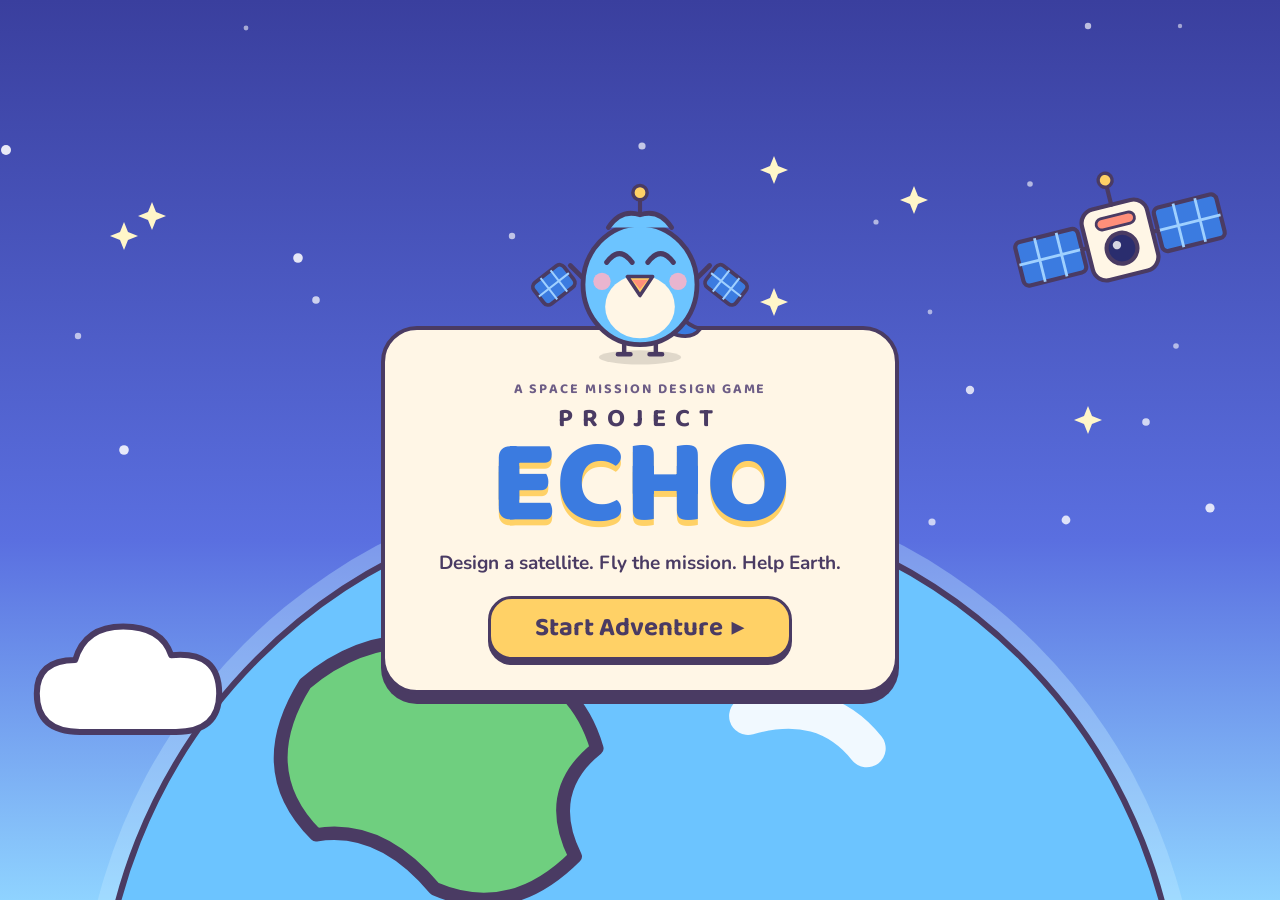
<file: game/index.html>
<!DOCTYPE html>
<html lang="en">
<head>
<meta charset="utf-8">
<meta name="viewport" content="width=device-width, initial-scale=1">
<title>Project ECHO: a space mission design game</title>
<link rel="preconnect" href="https://fonts.googleapis.com">
<link href="https://fonts.googleapis.com/css2?family=Space+Grotesk:wght@500;700&family=Inter:wght@400;500;600&display=swap" rel="stylesheet">
<link href="https://fonts.googleapis.com/css2?family=Anton&family=Poppins:wght@300;400;500;600;700&display=swap" rel="stylesheet">
<link href="https://fonts.googleapis.com/css2?family=Baloo+2:wght@600;700;800&family=Nunito:wght@600;700;800&display=swap" rel="stylesheet">
<style>
:root{
  --img-hero:url(assets/hero.jpg);--img-horizon:url(assets/horizon.jpg);--img-half:url(assets/half.jpg);--img-side:url(assets/side.jpg);
  --glass:rgba(255,255,255,.065);--glass2:rgba(255,255,255,.11);--line:rgba(255,255,255,.16);--line2:rgba(255,255,255,.45);
  --text:#fff;--muted:rgba(255,255,255,.62);--dim:rgba(255,255,255,.42);
  --blue:#5aa9ff;--blue2:#2f7dff;--good:#3ddc97;--warn:#ffc857;--bad:#ff7a6b;
  --r:22px;
}
*{box-sizing:border-box;margin:0;padding:0}
html,body{height:100%;background:#000;color:var(--text);font-family:Poppins,system-ui,sans-serif;font-size:14px;-webkit-font-smoothing:antialiased}
button{font:inherit;color:inherit;cursor:pointer;border:0;background:none}
input{font:inherit;color:inherit}
.display{font-family:Anton,Impact,sans-serif;font-weight:400;text-transform:uppercase;letter-spacing:.01em;line-height:.95}
.eyebrow{font-size:12px;letter-spacing:.22em;text-transform:uppercase;color:var(--blue);font-weight:600}
.muted{color:var(--muted)}

/* ---------- background layers ---------- */
#bg{position:fixed;inset:0;z-index:0;overflow:hidden;background:#000}
#bg .photo{position:absolute;inset:-40px;background-size:cover;background-position:center;transition:opacity .8s,filter .8s,transform 1.2s}
#bg .shade{position:absolute;inset:0;transition:background .8s}
.stars{position:absolute;inset:0;background-image:
 radial-gradient(1px 1px at 12% 18%,#fff9,transparent),radial-gradient(1px 1px at 72% 12%,#fff8,transparent),
 radial-gradient(1.4px 1.4px at 38% 72%,#fffa,transparent),radial-gradient(1px 1px at 88% 64%,#fff7,transparent),
 radial-gradient(1px 1px at 55% 40%,#fff6,transparent),radial-gradient(1.2px 1.2px at 22% 88%,#fff8,transparent),
 radial-gradient(1px 1px at 92% 30%,#fff6,transparent),radial-gradient(1px 1px at 6% 52%,#fff7,transparent),
 radial-gradient(1px 1px at 64% 92%,#fff5,transparent),radial-gradient(1.3px 1.3px at 46% 8%,#fff8,transparent);opacity:.9}
.flare{position:absolute;width:180px;height:180px;pointer-events:none;mix-blend-mode:screen;z-index:1}
.flare::before,.flare::after{content:"";position:absolute;left:50%;top:50%;background:linear-gradient(90deg,transparent,#fff,transparent);transform:translate(-50%,-50%)}
.flare::before{width:100%;height:2px}
.flare::after{width:2px;height:100%;background:linear-gradient(180deg,transparent,#fff,transparent)}
.flare i{position:absolute;left:50%;top:50%;width:26px;height:26px;border-radius:50%;transform:translate(-50%,-50%);background:radial-gradient(circle,#fff 0,#fff8 25%,transparent 70%);box-shadow:0 0 40px 10px #ffffff40}
.flare.sm{width:110px;height:110px}
.flare.tilt{transform:rotate(18deg)}

#app{position:relative;z-index:2;min-height:100vh}
.screen{min-height:100vh;animation:fade .5s ease}
@keyframes fade{from{opacity:0;transform:translateY(8px)}to{opacity:1;transform:none}}

/* ---------- glass ---------- */
.glass{background:var(--glass);border:1px solid var(--line);border-radius:var(--r);backdrop-filter:blur(18px) saturate(140%);-webkit-backdrop-filter:blur(18px) saturate(140%)}
.btn{display:inline-flex;align-items:center;justify-content:center;gap:8px;height:46px;padding:0 24px;border-radius:999px;font-weight:600;font-size:clamp(15px,1.1vw,17px);transition:.2s}
.btn.primary{background:#fff;color:#000}
.btn.primary:hover{background:#dfeaff;transform:translateY(-1px)}
.btn.blue{background:var(--blue2);color:#fff;box-shadow:0 8px 30px -8px #2f7dffaa}
.btn.blue:hover{background:#4a8fff}
.btn.ghost{border:1px solid var(--line2);color:#fff}
.btn.ghost:hover{background:#ffffff14}
.btn.good{background:var(--good);color:#032015}
.btn.good:hover{filter:brightness(1.08)}
.btn[disabled]{opacity:.35;pointer-events:none}
.chip{display:inline-flex;align-items:center;height:22px;padding:0 10px;border-radius:999px;font-size:12px;font-weight:600;border:1px solid var(--line);color:var(--muted)}
.chip.good{background:#3ddc9722;border-color:#3ddc9755;color:var(--good)}
.chip.warn{background:#ffc85722;border-color:#ffc85755;color:var(--warn)}
.chip.bad{background:#ff7a6b22;border-color:#ff7a6b55;color:var(--bad)}
.chip.solid{background:#fff;color:#000;border-color:#fff}

/* ---------- top nav (template-style pill) ---------- */
.nav{position:sticky;top:0;z-index:20;padding:18px 28px 0}
.nav-in{display:flex;align-items:center;gap:18px;height:54px;padding:0 10px 0 14px;border:1px solid var(--line2);border-radius:16px;background:rgba(0,0,0,.35);backdrop-filter:blur(14px);-webkit-backdrop-filter:blur(14px)}
.logo{display:flex;align-items:center;gap:10px;font-weight:700;font-size:12px;letter-spacing:.08em;text-transform:uppercase;white-space:nowrap}
.logo svg{width:26px;height:26px}
.backbtn{height:34px;padding:0 14px;border-radius:10px;border:1px solid var(--line);font-size:12px;font-weight:600;display:flex;align-items:center;gap:6px}
.backbtn:hover{background:#ffffff14}
.steps{flex:1;display:flex;justify-content:center;align-items:center;gap:10px}
.step{display:flex;align-items:center;gap:8px;font-size:12px;font-weight:600;letter-spacing:.12em;text-transform:uppercase;color:var(--dim)}
.step .dot{width:22px;height:22px;border-radius:50%;border:1px solid var(--line2);display:grid;place-items:center;font-size:12px;letter-spacing:0}
.step.done{color:var(--muted)}.step.done .dot{background:#fff;color:#000;border-color:#fff}
.step.on{color:#fff}.step.on .dot{border-color:var(--blue);color:var(--blue);box-shadow:0 0 0 4px #5aa9ff22}
.step-line{width:34px;height:1px;background:var(--line)}
.who{font-size:12px;color:var(--muted);white-space:nowrap}.who b{color:#fff}

/* ---------- sign-in ---------- */
.signin{display:grid;grid-template-columns:1.1fr .9fr;align-items:center;gap:40px;padding:0 7vw;min-height:100vh}
.signin h1{font-size:clamp(56px,7.4vw,112px);margin:18px 0 22px}
.signin p.lead{max-width:420px;color:var(--muted);font-size:15px;line-height:1.6}
.card-sign{padding:34px;max-width:400px;justify-self:end;width:100%}
.card-sign h2{font-size:22px;font-weight:600;margin-bottom:4px}
.field{margin-top:16px}
.field label{display:block;font-size:12px;font-weight:500;color:var(--muted);margin-bottom:6px}
.field input{width:100%;height:46px;border-radius:12px;border:1px solid var(--line);background:rgba(0,0,0,.35);padding:0 14px;outline:none;transition:.2s}
.field input:focus{border-color:var(--blue);box-shadow:0 0 0 4px #5aa9ff22}
.card-sign .btn{width:100%;margin-top:22px;height:48px}
.small{font-size:12px;color:var(--muted);text-align:center;margin-top:14px}
.small a{color:#fff}

/* ---------- centered hero ---------- */
.center-hero{min-height:100vh;display:flex;flex-direction:column;align-items:center;justify-content:center;text-align:center;padding:0 24px 18vh}
.center-hero h1{font-size:clamp(54px,8vw,120px);margin:16px 0 18px}
.center-hero p{max-width:520px;color:var(--muted);line-height:1.6;font-size:15px;margin-bottom:28px}

/* ---------- page wrappers ---------- */
.page{padding:46px 7vw 60px;max-width:1400px;margin:0 auto}
.page h1{font-size:clamp(44px,5.5vw,84px);margin:10px 0 12px}
.page .sub{color:var(--muted);max-width:560px;line-height:1.6}
.linkback{font-size:12px;color:var(--muted);letter-spacing:.1em;text-transform:uppercase;font-weight:600}
.linkback:hover{color:#fff}

/* destinations */
.dest-grid{display:grid;grid-template-columns:repeat(3,1fr);gap:22px;margin-top:40px}
.dest{padding:30px 24px 28px;text-align:center;display:flex;flex-direction:column;align-items:center;transition:.3s;min-height:380px}
.dest:hover{transform:translateY(-4px);border-color:var(--line2)}
.dest .planet{width:170px;height:170px;border-radius:50%;margin:10px 0 24px;position:relative}
.dest .planet.earth{background:url(assets/globe.webp) center/cover;box-shadow:0 0 60px 6px #3b82f655, inset -20px -10px 40px #0008;animation:spin 40s linear infinite}
.dest .planet.moon{background:radial-gradient(circle at 35% 35%,#d9d9d9,#8a8a8a 45%,#2a2a2a 80%);box-shadow:inset -24px -14px 40px #000a;filter:grayscale(1)}
.dest .planet.moon::after{content:"";position:absolute;inset:0;border-radius:50%;background:radial-gradient(circle at 60% 30%,#0003 0 10%,transparent 11%),radial-gradient(circle at 35% 62%,#0003 0 14%,transparent 15%),radial-gradient(circle at 70% 70%,#0002 0 8%,transparent 9%)}
.dest .planet.mars{background:radial-gradient(circle at 35% 35%,#e08a5c,#a4482a 45%,#3a130a 82%);box-shadow:inset -24px -14px 40px #000a}
.dest.locked .planet{opacity:.45}
.dest h3{font-family:Anton,sans-serif;font-weight:400;font-size:34px;text-transform:uppercase;letter-spacing:.02em}
.dest p{color:var(--muted);font-size:13px;margin:6px 0 20px}
@keyframes spin{from{background-position:0 center}to{background-position:0 center}}

/* missions */
.mis-grid{display:grid;grid-template-columns:repeat(3,1fr);gap:22px;margin-top:36px}
.mis{overflow:hidden;display:flex;flex-direction:column;transition:.3s}
.mis:hover{transform:translateY(-4px)}
.mis.active{border-color:#5aa9ff88;box-shadow:0 0 0 1px #5aa9ff44,0 30px 80px -30px #2f7dff88}
.mis .art{height:190px;position:relative;overflow:hidden}
.mis .art .chip{position:absolute;top:14px;left:14px}
.mis .body{padding:22px 22px 26px;flex:1;display:flex;flex-direction:column}
.mis h3{font-family:Anton,sans-serif;font-weight:400;font-size:30px;text-transform:uppercase;margin-bottom:8px}
.mis p{color:var(--muted);font-size:13px;line-height:1.6;flex:1;margin-bottom:18px}
.mis.locked .art{filter:grayscale(.6) brightness(.6)}

/* hurricane art */
.ocean{position:absolute;inset:0;background:radial-gradient(120% 90% at 60% 50%,#0f3a66 0,#082443 55%,#04121f 100%)}
.ocean::after{content:"";position:absolute;inset:0;background-image:linear-gradient(#ffffff08 1px,transparent 1px),linear-gradient(90deg,#ffffff08 1px,transparent 1px);background-size:40px 40px}
.land{position:absolute;left:-6%;top:-10%;width:30%;height:125%;background:linear-gradient(160deg,#2f5a3a,#1c3a26);border-radius:0 46% 38% 0/0 60% 40% 0;opacity:.9;filter:blur(.5px)}
.land::after{content:"";position:absolute;right:-30%;bottom:6%;width:60%;height:28%;background:inherit;border-radius:50%}
.storm{position:absolute;left:62%;top:52%;width:min(58%,330px);aspect-ratio:1;transform:translate(-50%,-50%)}
.storm .arms{position:absolute;inset:0;border-radius:50%;
  background:repeating-conic-gradient(from 0deg,rgba(255,255,255,.95) 0deg,rgba(255,255,255,.55) 22deg,rgba(255,255,255,0) 50deg,rgba(255,255,255,0) 72deg);
  -webkit-mask:radial-gradient(circle,#000 0 8%,#000 30%,rgba(0,0,0,.85) 55%,transparent 72%);mask:radial-gradient(circle,#000 0 8%,#000 30%,rgba(0,0,0,.85) 55%,transparent 72%);
  filter:blur(3px);animation:rot 14s linear infinite}
.storm .arms.b{transform:scale(.7);animation-duration:9s;opacity:.8}
.storm .eye{position:absolute;left:50%;top:50%;width:7%;aspect-ratio:1;border-radius:50%;transform:translate(-50%,-50%);background:#06182b;box-shadow:0 0 0 3px #ffffff55,0 0 18px 6px #ffffff66}
@keyframes rot{to{transform:rotate(-360deg)}}
.storm .arms.b{animation-name:rotb}
@keyframes rotb{from{transform:scale(.7) rotate(0)}to{transform:scale(.7) rotate(-360deg)}}

/* ---------- build ---------- */
.build{display:grid;grid-template-columns:minmax(380px,460px) 1fr;gap:22px;padding:22px 28px 28px;min-height:calc(100vh - 72px)}
.panel{padding:24px}
.panel h2{font-family:Anton,sans-serif;font-weight:400;font-size:36px;text-transform:uppercase;line-height:1}
.parts{display:flex;flex-direction:column;gap:8px;margin:14px 0}
.part{display:grid;grid-template-columns:36px 1fr auto;gap:12px;align-items:center;padding:9px 14px;border-radius:16px;border:1px solid var(--line);background:rgba(0,0,0,.25);transition:.2s}
.part:hover{border-color:var(--line2)}
.part .n{width:36px;height:36px;border-radius:10px;background:#ffffff14;display:grid;place-items:center;font-weight:600}
.part .k{font-size:12px;letter-spacing:.14em;text-transform:uppercase;color:var(--dim);font-weight:600}
.part .v{font-weight:600;font-size:13.5px}
.part .fx{font-size:12px;color:var(--muted);margin-top:2px}
.seg{display:flex;padding:3px;border-radius:999px;border:1px solid var(--line);background:#0006}
.seg button{height:26px;padding:0 10px;border-radius:999px;font-size:12px;font-weight:600;color:var(--muted)}
.seg button.on{background:#fff;color:#000}
.seg button.on.adv{background:var(--blue);color:#fff}
.ready{padding:16px;border-radius:16px;border:1px solid var(--line);background:rgba(0,0,0,.3)}
.meter{margin-top:12px}
.meter .row{display:flex;justify-content:space-between;font-size:14px;margin-bottom:7px}
.meter .row span:last-child{font-weight:600}
.bar{height:6px;border-radius:999px;background:#ffffff1c;overflow:hidden}
.bar i{display:block;height:100%;border-radius:inherit;background:var(--good);transition:width .7s cubic-bezier(.2,.8,.2,1),background .4s}
.bar i.warn{background:var(--warn)}.bar i.bad{background:var(--bad)}.bar i.blue{background:var(--blue)}
.pad{position:relative;border-radius:var(--r);overflow:hidden;border:1px solid var(--line);background:var(--img-horizon) center 70%/cover}
.pad::before{content:"";position:absolute;inset:0;background:linear-gradient(180deg,#0008,transparent 40%,#0006)}
.rocket{position:absolute;left:44%;bottom:6%;height:78%;transform:translateX(-50%);filter:drop-shadow(0 0 30px #5aa9ff44)}
.nose{position:absolute;right:22px;top:22px;width:270px;padding:18px}
.nose .t{font-size:12px;letter-spacing:.18em;text-transform:uppercase;color:var(--dim);font-weight:600;margin-bottom:10px}
.nose .r{display:flex;justify-content:space-between;font-size:12px;padding:4px 0;border-bottom:1px dashed #ffffff14}
.nose .r b{font-weight:600}.nose .r b.adv{color:var(--blue)}
.pad .cap{position:absolute;left:22px;bottom:20px;max-width:340px}
.pad .cap .display{font-size:46px}

/* ---------- launch ---------- */
.launch{position:fixed;inset:0;z-index:30;background:#000;overflow:hidden}
.launch .sky{position:absolute;inset:0;background:var(--img-horizon) center bottom/cover;transition:transform 6s cubic-bezier(.5,0,.3,1)}
.launch.go .sky{transform:translateY(30%) scale(1.15)}
.launch .lrocket{height:100%;display:block}
.launch .plume{position:absolute;left:50%;top:96%;width:40px;height:0;transform:translateX(-50%);background:linear-gradient(#fff,#ffc85799,#ff7a6b00);border-radius:50%;filter:blur(6px);transition:height 1.5s}
.launch.go .plume{height:60vh}
.launch .hud{position:absolute;left:0;right:0;top:12vh;text-align:center}
.launch .hud .display{font-size:clamp(48px,7vw,96px);margin-top:12px;transition:opacity .3s}
.launch .foot{position:absolute;left:8vw;right:8vw;bottom:6vh;display:flex;align-items:center;gap:20px}
.launch .foot .bar{flex:1;height:3px}
.launch .foot .bar i{background:#fff;transition:width .2s linear}

/* ---------- operate ---------- */
.ops{display:grid;grid-template-columns:1fr 330px;gap:20px;padding:20px 28px 28px;max-width:1500px;margin:0 auto}
.view{position:relative;height:clamp(300px,44vh,460px);border-radius:var(--r);overflow:hidden;border:1px solid var(--line)}
.view .tags{position:absolute;left:14px;top:14px;display:flex;gap:6px;z-index:3}
.view .tags .chip{background:#000a;backdrop-filter:blur(6px)}
.view .tags .chip.solid{background:#fff}
.view .note{position:absolute;bottom:12px;font-size:12px;padding:4px 10px;border-radius:8px;background:#000a;color:var(--muted);z-index:3}
.fmap{position:absolute;inset:0;background:radial-gradient(90% 80% at 40% 50%,#3c4a2a 0,#26331d 55%,#151c10 100%)}
.fmap::after{content:"";position:absolute;inset:0;background-image:linear-gradient(#ffffff07 1px,transparent 1px),linear-gradient(90deg,#ffffff07 1px,transparent 1px);background-size:36px 36px}
.freg{position:absolute;border:1px solid #ffffff30;border-radius:14px;background:#ffffff06}
.freg b{position:absolute;left:10px;top:8px;font-size:12px;font-weight:600;color:#ffffffb0;letter-spacing:.04em}
.freg.comm{background:repeating-linear-gradient(45deg,#ffffff0a 0 6px,transparent 6px 12px)}
.hot{position:absolute;width:16px;height:16px;margin:-8px 0 0 -8px;border-radius:50%;background:radial-gradient(circle,#fff3c2 0,#ff9d3d 40%,#ff4d1c 70%,#ff4d1c00 72%);box-shadow:0 0 18px 6px #ff6a2a88;z-index:2}
.hot.missed{background:none;border:2px dashed #ff7a6b;box-shadow:none}
.hot .lb.l{left:auto;right:18px}
.hot .lb{position:absolute;left:18px;top:-2px;white-space:nowrap;font-size:12px;color:#fff;background:#000a;padding:1px 6px;border-radius:6px}
.vmap{position:absolute;inset:0;background:linear-gradient(90deg,#2d3b25 0,#2d3b25 33%,#3d4a2a 33%,#3d4a2a 66%,#3a3d44 66%,#3a3d44 100%)}
.vzone{position:absolute;top:0;bottom:0;border-right:1px dashed #ffffff30}
.vzone b{position:absolute;left:12px;top:44px;font-size:12px;font-weight:600;color:#ffffffc0}
.vzone.q{box-shadow:inset 0 0 0 3px #5aa9ff}.vzone.d{background:#5aa9ff26}
.river{position:absolute;left:0;right:0;top:48%;height:22px;background:linear-gradient(90deg,#2a6fd6,#3d8bff);border-radius:12px;transform:skewY(-4deg);opacity:.9}
.flood{position:absolute;background:#3d8bff66;border-radius:40%}
.clouds{position:absolute;inset:0;background:radial-gradient(30% 25% at 20% 30%,#fff,#fff0 70%),radial-gradient(35% 30% at 65% 60%,#fff,#fff0 70%),radial-gradient(28% 22% at 85% 25%,#fff,#fff0 70%);pointer-events:none}
.night{position:absolute;inset:0;background:#000814;pointer-events:none}
.scanbox{position:absolute;border:1.5px dashed var(--warn);border-radius:6px;transition:all .6s cubic-bezier(.2,.8,.2,1);z-index:2;box-shadow:0 0 0 9999px #00000030}
.scanbox::after{content:"";position:absolute;left:-1px;top:-1px;width:10px;height:10px;border-left:2px solid var(--warn);border-top:2px solid var(--warn)}
.decision{margin-top:18px;padding:22px}
.dhead{display:flex;gap:14px;align-items:flex-start;margin-bottom:16px}
.dhead .ic{width:38px;height:38px;border-radius:12px;display:grid;place-items:center;background:#ff7a6b22;border:1px solid #ff7a6b55;color:var(--bad);flex:none}
.dhead h3{font-family:Anton,sans-serif;font-weight:400;font-size:clamp(26px,2.4vw,30px);text-transform:uppercase;line-height:1.05}
.dhead p{color:var(--muted);font-size:15px}
.opts{display:grid;grid-template-columns:1fr 1fr;gap:18px}
.og .lab{font-size:14px;letter-spacing:.14em;text-transform:uppercase;color:var(--dim);font-weight:600;margin-bottom:10px}
.opt{width:100%;display:flex;gap:12px;align-items:center;text-align:left;padding:11px 14px;border-radius:14px;border:1px solid var(--line);background:rgba(0,0,0,.25);margin-bottom:8px;transition:.2s}
.opt:hover{border-color:var(--line2)}
.opt .rd{width:16px;height:16px;border-radius:50%;border:1.5px solid var(--line2);flex:none;transition:.2s}
.opt.on{border-color:var(--blue);background:#2f7dff1f}
.opt.on .rd{border:5px solid var(--blue);background:#fff}
.opt b{display:block;font-size:clamp(16px,1.2vw,18px);font-weight:600}
.opt span{font-size:15px;color:var(--muted)}
.dfoot{display:flex;gap:14px;align-items:center;margin-top:10px}
.pred{flex:1;font-size:12px;color:var(--muted);padding:11px 14px;border-radius:12px;background:#ffffff0c;border:1px solid #ffffff10}
.pred b{color:#fff}
.res-grid{display:grid;grid-template-columns:1fr 1fr;gap:12px;margin:12px 0 16px}
.res{padding:14px 16px;border-radius:14px;font-size:12.5px;line-height:1.55}
.res h4{font-size:12px;font-weight:600;margin-bottom:4px;letter-spacing:.04em}
.res.good{background:#3ddc9714;border:1px solid #3ddc9744}.res.good h4{color:var(--good)}
.res.trade{background:#ffc85712;border:1px solid #ffc85740}.res.trade h4{color:var(--warn)}
.lesson{font-size:12px;color:var(--muted);flex:1}
.side{display:flex;flex-direction:column;gap:14px}
.dash{padding:18px}
.dash h4{font-size:15px;font-weight:600;margin-bottom:8px;display:flex;align-items:center;gap:8px}
.dash h4 i{width:6px;height:6px;border-radius:50%;background:var(--blue);box-shadow:0 0 10px var(--blue)}
.dash .meter .row span:first-child{color:var(--muted)}
.d{font-size:12px;font-weight:600;margin-left:4px}
.d.up{color:var(--good)}.d.down{color:var(--bad)}.d.zero{color:var(--dim)}
.kv{display:flex;justify-content:space-between;font-size:14.5px;padding:6px 0}
.kv span{color:var(--muted)}.kv b{font-weight:600}
.mini-globe{width:100%;aspect-ratio:1.6;border-radius:16px;overflow:hidden;position:relative;background:#000}
.mini-globe img{position:absolute;width:62%;left:50%;top:50%;transform:translate(-50%,-50%);filter:drop-shadow(0 0 24px #3b82f677)}
.orbit{position:absolute;left:50%;top:50%;width:84%;height:30%;border:1px dashed #ffffff40;border-radius:50%;transform:translate(-50%,-50%) rotate(-12deg)}
.sat{position:absolute;width:8px;height:8px;border-radius:50%;background:#fff;box-shadow:0 0 12px 3px #5aa9ff;left:18%;top:42%}

/* modal */
.modal-wrap{position:fixed;inset:0;z-index:40;display:grid;place-items:center;background:rgba(0,0,0,.45);backdrop-filter:blur(10px);-webkit-backdrop-filter:blur(10px);animation:fade .3s}
.modal{width:min(480px,92vw);padding:28px;background:rgba(14,18,28,.72)}
.modal .eyebrow{color:var(--bad)}
.modal h2{font-family:Anton,sans-serif;font-weight:400;font-size:40px;text-transform:uppercase;line-height:1;margin:10px 0 12px}
.modal p{color:var(--muted);line-height:1.6}
.modal .decide{margin:16px 0 20px;padding:12px 14px;border-radius:12px;background:#ffffff0d;font-size:12.5px;color:var(--muted)}
.modal .decide b{color:#fff}
.modal .acts{display:flex;gap:10px}.modal .acts .btn{flex:1}

/* report */
.report{display:grid;grid-template-columns:380px 1fr;gap:20px;padding:20px 28px 28px;max-width:1400px;margin:0 auto}
.score{padding:26px;position:relative;overflow:hidden;min-height:230px;background:linear-gradient(180deg,#0006,#000c),var(--img-half) center/cover}
.score .big{font-family:Anton,sans-serif;font-size:110px;line-height:.9}
.score .big small{font-family:Poppins;font-size:18px;color:var(--muted);margin-left:6px}
.req{display:flex;align-items:center;gap:10px;font-size:12.5px;padding:6px 0}
.req .ck{width:18px;height:18px;border-radius:50%;display:grid;place-items:center;font-size:12px;flex:none}
.req .ck.y{background:var(--good);color:#032015}.req .ck.n{background:var(--bad);color:#2a0905}
.req span{flex:1;color:var(--muted)}
.dec{display:grid;grid-template-columns:170px 1fr 1fr;gap:16px;padding:14px 0;border-bottom:1px solid #ffffff12;font-size:12px;line-height:1.55}
.dec:last-child{border-bottom:0}
.dec .t b{display:block;font-size:13px}
.dec .t span{color:var(--muted)}
.dec .g{color:var(--good)}.dec .w{color:var(--warn)}
.acts-row{display:flex;gap:12px;justify-content:flex-end;margin-top:18px}
.toast{position:fixed;left:50%;bottom:30px;transform:translateX(-50%);z-index:60;padding:12px 20px;border-radius:999px;background:#fff;color:#000;font-weight:600;font-size:13px;animation:fade .3s}

@media(max-width:1000px){
  .signin,.build,.ops,.report{grid-template-columns:1fr}
  .dest-grid,.mis-grid{grid-template-columns:1fr}
  .card-sign{justify-self:stretch}
  .steps .step span.lbl,.step-line{display:none}
  .dec{grid-template-columns:1fr}
  .pad{min-height:520px}
}

/* ---- Sign-in: teammate demo style (navy gradient, white card) ---- */
.screen.signin{background:none;font-family:Inter,system-ui,sans-serif;gap:6vw}
.signin .eyebrow{color:#a9bff5;font-family:Inter,sans-serif;font-weight:500;font-size:15px;letter-spacing:.2em}
.signin h1.display{font-family:"Space Grotesk",Inter,sans-serif;font-weight:700;text-transform:none;letter-spacing:-.01em;line-height:1.0;font-size:clamp(48px,5.4vw,104px);margin:22px 0 26px;color:#fff}
.signin p.lead{color:#cdd8ef;font-size:clamp(16px,1.35vw,22px);line-height:1.55;max-width:560px}
.signin .card-sign{background:#fff;color:#16213e;border:none;border-radius:26px;padding:clamp(28px,3.6vw,56px);box-shadow:0 30px 80px #0007;backdrop-filter:none;max-width:600px;width:100%;justify-self:end}
.signin .card-sign h2{font-family:"Space Grotesk",Inter,sans-serif;font-weight:700;font-size:clamp(28px,2.6vw,40px);color:#16213e;text-transform:none;letter-spacing:0;margin-bottom:10px}
.signin .card-sign .muted{color:#55607a!important;font-size:clamp(14px,1.1vw,17px)!important}
.signin .card-sign .field label{color:#16213e;font-weight:600;font-size:15px;letter-spacing:0;text-transform:none;font-family:Inter,sans-serif}
.signin .card-sign input{background:#fff;color:#16213e;border:1.5px solid #e1e5ed;border-radius:12px;height:56px;font-size:17px;padding:0 18px;font-family:Inter,sans-serif}
.signin .card-sign input::placeholder{color:#6b7488}
.signin .card-sign input:focus{outline:none;border-color:#2f6fe8;box-shadow:0 0 0 3px #2f6fe833}
.signin .card-sign .btn.primary{background:#2f6fe8;color:#fff;border-radius:10px;height:60px;width:100%;font-family:Inter,sans-serif;font-weight:600;font-size:19px;letter-spacing:0;text-transform:none;box-shadow:none;margin-top:8px}
.signin .card-sign .btn.primary:hover{background:#285fd0}
.signin .card-sign .field{margin-top:20px}
.signin .card-sign .small{color:#55607a;text-align:center;font-size:16px;margin-top:18px}
.signin .card-sign .small a{color:#2f6fe8;text-decoration:underline}

/* Storm Watch operate sidebar: mission goal checklist */
.gl-sum{display:flex;align-items:center;justify-content:space-between;cursor:pointer;list-style:none}
.gl-sum::-webkit-details-marker{display:none}
.gl-sum .n{font-size:12px;color:var(--muted);font-weight:600}
.gl-sum::after{content:'▸';color:var(--blue);margin-left:8px}
details[open]>.gl-sum::after{content:'▾'}
.gl-list{list-style:none;margin:10px 0 0;padding:0;display:grid;gap:7px}
.gl-list li{display:flex;align-items:center;gap:9px;font-size:12.5px;line-height:1.4}
.gl-dot{flex:none;width:18px;height:18px;border-radius:50%;border:1.5px solid var(--line2);display:grid;place-items:center;font-size:12px;font-weight:800}
.gl-dot.ok{border-color:var(--good);background:var(--good);color:#032015}
.gl-dot.x{border-color:var(--bad);background:var(--bad);color:#2a0905}
.gl-list li.ok span{color:var(--muted);text-decoration:line-through;text-decoration-color:#ffffff33}
</style>
</head>
<body>
<div id="bg"><div class="photo" id="bgPhoto"></div><div class="shade" id="bgShade"></div><div class="stars"></div><div id="flares"></div></div>
<div id="app"></div>
<div id="layer"></div>

<script src="scenario.js"></script>
<script src="provenance.js"></script>
<script src="nasa-data.js"></script>
<script src="nasa-s1.js"></script>
<script src="engine.js"></script>
<script src="wildfire-engine.js"></script>
<script src="flood-engine.js"></script>
<script src="mission-design.js"></script>
<script>
const GLOBE='assets/globe.webp';
const $=s=>document.querySelector(s);
const fmt=n=>(Math.round(n*10)/10).toString();
// Health v2: explain any health change in a challenge result (unpowered hours and deep-discharge hours come from the engine).
function healthNote(b,a){if(a.health>=b.health)return '';const uh=(a.unpoweredHours||0)-(b.unpoweredHours||0),dh=(a.deepHours||0)-(b.deepHours||0);const why=[uh>0?`essential systems unpowered ${uh} h`:'',dh>0?`battery below 25% for ${dh} h, which wears it out`:''].filter(Boolean).join('; ');return ` Health ${b.health}% → ${a.health}%${why?` (${why})`:''}.`;}

/* ================== DATA ================== */
const ENG=window.SWEngine, CFG=ENG.makeConfig('v35');
const PARTLABEL={instrument:'Scientific instrument',observation:'Observation system',power:'Power system',comms:'Communication system',storage:'Data storage'};
const PARTFX={
 instrument:{std:p=>`${p.sizeGB} GB/image · ${p.basePts} pt/image · ${p.imgKW} kW while imaging`,adv:p=>`${p.sizeGB} GB/image · ${p.basePts} pts/image · ${p.imgKW} kW while imaging`},
 observation:{std:p=>`Up to ${p.maxPerHour} image/hour`,adv:p=>`Up to ${p.maxPerHour} images/hour`},
 power:{std:p=>`${p.solarKW} kW solar · ${p.battKWh} kWh battery`,adv:p=>`${p.solarKW} kW solar · ${p.battKWh} kWh battery`},
 comms:{std:p=>`Up to ${p.rateGBh} GB/hour to Earth`,adv:p=>`Up to ${p.rateGBh} GB/hour to Earth`},
 storage:{std:p=>`${p.capGB} GB on board`,adv:p=>`${p.capGB} GB on board`}};
const PARTS=Object.keys(PARTLABEL).map(k=>({key:k,label:PARTLABEL[k],
  std:Object.assign({n:CFG.parts[k].std.name,kg:CFG.parts[k].std.kg,m:CFG.parts[k].std.costM,fx:PARTFX[k].std(CFG.parts[k].std)}),
  adv:Object.assign({n:CFG.parts[k].adv.name,kg:CFG.parts[k].adv.kg,m:CFG.parts[k].adv.costM,fx:PARTFX[k].adv(CFG.parts[k].adv)})}));
const MAX_KG=CFG.limits.kg, MAX_M=CFG.limits.costM, BUS=CFG.bus;

const CH=[
 {title:'The storm is developing',sub:'Forecasters need a first look at the storm’s structure.',
  alert:'A hurricane is strengthening over the Atlantic. Forecasters need images that show the storm’s shape and its eye.',
  decide:'how sharp your images are and how much of the storm you scan.',
  groups:[{lab:'Instrument mode',opts:[['std','Standard resolution','Smaller files, less power'],['high','High resolution','Sharper, bigger files']]},
          {lab:'Observation mode',opts:[['wide','Wide scan','Covers 90% of the storm area'],['focus','Focused scan','Covers 45%: sharp core, half the data']]}],
  lesson:'Sharper, more frequent images mean more data to store and send.'},
 {title:'Storage is filling up',sub:'Keep useful images without running out of space.',
  alert:'Images are piling up on board. More are coming, and storage is limited.',
  decide:'image quality and what to do when storage is full.',
  groups:[{lab:'Instrument mode',opts:[['std','Standard resolution','Saves space'],['high','High resolution','Best detail, more space']]},
          {lab:'Storage plan',opts:[['keep','Keep all images','New images are refused when full'],['prio','Prioritize key images','Drop low-value images to make room']]}],
  lesson:'Storage is a buffer, not a bin: what can’t be sent or stored is lost.'},
 {title:'Power anomaly!',sub:'Solar generation is down to 35%.',
  alert:'A fault cuts your solar power to 35% for six hours. The battery must cover the gap, and the spacecraft’s essential systems always come first.',
  decide:'how hard to run the satellite while power is low.',
  groups:[{lab:'Power mode',opts:[['normal','Normal operations','Full activity, more drain'],['save','Power saving','25% less extra power, 1 picture/hour max']]},
          {lab:'Observation mode',opts:[['freq','Frequent','As many pictures as hardware allows'],['occ','Occasional','One picture every 2 hours']]}],
  lesson:'Solar panels and batteries work as a team; when sunlight drops, stored energy decides what you can do. Draining the battery below 25% wears it out and costs health.'},
 {title:'Urgent hurricane update',sub:'Deliver a fresh image before the deadline.',
  alert:'The storm is nearing the coast. Forecasters need a fresh image delivered before hour 24.',
  decide:'how fast to send data and how much power to spend.',
  groups:[{lab:'Downlink speed',opts:[['std','Standard','Half speed, less power'],['fast','High-speed','Full speed, more power']]},
          {lab:'Power mode',opts:[['full','Full power','Full sending rate'],['eco','Eco mode','30% less power, 30% slower']]}],
  lesson:'Data only helps people once it reaches the ground, on time. A big file already being sent can hold up a fresh one.'},
];

/* ================== STATE ================== */
const S={screen:'signin',design:{instrument:'std',observation:'std',power:'std',comms:'std',storage:'std'},unlocked:false};
function resetOps(){
  S.ops={ci:0,phase:'alert',choice:CH.map(c=>c.groups.map(g=>g.opts[0][0])),M:Object.assign(ENG.newMission(S.design,'v35',S.scn.storm),{traceOn:true}),delta:{},log:[]};
}
function D(){return ENG.derive(S.ops.M)}

/* ================== BACKGROUND ================== */
const BG={
 signin:{img:'var(--img-horizon)',blur:0,shade:'linear-gradient(180deg,#000a,#0000 50%,#0006),linear-gradient(90deg,#000a 0,#0006 40%,#0000 70%)',flares:[[8,16,'sm'],[52,10,'']]},
 ready:{img:'var(--img-horizon)',blur:0,shade:'linear-gradient(180deg,#000a,#0000 50%,#0006)',flares:[[14,20,''],[84,66,'sm tilt']]},
 dest:{img:'none',blur:0,shade:'radial-gradient(80% 60% at 50% 100%,#0b2a5a55,#000 70%)',flares:[[6,30,''],[92,12,'sm'],[78,88,'sm tilt']]},
 missions:{img:'var(--img-half)',blur:6,shade:'linear-gradient(90deg,#000e,#000b 50%,#0008)',flares:[[90,18,'']]},
 build:{img:'var(--img-side)',blur:22,shade:'#000c',flares:[]},
 ops:{img:'var(--img-side)',blur:28,shade:'linear-gradient(180deg,#000d,#000b)',flares:[]},
 report:{img:'var(--img-horizon)',blur:24,shade:'#000c',flares:[]},
};
function setBg(key){
  const b=BG[key];const p=$('#bgPhoto');
  p.style.backgroundImage=b.img;p.style.filter=b.blur?`blur(${b.blur}px) brightness(.9)`:'none';
  p.style.transform=b.flip?'scaleX(-1)':'none';
  $('#bgShade').style.background=b.shade;
  $('#flares').innerHTML=b.flares.map(([x,y,c])=>`<div class="flare ${c}" style="left:calc(${x}% - 90px);top:calc(${y}% - 90px)"><i></i></div>`).join('');
}

/* ================== PIECES ================== */
const LOGO=`<svg viewBox="0 0 32 32" fill="none"><circle cx="16" cy="16" r="7" fill="#fff"/><ellipse cx="16" cy="16" rx="14" ry="5" stroke="#fff" stroke-width="1.6" transform="rotate(-20 16 16)"/></svg>`;
function nav(step,name='Storm Watch',chip='Earth · Mission 1'){
  const names=['Build','Launch','Operate','Report'];
  return `<div class="nav"><div class="nav-in">
   <button class="backbtn" data-a="back">‹ Back</button>
   <div class="logo">${LOGO}<span>${name}</span><span class="chip">${chip}</span></div>
   <div class="steps">${names.map((n,i)=>`${i?'<div class="step-line"></div>':''}<div class="step ${i<step?'done':i===step?'on':''}"><div class="dot">${i<step?'✓':i+1}</div><span class="lbl">${n}</span></div>`).join('')}</div>
   <div class="who"><button class="navbtn" data-a="sources">Data & sources</button></div></div></div>`;
}
let cardArt=()=>'';
let stormArt=()=>`<div class="ocean"></div><div class="land"></div><div class="storm"><div class="arms"></div><div class="arms b"></div><div class="eye"></div></div>`;
const rocketSVG=(cls,label='STORM WATCH')=>`<svg class="${cls}" viewBox="0 0 120 520" fill="none">
 <path d="M60 4C38 40 30 90 30 130h60c0-40-8-90-30-126z" fill="#f4f7fb"/>
 <rect x="30" y="130" width="60" height="320" fill="#eef2f8"/><rect x="30" y="130" width="60" height="320" fill="url(#sh)"/>
 <rect x="30" y="236" width="60" height="9" fill="#2f7dff"/>
 <path d="M30 380L6 470h24zM90 380l24 90H90z" fill="#0b1830"/>
 <rect x="40" y="450" width="40" height="18" fill="#3a4250"/>
 <text x="64" y="290" fill="#0b1830" font-family="Anton,Impact" font-size="15" transform="rotate(90 64 290)" letter-spacing="2">${label}</text>
 <defs><linearGradient id="sh" x1="30" x2="90"><stop stop-color="#000" stop-opacity=".0"/><stop offset=".7" stop-color="#000" stop-opacity=".05"/><stop offset="1" stop-color="#000" stop-opacity=".28"/></linearGradient></defs></svg>`;
function meter(label,val,max,unit,cls,delta){
  const pct=Math.max(0,Math.min(100,val/max*100));
  return `<div class="meter"><div class="row"><span>${label}</span><span>${unit(val)}${delta||''}</span></div><div class="bar"><i class="${cls||''}" style="width:${pct}%"></i></div></div>`;
}
function dlt(v,suf=''){if(v===undefined)return'';const r=Math.round(v*10)/10;if(r===0)return`<span class="d zero">±0${suf}</span>`;return `<span class="d ${r>0?'up':'down'}">${r>0?'+':''}${r}${suf}</span>`}

/* ================== SCREENS ================== */
const V={};
V.signin=()=>`<div class="screen signin">
  <div><div class="eyebrow">NASA-inspired mission lab</div>
   <h1 class="display">Design it.<br>Launch it.<br>Run the mission.</h1>
   <p class="lead">Build a real-style satellite, make engineering trade-offs, and see if your mission succeeds.</p></div>
  <form class="glass card-sign" id="signForm">
   <h2>Sign in</h2><p class="muted" style="font-size:13px">Pick up your missions where you left off.</p>
   <div class="field"><label>Email</label><input type="email" placeholder="you@school.edu"></div>
   <div class="field"><label>Password</label><input type="password" value="••••••••"></div>
   <button class="btn primary" type="submit">Sign in</button>
   <p class="small">New here? <a href="#" onclick="return false">Create an account</a></p>
  </form></div>`;
V.ready=()=>`<div class="screen center-hero">
  <div class="eyebrow">Welcome back, Cadet</div>
  <h1 class="display">Mission Control<br>is ready</h1>
  <p>Every mission takes about 10–15 minutes. Choose wisely: every part you add costs mass, money and power.</p>
  <button class="btn primary" data-a="go" data-to="dest">Start →</button></div>`;
V.dest=()=>`<div class="screen page">
  <div class="eyebrow">Step 1 · Choose a destination</div>
  <h1 class="display">Where will your<br>mission go?</h1>
  <div class="dest-grid">
   <div class="glass dest"><div class="planet earth"></div><h3>Earth</h3><p>3 missions · Beginner to intermediate</p><button class="btn blue" data-a="go" data-to="missions">Explore Earth</button></div>
   <div class="glass dest locked"><div class="planet moon"></div><h3>Moon</h3><p>🔒 Coming soon</p><button class="btn ghost" disabled>Locked</button></div>
   <div class="glass dest locked"><div class="planet mars"></div><h3>Mars</h3><p>🔒 Coming soon</p><button class="btn ghost" disabled>Locked</button></div>
  </div></div>`;
V.missions=()=>`<div class="screen page">
  <button class="linkback" data-a="go" data-to="dest">← All destinations</button>
  <h1 class="display">Earth missions</h1>
  <p class="sub">Satellites help people on Earth see storms, fires and floods from above. Storm Watch is the easier start.</p>
  <div class="mis-grid">
   <div class="glass mis active"><div class="art">${stormArt()}<span class="chip solid">Beginner</span></div>
    <div class="body"><h3>Storm Watch</h3><p>Watch a growing Atlantic hurricane from geostationary orbit and get key images to forecasters in 24 hours.</p>
    <div><button class="btn blue" data-a="startMission">Start mission →</button></div></div></div>
   <div class="glass mis active"><div class="art" style="background:#1d2a17">${cardArt('fire')}<span class="chip solid">Intermediate</span></div>
    <div class="body"><h3>Wildfire Watch</h3><p>Spot fires from low Earth orbit. Limited passes, short ground contacts: get the alert to responders in time.</p><div><button class="btn blue" data-a="fstart">Start mission →</button></div></div></div>
   <div class="glass mis active"><div class="art" style="background:#123a6a">${cardArt('flood')}<span class="chip solid">Beginner–Intermediate</span></div>
    <div class="body"><h3>Flood Watch</h3><p>Map a flooding river valley with an optical camera or radar. Clouds, night and short contacts stand in your way.</p><div><button class="btn blue" data-a="lstart">Start mission →</button></div></div></div>
  </div></div>`;

function totals(){let kg=BUS.kg,m=BUS.costM;PARTS.forEach(p=>{const o=p[S.design[p.key]];kg+=o.kg;m+=o.m});return{kg,m}}
V.build=()=>{const t=totals();const okKg=t.kg<=MAX_KG,okM=t.m<=MAX_M,ok=okKg&&okM;
 return `<div class="screen">${nav(0)}<div class="build">
  <div class="glass panel"><h2>Build your satellite</h2><p class="muted" style="font-size:12.5px;margin-top:6px">Choose Standard or Advanced for each part. Watch mass and budget above the parts.</p>
   <div class="parts">${PARTS.map((p,i)=>{const v=S.design[p.key];const o=p[v];return `<div class="part"><div class="n">${i+1}</div>
     <div><div class="k">${p.label}</div><div class="v">${o.n}</div><div class="fx">${o.fx} · ${o.kg} kg · $${o.m}M</div></div>
     <div class="seg"><button class="${v==='std'?'on':''}" data-a="part" data-k="${p.key}" data-v="std">Std</button><button class="${v==='adv'?'on adv':''}" data-a="part" data-k="${p.key}" data-v="adv">Adv</button></div></div>`}).join('')}</div>
   ${scenarioCard('storm')}<div class="ready"><div style="display:flex;justify-content:space-between;align-items:center"><b style="font-weight:600">Launch readiness</b><span class="chip ${ok?'good':'bad'}">${ok?'Launch ready':okKg?'Over budget':'Too heavy'}</span></div>
    ${meter('Total mass',t.kg,MAX_KG,v=>`${v.toLocaleString()} / ${MAX_KG.toLocaleString()} kg`,okKg?(t.kg/MAX_KG>.95?'warn':''):'bad')}
    ${meter('Mission budget',t.m,MAX_M,v=>`$${v}M / $${MAX_M}M`,okM?(t.m/MAX_M>.95?'warn':''):'bad')}
    <div class="muted" style="font-size:12px;margin-top:8px">Includes fixed spacecraft bus: ${BUS.kg.toLocaleString()} kg · $${BUS.costM}M (structure, propulsion, fuel, thermal).</div>
    ${!ok?`<div class="muted" style="font-size:12px;margin-top:6px;color:var(--bad)">${!okKg?MissionDesign.launchCheck('storm',t.kg).message+' ':''}${!okM?`Over budget by $${t.m-MAX_M}M. Try a Standard part.`:''}</div>`:''}
    <button class="btn good" style="width:100%;margin-top:16px;height:48px" data-a="mrr" data-m="storm">Design Check →</button></div>
  </div>
  <div class="pad">${rocketSVG('rocket')}
   <div class="glass nose"><div class="t">Inside the nose cone</div>${PARTS.map(p=>`<div class="r"><span class="muted">${p.label.replace('Scientific ','')}</span><b class="${S.design[p.key]}">${S.design[p.key]==='adv'?'Advanced':'Standard'}</b></div>`).join('')}<div class="muted" style="font-size:12px;margin-top:10px">Orbit: Geostationary (fixed) · 35,786 km</div></div>
  </div></div></div>`};

/* ---------- operate ---------- */
function scanRect(){const o=S.ops;const c=o.choice[o.ci];
  if(o.ci===0&&c[1]==='focus')return{l:52,t:30,w:20,h:44};
  if(o.ci===2&&c[1]==='occ')return{l:46,t:20,w:32,h:64};
  return{l:34,t:8,w:56,h:84};}
function predict(){const o=S.ops,c=o.choice[o.ci],ci=o.ci;
  if(ci===0)return `Data ${c[0]==='high'?'high':'low'} · Detail ${c[0]==='high'?'higher':'lower'} · Coverage ${c[1]==='wide'?'90%':'45%'}`;
  if(ci===1)return `Storage growth ${c[0]==='high'?'fast':'slow'} · When full: ${c[1]==='keep'?'refuse new images':'drop low-value images'}`;
  if(ci===2)return `Battery drain ${c[0]==='normal'?'high':'moderate'} · Images ${c[1]==='freq'?(c[0]==='save'?'some':'many'):'few'}`;
  return `Sending speed ${c[0]==='fast'?(c[1]==='eco'?'medium-high':'high'):(c[1]==='eco'?'low':'medium')} · Power use ${c[0]==='fast'&&c[1]==='full'?'high':'lower'}`;}
function goalChecklist(){const o=S.ops,M=o.M,sc=ENG.score(M),x=live(D());
 const g4=M.failed?'x':(x.t>=24-1e-9&&sc.gates.G4)?'ok':'';
 const items=[['Observe the storm in at least 3 of 4 phases',sc.gates.G2?'ok':''],['Deliver 12 science points to Earth',sc.gates.G1?'ok':''],['Send a late storm image before the deadline',sc.gates.G3?'ok':''],['Keep your satellite powered',g4]];
 const dot=s=>s==='ok'?'<span class="gl-dot ok" aria-hidden="true">✓</span>':s==='x'?'<span class="gl-dot x" aria-hidden="true">✕</span>':'<span class="gl-dot" aria-hidden="true"></span>';
 const n=items.filter(i=>i[1]==='ok').length;
 return `<div class="glass dash"><details open><summary class="gl-sum"><h4 style="margin:0"><i></i>Mission checklist</h4><span class="n">${n} / 4</span></summary>
  <ul class="gl-list">${items.map(i=>`<li class="${i[1]}">${dot(i[1])}<span>${i[0]}</span></li>`).join('')}</ul></details></div>`;}
function dash(){const o=S.ops,d=o.delta,x=live(D());
 return `<div class="side">
  <div class="glass dash"><div class="mini-globe"><img src="${GLOBE}" alt=""><div class="orbit"></div><div class="sat"></div></div></div>
  ${goalChecklist()}
  <div class="glass dash"><h4><i></i>Mission goal</h4>
   ${meter('Storm coverage',x.coveredPhases,4,v=>`<b>${v} / 4 phases</b>`,x.coveredPhases>=3?'':'warn',dlt(d.cov))}
   ${meter('Useful data delivered',x.deliveredScience,12,v=>`<b>${fmt(v)} / 12 pts</b>`,x.deliveredScience>=12?'':'warn',dlt(d.pts,' pts'))}</div>
  <div class="glass dash"><h4><i></i>Satellite status</h4>
   ${meter('Battery',x.batteryPct,100,v=>`<b>${Math.round(v)}%</b>`,x.batteryPct<30?'bad':x.batteryPct<70?'warn':'',dlt(d.batt,'%'))}
   ${meter('Storage used',x.storagePct,100,v=>`<b>${Math.round(v)}%</b>`,x.storagePct>85?'bad':x.storagePct>60?'warn':'blue',dlt(d.st,'%'))}
   ${meter('Health',x.health,100,v=>`<b>${v}%</b>`,x.health<80?'warn':'',dlt(d.health,'%'))}</div>
 </div>`;}
V.ops=()=>{const o=S.ops,ch=chx('storm',o.ci),r=scanRect(),c=o.choice[o.ci];
 let body;
 if(o.phase==='result'){const L=o.log[o.ci];
  body=`<div class="glass decision"><div style="display:flex;justify-content:space-between;align-items:center"><div class="dhead" style="margin:0"><div><h3>Challenge ${o.ci+1} result</h3><p>Your choices: <b style="color:#fff">${L.choices}</b></p></div></div><span class="chip ${L.met?'good':'warn'}">${L.badge}</span></div>
   <div class="res-grid"><div class="res good"><h4>What went well</h4>${L.good}</div><div class="res trade"><h4>The trade-off</h4>${L.trade}</div></div>
   <div class="dfoot"><div class="lesson">Lesson: ${ch.lesson} The dashboard on the right shows the updated numbers.</div><button class="btn primary" data-a="next">${o.ci===3?'View final report →':'Next challenge →'}</button></div></div>`;
 } else {
  body=`<div class="glass decision"><div class="dhead"><div class="ic">!</div><div><h3>${ch.title}</h3><p>${ch.sub}</p></div></div>
   <div class="opts">${ch.groups.map((g,gi)=>`<div class="og"><div class="lab">${g.lab}</div>${g.opts.map(op=>`<button class="opt ${c[gi]===op[0]?'on':''}" data-a="opt" data-g="${gi}" data-v="${op[0]}"><div class="rd"></div><div><b>${op[1]}</b><span>${op[2]}</span></div></button>`).join('')}</div>`).join('')}</div>
   ${predChips()}<div class="dfoot" style="justify-content:flex-end"><button class="btn blue" data-a="run">Confirm & run 6 hours</button></div></div>`;
 }
 if(o.phase==='playing')body=journeyPanel();
 return `<div class="screen">${nav(2)}<div class="ops"><div>
  <div class="view ${fpAttr()?'clickfp':''}" ${fpAttr()}>${stormArt()}
   <div class="tags"><span class="chip solid">Challenge ${o.ci+1} / 4</span><span class="chip">Hours ${o.ci*6}–${o.ci*6+6}</span></div>
   ${satOverlay()}<div class="scanbox" style="left:${r.l}%;top:${r.t}%;width:${r.w}%;height:${r.h}%"></div>
   <div class="note" style="left:12px">Illustration · not real imagery</div>
   <div class="note" style="right:12px;color:var(--warn)">Yellow box = what your camera is scanning</div>
  </div>${body}</div>${dash()}</div></div>`};

/* ---------- report ---------- */
function scoreCard(){const sc=ENG.score(S.ops.M),x=sc.derived;
  const req=[['Delivered science ≥ 12 pts',sc.gates.G1,fmt(x.deliveredScience)+' / 12'],['Coverage ≥ 3 storm phases',sc.gates.G2,x.coveredPhases+' / 4'],
   ['Critical update on time (a phase-4 image delivered by hour 24)',sc.gates.G3,x.critical?`captured ${fmt(x.criticalRec.t)} h → delivered ${fmt(x.criticalRec.deliveredAt)} h`:'Missed'],['Essential systems running',sc.gates.G4,x.health+'% health']];
  return{sci:Math.round(sc.sci*10)/10,tim:Math.round(sc.del*10)/10,res:Math.round(sc.eff*10)/10,rel:Math.round(sc.rel*10)/10,total:sc.total,req,success:sc.outcome==='Mission Success',outcome:sc.outcome,sc,x};}
V.report=()=>{const o=S.ops,s=scoreCard(),x=s.x,M=o.M;
 const chip=s.outcome==='Mission Success'?'good':s.outcome==='Partial Success'?'warn':'bad';
 const lessons=[];
 if(!s.sc.gates.G3)lessons.push(x.hasPhase4?'A fresh phase-4 image was taken but did not reach Earth by hour 24. Older images are not a substitute for a timely update.':'No usable phase-4 image could be taken in the final 6 hours (storage full or battery at reserve).');
 if(x.meanLatency!==null&&x.meanLatency>6)lessons.push(`Delivered images arrived ${fmt(x.meanLatency)} h after capture on average, so forecasters got less value from them. The downlink was the bottleneck.`);
 if(M.failed)lessons.push('Essential systems lost power for 2 hours during the anomaly. Running at full activity drained the battery that keeps the spacecraft alive.');
 if(x.missedCaptures>0)lessons.push(`${x.missedCaptures} planned image(s) could not be taken (${Object.entries(M.missedReasons).map(([k,v])=>`${v} × ${k==='storage'?'storage full':'battery at reserve'}`).join(', ')}).`);
 if(x.nOnboard>0)lessons.push(`${x.nOnboard} image(s) were still on board at hour 24 and count for nothing.`);
 if(!lessons.length)lessons.push('Collection, storage, power and delivery stayed in balance. Try a cheaper design: can it still succeed?');
 const advs=PARTS.filter(p=>S.design[p.key]==='adv').length;
 const nextTry=s.success?(advs?'Try an all-Standard design. Can cheaper parts still succeed with smarter choices?':'Try one Advanced part. Does the extra mass and cost pay off in points?'):'Retry with the same satellite and change the decision closest to the red requirement, or redesign around the bottleneck named above.';
 const ed=s.sc.effDetail;
 return `<div class="screen">${nav(3)}<div class="report">
  <div class="side">
   <div class="glass score"><div class="eyebrow">Storm Watch · Mission report</div>
    <div class="big" style="margin-top:16px;white-space:nowrap">${s.total}<small>/ 100</small></div><span class="chip ${chip}" style="margin-top:10px">${s.outcome}</span>
    <p class="muted" style="font-size:12.5px;margin-top:8px">Delivered ${fmt(x.deliveredScience)} useful science points (${fmt(x.deliveredRaw)} before ageing) across ${x.coveredPhases} storm phases. Final battery ${Math.round(x.batteryPct)}%, health ${x.health}%.</p></div>
   <div class="glass dash">${meter('Scientific observations',s.sci,35,v=>`<b>${fmt(v)} / 35</b>`,s.sci<35?'warn':'')}${meter('Timely data delivery',s.tim,35,v=>`<b>${fmt(v)} / 35</b>`,s.tim<35?'warn':'')}${meter('Resource efficiency',s.res,20,v=>`<b>${fmt(v)} / 20</b>`,s.res<20?'warn':'')}${meter('Spacecraft reliability',s.rel,10,v=>`<b>${fmt(v)} / 10</b>`,s.rel<10?'warn':'')}</div>
   <div class="glass dash"><h4><i></i>Mission success requirements</h4>${s.req.map(r=>`<div class="req"><div class="ck ${r[1]?'y':'n'}">${r[1]?'✓':'✕'}</div><span>${r[0]}</span><b style="color:${r[1]?'var(--good)':'var(--bad)'}">${r[2]}</b></div>`).join('')}
    <p class="muted" style="font-size:12px;margin-top:8px">Score and outcome are separate: success needs all four requirements, whatever the score.</p></div>
  </div>
  <div>
   <div class="glass panel"><h2 style="font-size:30px;margin-bottom:6px">Your decisions & their trade-offs</h2>
    ${o.log.map((L,i)=>`<div class="dec"><div class="t"><b>${CH[i].title}</b><span>${L.choices}</span></div><div class="g">+ ${L.good}</div><div class="w">− ${L.trade}</div></div>`).join('')}</div>
   <div class="glass panel" style="margin-top:16px"><h2 style="font-size:26px;margin-bottom:8px">Mission analysis</h2>
    <ul class="muted" style="line-height:1.6;padding-left:18px">${lessons.map(l=>`<li>${l}</li>`).join('')}</ul>
    <p style="margin-top:8px"><b>Next attempt:</b> <span class="muted">${nextTry}</span></p>
    <details style="margin-top:12px"><summary class="muted" style="cursor:pointer">Detailed metrics</summary>
     <div class="muted" style="font-size:12.5px;line-height:1.7;margin-top:8px">
      Images taken ${x.nCaptured} · delivered ${x.nDelivered} · lost ${x.nLost} · still on board ${x.nOnboard} · not taken ${x.missedCaptures}<br>
      Data generated ${fmt(x.generatedGB)} GB · delivered ${fmt(x.deliveredGB)} GB · average delay ${x.meanLatency===null?'–':fmt(x.meanLatency)+' h'}<br>
      Collected science ${fmt(x.collectedScience)} pts · per phase ${x.collectedByPhase.map(fmt).join(' / ')} · delivered per phase ${x.deliveredByPhase.map(fmt).join(' / ')} (target 3 each)<br>
      Optional energy used ${fmt(M.energy.imaging+M.energy.comms)} kWh, ${Math.round((ed.energyYield||0)*100)}% of it produced delivered science · ${Math.round((ed.dataYield||0)*100)}% of generated data reached Earth (age-weighted)<br>
      Essential systems powered ${fmt(M.essentialHours)} / 24 h · incidents ${M.incidents}</div></details></div>
   ${reportExtras('storm')}<div class="acts-row"><button class="btn blue" data-a="retry">Retry, same satellite</button><button class="btn good" data-a="improve" data-m="storm">Improve My Mission</button><button class="btn primary" data-a="nextMission">Next mission →</button></div>
  </div></div></div>`};

/* ================== SIMULATION ================== */
function simulate(){
  const o=S.ops,ci=o.ci,c=o.choice[ci],M=o.M,g=CH[ci].groups;
  const chName=c.map((v,i)=>g[i].opts.find(x=>x[0]===v)[1]).join(' + ');
  const before=ENG.derive(M);
  const sn=ENG.runChallenge(M,ci,c);const after=sn.after;
  const capPts=sn.captured.reduce((a,r)=>a+r.pts,0),delPts=after.deliveredScience-before.deliveredScience;
  const eNet=sn.solarKWh-sn.essentialKWh-sn.imagingKWh-sn.commsKWh;
  const miss=sn.missed?` ${sn.missed} planned image(s) could not be taken.`:'';
  let good='',trade='',met=true,badge='Objective met';
  if(ci===0){const cov=c[1]==='wide'?90:45,det=Math.round(100*CFG.res[c[0]==='high'?'high':'std'].quality*CFG.c1Scan[c[1]].detail);
    good=`You took ${sn.captured.length} images worth ${fmt(capPts)} science points (scan coverage ${cov}%, image detail ${det}/100). ${sn.delivered.length} already reached Earth.`;
    trade=`Imaging used ${fmt(sn.imagingKWh)} kWh. Storage ${Math.round(before.storagePct)}% → ${Math.round(after.storagePct)}% (images are cleared once delivered).${c[1]==='focus'?' The focused scan missed the outer rain bands, so each image is worth less.':''}${miss}`;
    met=after.coveredPhases>before.coveredPhases;badge=met?'Phase 1 covered':'Phase 1 missed';}
  else if(ci===1){const lost=sn.lost.length;
    good=`${sn.captured.length} new images (${fmt(capPts)} pts). ${sn.delivered.length} images reached Earth this period.`;
    trade=`Storage: ${Math.round(before.storagePct)}% → ${Math.round(after.storagePct)}%.${lost?` ${lost} lower-value image(s) were dropped to make room.`:''}${miss} ${after.nOnboard} image(s) still waiting to be sent.`;
    met=!sn.missed;badge=met?'All images stored':'Storage limited';}
  else if(ci===2){
    good=`${sn.captured.length} images during the anomaly (${fmt(capPts)} pts); ${sn.delivered.length} reached Earth.`;
    trade=`Battery ${Math.round(before.batteryPct)}% → ${Math.round(after.batteryPct)}%. Energy balance over 6 h: ${eNet>=0?'+':''}${fmt(eNet)} kWh (solar ${fmt(sn.solarKWh)}, essential ${fmt(sn.essentialKWh)}, imaging ${fmt(sn.imagingKWh)}, sending ${fmt(sn.commsKWh)}).${miss}${M.failed?' Critical failure: science and sending stopped.':''}`;
    met=!sn.missed&&after.health===before.health;badge=M.failed?'Critical failure':after.unpoweredHours>before.unpoweredHours?'Power incident':after.health<before.health?'Battery stressed':sn.missed?'Operations reduced':'Anomaly managed';}
  else {
    good=`Sent ${sn.delivered.length} images in the final 6 hours (+${fmt(delPts)} useful pts). ${after.critical?`Fresh image captured at ${fmt(after.criticalRec.t)} h reached forecasters at ${fmt(after.criticalRec.deliveredAt)} h.`:''}`;
    trade=after.critical?`Sending used ${fmt(sn.commsKWh)} kWh. ${after.nOnboard} image(s) never left the satellite.`:`No fresh phase-4 image reached Earth by hour 24${after.hasPhase4?' (it was stuck behind other data)':' (none could be taken)'}. ${after.nOnboard} image(s) never left the satellite.`;
    met=after.critical;badge=met?'Update delivered':'Update missed';}
  trade+=healthNote(before,after);
  o.delta={cov:after.coveredPhases-before.coveredPhases,pts:delPts,batt:after.batteryPct-before.batteryPct,st:after.storagePct-before.storagePct,health:after.health-before.health};
  o.log[ci]={choices:chName,good,trade,met,badge};
  if(ci===3&&ENG.score(M).outcome==='Mission Success')S.unlocked=true;
}

/* ================== MODAL / LAUNCH ================== */
function showAlert(){const o=S.ops,ch=chx('storm',o.ci);
  $('#layer').innerHTML=`<div class="modal-wrap"><div class="glass modal"><div class="eyebrow">Mission control alert · Challenge ${o.ci+1} of 4</div>
   <h2>${ch.title}</h2><p>${ch.alert}</p><div class="decide"><b>You’ll decide:</b> ${ch.decide}</div>
   <div class="acts"><button class="btn ghost" data-a="alertBack">Go back</button><button class="btn blue" data-a="accept">Accept challenge</button></div></div></div>`;}
let launchTimer;
function runLaunch(){
  const caps=['Ignition','Liftoff','Max-Q','Stage separation','Nose cone opens','Satellite deployed'];
  $('#layer').innerHTML=`<div class="launch" id="L"><div class="sky"></div><div style="position:absolute;left:50%;bottom:8%;height:46vh;transform:translateX(-50%)" id="rw">${rocketSVG('lrocket',S.mission==='fire'?'WILDFIRE WATCH':S.mission==='flood'?'FLOOD WATCH':'STORM WATCH')}</div>
   <div class="hud"><div class="eyebrow">${S.mission==='fire'?'Wildfire Watch':S.mission==='flood'?'Flood Watch':'Storm Watch'} · Launch</div><div class="display" id="cap">T-minus 3</div></div>
   <div class="foot"><div class="bar"><i id="lp" style="width:0"></i></div><button class="btn ghost" data-a="skip">Skip animation</button></div></div>`;
  const L=$('#L'),rw=$('#rw');rw.style.transition='bottom 6s cubic-bezier(.6,0,.2,1)';
  let t=0;const total=7000;
  setTimeout(()=>{L.classList.add('go');rw.style.bottom='130%'},900);
  launchTimer=setInterval(()=>{t+=100;$('#lp').style.width=(t/total*100)+'%';
    const i=Math.min(caps.length-1,Math.floor(t/total*caps.length));const el=$('#cap');if(el&&el.textContent!==caps[i])el.textContent=caps[i];
    if(t>=total+400)endLaunch();},100);
}
function endLaunch(){clearInterval(launchTimer);$('#layer').innerHTML='';if(S.mission==='fire'){resetF();go('fops');setTimeout(showFAlert,350);}else if(S.mission==='flood'){resetL();go('lops');setTimeout(showLAlert,350);}else{resetOps();go('ops');setTimeout(showAlert,350);}}
function toast(m){const d=document.createElement('div');d.className='toast';d.textContent=m;document.body.appendChild(d);setTimeout(()=>d.remove(),2400)}


/* ================== WILDFIRE WATCH ================== */
const WF=window.WFEngine, WC=WF.CONFIG;
const FLABEL={instrument:'Thermal imager',observation:'Observation system',power:'Power system',comms:'Communication system',storage:'Data storage'};
const FFX={instrument:p=>`${p.sizeGB} GB/image · ${p.basePts} pt${p.basePts>1?'s':''}/image · +${p.imgKW} kW while imaging · detects ${p.sens>1?'weak':'strong'} fires`,
 observation:p=>`Up to ${p.perPass} image${p.perPass>1?'s':''} per pass`,power:p=>`${p.solarKW} kW solar (0 in eclipse) · ${p.battKWh} kWh battery`,
 comms:p=>`${p.rateGBh} GB/hour during contacts · +${p.commKW} kW`,storage:p=>`${p.capGB} GB on board`};
const FPARTS=Object.keys(FLABEL).map(k=>({key:k,label:FLABEL[k],std:WC.parts[k].std,adv:WC.parts[k].adv}));
const fA=()=>WF.archProfile((S.f&&S.f.M&&S.f.M.arch&&(S.screen==='fops'||S.screen==='freport'))?S.f.M.arch.id:(S.arch?S.arch.fire:undefined)); // architecture being flown, else the one selected
const pT=i=>fmtH(fA().passes[i].h);
const fmtH=h=>{const H=Math.floor(h+1e-9),m=Math.round((h-H)*60);return `${String(H).padStart(2,'0')}:${String(m).padStart(2,'0')}`};
const CHF=[
 {title:'Initial fire detection',sub:'First pass over the reported fire at 02:00.',hours:'00:00–06:00',win:'Pass 02:00 · contact 03:00–04:00',
  alert:'Emergency teams report a wildfire in region A. Your satellite will pass overhead at 02:00 and can talk to a ground station from 03:00 to 04:00.',
  decide:'where to look and how detailed your thermal images are.',
  groups:[{lab:'Footprint',opts:[['wide','Wide-area survey','Regions A, B and C · weaker detection'],['targeted','Targeted on known fire','Region A only · stronger detection']]},
          {lab:'Image mode',opts:[['std','Standard','Smaller files · may miss weaker fires'],['high','High detail','Bigger files · finds weaker fires']]}],
  lesson:'You can only detect what is inside your footprint and strong enough for your instrument. No detection does not mean no fire.'},
 {title:'Limited ground contact',sub:'One hour of contact at 09:00. What goes first?',hours:'06:00–12:00',win:'Pass 08:00 · contact 09:00–10:00',
  alert:'Images and fire alerts are waiting on board. The next ground contact lasts only one hour.',
  decide:'the order data is sent in, and whether to shrink images.',
  groups:[{lab:'Downlink order',opts:[['alerts','Alerts first','Small urgent alerts jump the queue'],['fifo','First in, first out','Oldest data goes first']]},
          {lab:'Imagery',opts:[['full','Full imagery','Full detail, big files'],['compress','Compress imagery','Half the size, 75% of the science value']]}],
  lesson:'Contact time is the bottleneck in low Earth orbit. A 10 MB alert takes a minute; a big image can take hours.'},
 {title:'Power Emergency!',sub:'Only 15% of normal solar power from 12:00 to 18:00.',hours:'12:00–18:00',win:'Pass 14:00 · contact 15:00–16:00',
  alert:'Your satellite has only 15% of its normal solar power for the next 6 hours.',
  decide:'where to scan at 14:00. Click the map to select areas A, B, or C.',
  groups:[{lab:'Power mode',opts:[['normal','Normal operations','Full activity, more drain'],['save','Power saving','Lower load, 1 image, slower sending']]},
          {lab:'14:00 pass',opts:[['image','Image the pass','Keep watching the fire'],['skip','Skip the pass','Save energy and storage']]}],
  lesson:'With little sunlight and regular eclipses, the battery decides what you can do. Below 25% the battery wears out (health −5 per hour); below 5% the satellite enters safe mode.'},
 {title:'Wildfire expansion',sub:'New activity reported near the community.',hours:'18:00–24:00',win:'Pass 20:00 · contacts 21:00 and 23:00',
  alert:'Responders report new fire activity near the community in region C. One pass left at 20:00, then two short contacts before the deadline.',
  decide:'where to look on the final pass and how fast to send.',
  groups:[{lab:'Final footprint',opts:[['wide','Search wide area','Only way to see region C'],['targeted','Monitor known fire','More detail on region A']]},
          {lab:'Downlink rate',opts:[['std','Standard rate','Half speed, half the power'],['fast','High-speed','Full speed, full power']]}],
  lesson:'Information only helps responders if it reaches them in time.'},
];
S.fdesign={instrument:'std',observation:'std',power:'std',comms:'std',storage:'std'};
function resetF(){S.f={ci:0,phase:'alert',choice:CHF.map(c=>c.groups.map(g=>g.opts[0][0])),M:Object.assign(WF.newMission(S.fdesign,S.scn.fire,archOf('fire')),{traceOn:true}),log:[],delta:{}};}
function fTotals(){let kg=WC.bus.kg,cr=WC.bus.credits;FPARTS.forEach(p=>{const o=p[S.fdesign[p.key]];kg+=o.kg;cr+=o.credits});return{kg,cr}}
function fD(){const M=S.f.M,d=WF.derive(M),t=M.step*WC.stepMin/60;
  const crit=M.items.find(i=>i.kind==='alert'&&i.critical);
  d.t=t;
  const lastP=fA().passes[3].h;
  d.critStatus=t<lastP?'Not yet required':(crit&&crit.status==='delivered')?(crit.deliveredAt-crit.t<=WC.alertOnTimeH+1e-9?'Delivered on time':'Delivered late'):t>=24-1e-9?'Missed':crit?'Pending':(t>lastP+0.2?'Not detected':'Pending');
  d.finalStatus=t<lastP?'Not yet required':d.finalUpdate?'Delivered':t>=24-1e-9?'Missed':'Pending';
  const nextP=fA().passes.map(p=>p.h).find(h=>h>=t-1e-9),nextC=fA().contacts.map(c=>c[0]).find(h=>h>=t-1e-9);
  d.nextPass=nextP===undefined?'none':fmtH(nextP);d.nextContact=nextC===undefined?'none':fmtH(nextC);
  return d;}
const EVPOS={E1:[24,44],E1b:[31,54],E1c:[22,62],E1d:[36,40],E2:[63,24],E3:[57,42],E4:[71,36],E5:[78,76]};
const REG={A:{l:10,t:24,w:38,h:52,n:'A · Known fire'},B:{l:52,t:10,w:36,h:46,n:'B · Forest'},C:{l:62,t:62,w:30,h:30,n:'C · Community'}};
function fireArt(reveal){const M=S.f.M;const det=[...M.detected];
  const regs=Object.entries(REG).map(([k,r])=>`<div class="freg ${k==='C'?'comm':''}" style="left:${r.l}%;top:${r.t}%;width:${r.w}%;height:${r.h}%"><b>${r.n}</b></div>`).join('');
  const shown=reveal?WC.events:WC.events.filter(e=>M.detected.has(e.id)&&(!S.live||fA().passes[e.pass].h<=S.live.t+1e-9));
  const hs=shown.map(e=>{const [x,y]=EVPOS[e.id];const miss=!M.detected.has(e.id);const cont=/continued/.test(e.name);return `<div class="hot ${miss?'missed':''}" title="${e.name}" style="left:${x}%;top:${y}%">${reveal&&(!cont||miss)?`<span class="lb ${x>65?'l':''}">${cont?'Known fire, '+pT(e.pass):e.name}${miss?' · missed':''}</span>`:''}</div>`}).join('');
  return `<div class="fmap"></div>${regs}${hs}`;}
function fScan(){const o=S.f;const fp=(o.ci===3?o.choice[3][0]:o.ci===0?o.choice[0][0]:(o.log[0]?o.choice[0][0]:'wide'));
  return fp==='targeted'?{l:REG.A.l-1,t:REG.A.t-1,w:REG.A.w+2,h:REG.A.h+2}:{l:6,t:6,w:88,h:88};}
function fPredict(){const o=S.f,c=o.choice[o.ci],ci=o.ci,P=o.M.P;
  if(ci===0){const det=P.instrument.sens*WC.mode[c[1]].detect*WC.footprint[c[0]].detect;return `Detection strength ${det.toFixed(2)} (strong fires ≥ 0.5, moderate ≥ 0.8, weak ≥ 1.2) · image size ${(P.instrument.sizeGB*WC.mode[c[1]].size).toFixed(2)} GB`;}
  if(ci===1)return `${c[0]==='alerts'?'Alerts reach Earth first':'Oldest data first: alerts may wait behind images'} · ${c[1]==='compress'?'images shrink to half, lose 25% value':'full-size images'} · contact moves ${P.comms.rateGBh} GB/hour`;
  if(ci===2)return `Battery drain ${c[0]==='normal'?(c[1]==='image'?'high':'medium'):(c[1]==='image'?'medium':'low')} · ${c[1]==='image'?'keeps watching the fire':'no images at 14:00'}`;
  const det=P.instrument.sens*WC.mode[o.choice[0][1]].detect*WC.footprint[c[0]].detect;
  return `${c[0]==='wide'?`Region C in view · detection strength ${det.toFixed(2)}`:'Region C not in view'} · sending ${c[1]==='fast'?'fast, more power':'half speed, less power'}`;}
function fireGoalChecklist(){const o=S.f,M=o.M,sc=WF.score(M),x=live(fD());
 const g4=M.failed?'x':(x.t>=24-1e-9&&sc.gates.G4)?'ok':'';
 const items=[['Warn about a new hotspot within 2 hours of detecting it.',sc.gates.G2?'ok':''],['Deliver at least 3 science points.',sc.gates.G1?'ok':''],['Deliver a final fire image by the end of the mission.',sc.gates.G3?'ok':''],['Keep the satellite powered.',g4]];
 const dot=s=>s==='ok'?'<span class="gl-dot ok" aria-hidden="true">✓</span>':s==='x'?'<span class="gl-dot x" aria-hidden="true">✕</span>':'<span class="gl-dot" aria-hidden="true"></span>';
 const n=items.filter(i=>i[1]==='ok').length;
 return `<div class="glass dash"><details open><summary class="gl-sum"><h4 style="margin:0"><i></i>Mission checklist</h4><span class="n">${n} / 4</span></summary>
  <ul class="gl-list">${items.map(i=>`<li class="${i[1]}">${dot(i[1])}<span>${i[0]}</span></li>`).join('')}</ul></details></div>`;}
function fDash(){const o=S.f,d=o.delta,x=live(fD()),M=o.M;
 const col=v=>v.startsWith('Delivered on')||v==='Delivered'?'var(--good)':v==='Missed'||v==='Not detected'||v==='Delivered late'?'var(--bad)':v==='Pending'?'var(--warn)':'#fff';
 return `<div class="side">
  ${fireGoalChecklist()}
  <div class="glass dash"><h4><i></i>Mission goal</h4>
   ${meter('Passes covered',x.coveredPasses,4,v=>`<b>${v} / 4 passes</b>`,x.coveredPasses>=3?'':'warn',dlt(d.cov))}
   ${meter('Useful data delivered',x.deliveredScience,WC.requiredScience,v=>`<b>${fmt(v)} / ${WC.requiredScience} pts</b>`,x.deliveredScience>=WC.requiredScience?'':'warn',dlt(d.pts,' pts'))}</div>
  <div class="glass dash"><h4><i></i>Satellite status</h4>
   ${meter('Battery',x.batteryPct,100,v=>`<b>${Math.round(v)}%</b>`,x.batteryPct<30?'bad':x.batteryPct<70?'warn':'',dlt(d.batt,'%'))}
   ${meter('Storage used',x.storagePct,100,v=>`<b>${Math.round(v)}%</b>`,x.storagePct>85?'bad':x.storagePct>60?'warn':'blue',dlt(d.st,'%'))}
   ${meter('Health',x.health,100,v=>`<b>${v}%</b>`,x.health<80?'warn':'',dlt(d.health,'%'))}</div>
  <div class="glass dash">
   <div class="kv"><span>Next pass · contact</span><b>${x.nextPass} · ${x.nextContact}</b></div>
   <div class="kv"><span>New-hotspot alert</span><b style="color:${col(x.critStatus)}">${x.critStatus}</b></div>
   <div class="kv"><span>Final update</span><b style="color:${col(x.finalStatus)}">${x.finalStatus}</b></div>
   <div class="kv"><span>Alerts sent</span><b>${x.alertsDelivered} / ${x.alertsTotal}</b></div>
   ${M.safe?'<div class="muted" style="font-size:14px;margin-top:8px;color:var(--bad)"><b>SAFE MODE</b></div>':''}</div>
 </div>`;}
V.fbuild=()=>{const t=fTotals();const okKg=t.kg<=WC.limits.kg,okC=t.cr<=WC.limits.credits,ok=okKg&&okC;
 return `<div class="screen">${nav(0,'Wildfire Watch','Earth · Mission 2')}<div class="build">
  <div class="glass panel"><h2>Build your satellite</h2><p class="muted" style="font-size:12.5px;margin-top:6px">Low Earth orbit: you see the fire only on 4 passes and can send data only during 5 short contacts.</p>
   <div class="parts">${FPARTS.map((p,i)=>{const v=S.fdesign[p.key];const o=p[v];return `<div class="part"><div class="n">${i+1}</div>
     <div><div class="k">${p.label}</div><div class="v">${o.name}</div><div class="fx">${FFX[p.key](o)} · ${o.kg} kg · ${o.credits} cr</div></div>
     <div class="seg"><button class="${v==='std'?'on':''}" data-a="fpart" data-k="${p.key}" data-v="std">Std</button><button class="${v==='adv'?'on adv':''}" data-a="fpart" data-k="${p.key}" data-v="adv">Adv</button></div></div>`}).join('')}</div>
   ${scenarioCard('fire')}<div class="ready"><div style="display:flex;justify-content:space-between;align-items:center"><b style="font-weight:600">Launch readiness</b><span class="chip ${ok?'good':'bad'}">${ok?'Launch ready':!okKg?'Too heavy':'Over budget'}</span></div>
    ${meter('Total mass',t.kg,WC.limits.kg,v=>`${v.toLocaleString()} / ${WC.limits.kg.toLocaleString()} kg`,okKg?(t.kg/WC.limits.kg>.95?'warn':''):'bad')}
    ${meter('Mission budget',t.cr,WC.limits.credits,v=>`${v} / ${WC.limits.credits} credits`,okC?(t.cr/WC.limits.credits>.95?'warn':''):'bad')}
    <div class="muted" style="font-size:12px;margin-top:8px">Includes fixed bus and propellant: ${WC.bus.kg} kg · ${WC.bus.credits} credits.</div>
    ${!ok?`<div class="muted" style="font-size:12px;margin-top:6px;color:var(--bad)">${!okKg?MissionDesign.launchCheck('fire',t.kg).message+' ':''}${!okC?`Over budget by ${t.cr-WC.limits.credits} credits. `:''}Try a Standard part.</div>`:''}
    <button class="btn good" style="width:100%;margin-top:16px;height:48px" data-a="mrr" data-m="fire">Design Check →</button></div>
  </div>
  <div class="pad">${rocketSVG('rocket','WILDFIRE WATCH')}
   <div class="glass nose"><div class="t">Inside the nose cone</div>${FPARTS.map(p=>`<div class="r"><span class="muted">${p.label}</span><b class="${S.fdesign[p.key]}">${S.fdesign[p.key]==='adv'?'Advanced':'Standard'}</b></div>`).join('')}<div class="muted" style="font-size:12px;margin-top:10px">Orbit: low Earth, near-polar · 824 km · ~101 min per orbit</div></div>
  </div></div></div>`};
V.fops=()=>{const o=S.f,ch=chx('fire',o.ci),r=fScan(),c=o.choice[o.ci];let body;
 if(o.phase==='result'){const L=o.log[o.ci];
  body=`<div class="glass decision"><div style="display:flex;justify-content:space-between;align-items:center"><div class="dhead" style="margin:0"><div><h3>Challenge ${o.ci+1} result</h3><p>Your choices: <b style="color:#fff">${L.choices}</b></p></div></div><span class="chip ${L.met?'good':'warn'}">${L.badge}</span></div>
   <div class="res-grid"><div class="res good"><h4>What went well</h4>${L.good}</div><div class="res trade"><h4>The trade-off</h4>${L.trade}</div></div>
   <div class="dfoot"><div class="lesson">Lesson: ${ch.lesson}</div><button class="btn primary" data-a="fnext">${o.ci===3?'View final report →':'Next challenge →'}</button></div></div>`;
 } else {
  body=`<div class="glass decision"><div class="dhead"><div class="ic">!</div><div><h3>${ch.title}</h3><p>${ch.sub}</p></div></div>
   <div class="opts">${ch.groups.map((g,gi)=>`<div class="og"><div class="lab">${g.lab}</div>${g.opts.map(op=>`<button class="opt ${c[gi]===op[0]?'on':''}" data-a="fopt" data-g="${gi}" data-v="${op[0]}"><div class="rd"></div><div><b>${op[1]}</b><span>${op[2]}</span></div></button>`).join('')}</div>`).join('')}</div>
   ${predChips()}<div class="dfoot" style="justify-content:flex-end"><button class="btn blue" data-a="frun">Confirm & run 6 hours</button></div></div>`;
 }
 if(o.phase==='playing')body=journeyPanel();
 return `<div class="screen">${nav(2,'Wildfire Watch','Earth · Mission 2')}<div class="ops"><div>
  <div class="view ${fpAttr()?'clickfp':''}" ${fpAttr()}>${fireArt(false)}
   <div class="tags"><span class="chip solid">Challenge ${o.ci+1} / 4</span><span class="chip">${ch.hours}</span><span class="chip">${ch.win}</span></div>
   ${satOverlay()}<div class="scanbox" style="left:${r.l}%;top:${r.t}%;width:${r.w}%;height:${r.h}%"></div>
   <div class="note" style="left:12px">Synthetic training scenario · not a real fire</div>
   <div class="note" style="right:12px;color:var(--warn)">Yellow box = footprint · fires appear only when detected</div>
  </div>${body}</div>${fDash()}</div></div>`};
function fsim(){const o=S.f,ci=o.ci,c=o.choice[ci],M=o.M,g=CHF[ci].groups;
 const chName=c.map((v,i)=>g[i].opts.find(x=>x[0]===v)[1]).join(' + ');
 const before=fD(),maxId=M.nextId,h0=ci*6,h1=h0+6,evN=M.events.length;
 WF.runChallenge(M,ci,c);const after=fD();
 const fresh=M.items.filter(i=>i.id>=maxId),imgs=fresh.filter(i=>i.kind==='image'),alerts=fresh.filter(i=>i.kind==='alert');
 const sent=M.items.filter(i=>i.status==='delivered'&&i.deliveredAt>h0-1e-9&&i.deliveredAt<=h1+1e-9);
 const sentI=sent.filter(i=>i.kind==='image'),sentA=sent.filter(i=>i.kind==='alert');
 const evs=M.events.slice(evN).map(e=>e.msg),skipped=evs.filter(m=>m.startsWith('Imaging skipped'));
 const found=[...new Set(imgs.flatMap(i=>i.found))].map(id=>WC.events.find(e=>e.id===id).name);
 const waitGB=M.items.filter(i=>i.status==='stored').reduce((a,i)=>a+i.remainingGB,0);
 let good='',trade='',met=true,badge='Objective met';
 const sentTxt=`${sentA.length} alert(s) and ${sentI.length} image(s) reached Earth this period.`;
 if(ci===0){good=imgs.length?`${imgs.length} image(s) at ${pT(0)} found: ${found.length?found.join(', '):'nothing strong enough to detect'}. ${sentTxt}`:'No image was taken.';
   trade=`${c[0]==='wide'?'Wide survey: weaker detection everywhere.':'Targeted scan: regions B and C were not observed at all.'} ${c[1]==='std'?'Standard mode may miss weaker fires.':`High-detail images are ${(M.P.instrument.sizeGB).toFixed(1)} GB each.`} ${fmt(waitGB)} GB still waiting to be sent.${skipped.length?' '+skipped.join('; ')+'.':''}`;
   met=found.length>0;badge=met?'Fire detected':'Nothing detected';}
 else if(ci===1){good=`${sentTxt} ${imgs.length?`${pT(1)} pass found: ${found.length?found.join(', '):'nothing new'}.`:''}`;
   const late=sentA.filter(a=>a.deliveredAt-a.t>WC.alertOnTimeH+1e-9).length;
   trade=`${c[0]==='fifo'?'Oldest data went first'+(late?`: ${late} alert(s) arrived more than 2 h after detection.`:'.'):'Alerts went first; images waited.'} ${c[1]==='compress'?'Compressed images lost 25% of their science value.':''} ${fmt(waitGB)} GB still on board.`;
   met=!late;badge=met?'Contact used':'Alerts late';}
 else if(ci===2){const safe=evs.some(m=>m.includes('Safe mode entered'));
   good=`${imgs.length?`${imgs.length} image(s) at ${pT(2)} (${found.length?found.join(', '):'no detection'}).`:`${pT(2)} pass not imaged.`} ${sentTxt}`;
   trade=`Battery ${Math.round(before.batteryPct)}% → ${Math.round(after.batteryPct)}% with solar at ${faultPct('fire')}${fA().eclipse.eclipseSteps.length?' and an eclipse every orbit':' (this orbit has no eclipse)'}.${safe?' The satellite dropped into SAFE MODE and paused science to protect itself.':''}${skipped.length?' '+skipped.join('; ')+'.':''}${M.failed?' Critical failure.':''}`;
   met=!safe&&!M.failed;badge=M.failed?'Critical failure':safe?'Safe mode':'Anomaly managed';}
 else {const e5=fresh.find(i=>i.kind==='alert'&&i.critical);
   good=`${imgs.length?`Final pass found: ${found.length?found.join(', '):'nothing'}.`:'No final image.'} ${sentTxt}`;
   trade=`${e5?(after.critStatus==='Delivered on time'?`New-hotspot alert delivered ${fmt(e5.deliveredAt-e5.t)} h after detection.`:`New-hotspot alert ${after.critStatus.toLowerCase()}.`):'The new hotspot in region C was never detected.'} ${after.finalUpdate?`A ${pT(3)} image reached Earth before the deadline.`:`No ${pT(3)} image reached Earth by 24:00.`} ${M.items.filter(i=>i.status==='stored').length} item(s) never left the satellite.`;
   met=after.critStatus==='Delivered on time'&&after.finalUpdate;badge=met?'Responders updated':'Update incomplete';}
 trade+=healthNote(before,after);
 o.delta={cov:after.coveredPasses-before.coveredPasses,pts:after.deliveredScience-before.deliveredScience,batt:after.batteryPct-before.batteryPct,st:after.storagePct-before.storagePct,health:after.health-before.health};
 o.log[ci]={choices:chName,good,trade,met,badge};}
function showFAlert(){const o=S.f,ch=chx('fire',o.ci);
  $('#layer').innerHTML=`<div class="modal-wrap"><div class="glass modal"><div class="eyebrow">Mission control alert · Challenge ${o.ci+1} of 4 · ${ch.win}</div>
   <h2>${ch.title}</h2><p>${ch.alert}</p><div class="decide"><b>You’ll decide:</b> ${ch.decide}</div>
   <div class="acts"><button class="btn ghost" data-a="falertBack">Go back</button><button class="btn blue" data-a="faccept">Accept challenge</button></div></div></div>`;}
V.freport=()=>{const o=S.f,M=o.M,sc=WF.score(M),x=fD();
 const chip=sc.outcome==='Mission Success'?'good':sc.outcome==='Partial Success'?'warn':'bad';
 const req=[[`Delivered science ≥ ${WC.requiredScience} pts`,sc.gates.G1,`${fmt(x.deliveredScience)} / ${WC.requiredScience}`],['New-hotspot alert within 2 h',sc.gates.G2,x.critStatus],[`Final update: a ${pT(3)} image delivered by 24:00`,sc.gates.G3,x.finalStatus],['Essential systems running',sc.gates.G4,x.health+'% health']];
 const fpFor=p=>p<3?o.choice[0][0]:o.choice[3][0];
 const reveal=WC.events.map(e=>{const d=M.detected.has(e.id);let why='';if(!d){const imaged=M.items.some(i=>i.kind==='image'&&i.pass===e.pass);
   why=!imaged?'pass not imaged':!WC.footprint[fpFor(e.pass)].regions.includes(e.region)?'outside footprint':'too weak for your instrument/mode';}
   const al=M.items.find(i=>i.kind==='alert'&&i.event===e.id);
   return `<div class="req"><div class="ck ${d?'y':'n'}">${d?'✓':'✕'}</div><span>${pT(e.pass)} · ${e.name} (region ${e.region}, ${e.cls.toLowerCase()} activity)</span><b style="color:${d?'var(--good)':'var(--bad)'}">${d?(al&&al.status==='delivered'?'alert sent '+fmtH(al.deliveredAt):'alert not sent'):'missed: '+why}</b></div>`}).join('');
 const lessons=[];
 if(!sc.gates.G2)lessons.push(M.detected.has('E5')?'You detected the new hotspot near the community, but its alert did not reach responders within 2 hours.':'The new hotspot near the community was never detected. Only a wide search on the final pass can see region C, with enough detection strength.');
 if(!sc.gates.G3)lessons.push('No image from the final pass reached Earth before 24:00. Big images need more contact time than is left after the final pass.');
 if(!sc.gates.G1)lessons.push('Too little useful science reached Earth in time. Images that arrive hours later are worth less, and images still on board count for nothing.');
 if(M.events.some(e=>e.msg.includes('Safe mode entered')))lessons.push('The battery fell below 5% during the anomaly and the satellite entered safe mode.');
 if(!lessons.length)lessons.push('You watched the right places and got the information down in time. Try a cheaper design: can it still succeed?');
 return `<div class="screen">${nav(3,'Wildfire Watch','Earth · Mission 2')}<div class="report">
  <div class="side">
   <div class="glass score"><div class="eyebrow">Wildfire Watch · Mission report</div>
    <div class="big" style="margin-top:16px;white-space:nowrap">${sc.total}<small>/ 100</small></div><span class="chip ${chip}" style="margin-top:10px">${sc.outcome}</span>
    <p class="muted" style="font-size:12.5px;margin-top:8px">Delivered ${fmt(x.deliveredScience)} useful science points, ${x.alertsDelivered} of ${x.alertsTotal} alerts, across ${x.coveredPasses} passes. Final battery ${Math.round(x.batteryPct)}%, health ${x.health}%.</p></div>
   <div class="glass dash">${meter('Scientific observations',sc.sci,35,v=>`<b>${fmt(v)} / 35</b>`,sc.sci<34.95?'warn':'')}${meter('Timely data delivery',sc.del,35,v=>`<b>${fmt(v)} / 35</b>`,sc.del<34.95?'warn':'')}${meter('Resource efficiency',sc.eff,20,v=>`<b>${fmt(v)} / 20</b>`,sc.eff<19.95?'warn':'')}${meter('Spacecraft reliability',sc.rel,10,v=>`<b>${fmt(v)} / 10</b>`,sc.rel<9.95?'warn':'')}</div>
   <div class="glass dash"><h4><i></i>Mission success requirements</h4>${req.map(r=>`<div class="req"><div class="ck ${r[1]?'y':'n'}">${r[1]?'✓':'✕'}</div><span>${r[0]}</span><b style="color:${r[1]?'var(--good)':'var(--bad)'}">${r[2]}</b></div>`).join('')}
    <p class="muted" style="font-size:12px;margin-top:8px">Score and outcome are separate: success needs all four requirements, whatever the score.</p></div>
  </div>
  <div>
   <div class="glass panel"><h2 style="font-size:28px;margin-bottom:10px">What was really burning</h2>
    <div class="view" style="height:300px;margin-bottom:12px">${fireArt(true)}<div class="note" style="left:12px">Dashed circles = fires your satellite never saw</div></div>${reveal}</div>
   <div class="glass panel" style="margin-top:16px"><h2 style="font-size:28px;margin-bottom:6px">Your decisions & their trade-offs</h2>
    ${o.log.map((L,i)=>`<div class="dec"><div class="t"><b>${CHF[i].title}</b><span>${L.choices}</span></div><div class="g">+ ${L.good}</div><div class="w">− ${L.trade}</div></div>`).join('')}</div>
   <div class="glass panel" style="margin-top:16px"><h2 style="font-size:26px;margin-bottom:8px">Mission analysis</h2><ul class="muted" style="line-height:1.6;padding-left:18px">${lessons.map(l=>`<li>${l}</li>`).join('')}</ul></div>
   ${reportExtras('fire')}<div class="acts-row"><button class="btn blue" data-a="fretry">Retry, same satellite</button><button class="btn good" data-a="improve" data-m="fire">Improve My Mission</button><button class="btn primary" data-a="go" data-to="missions">All missions →</button></div>
  </div></div></div>`};


/* ================== FLOOD WATCH ================== */
const FL=window.FLEngine, LC=FL.makeConfig('v42');
const LLABEL={instrument:'Imaging instrument',observation:'Targeting system',power:'Power system',comms:'Communication system',storage:'Data storage'};
const LFX={instrument:p=>p.kind==='optical'?`Needs daylight & clear sky · ${p.sizeGB} GB/map · +${p.imgKW} kW`:`Sees through clouds & at night · ${p.sizeGB} GB/map · +${p.imgKW} kW`,
 observation:p=>`Up to ${p.perPass} map${p.perPass>1?'s':''} per pass`,power:p=>`${p.solarKW} kW solar · ${p.battKWh} kWh battery`,
 comms:p=>`${(p.rateGBmin*10).toFixed(1)} GB per 10-min contact · +${p.txKW} kW`,storage:p=>`${p.capGB} GB on board`};
const LPARTS=Object.keys(LLABEL).map(k=>({key:k,label:LLABEL[k],std:LC.parts[k].std,adv:LC.parts[k].adv}));
const LCH=[
 {title:'The river breaks its banks',sub:'Water is spreading from the Upper Valley onto the farmland.',hours:'10:00–16:00',win:'Passes 11:00, 14:00 (sunny)',
  alert:'Torrential rain has pushed the river out of its banks. Responders need a first picture of where the water is. Two sunny daytime passes are coming.',
  decide:'how detailed your maps are (for the whole mission) and how much of the valley each map covers.',
  groups:[{lab:'Map detail',opts:[['std','Standard detail','Smaller files, 80% quality'],['high','High detail','Full quality, bigger files']]},
          {lab:'Map footprint',opts:[['wide','Wide-area','All 3 zones per map, less detail'],['focused','Focused','One zone per map, full detail']]}],
  lesson:'Mapping a big area or one area in detail is a trade: footprint and detail decide data size and map value.'},
 {title:'Clouds over the valley',sub:'Evening storm bands roll back in.',hours:'16:00–22:00',win:'Passes 17:00 (70% cloud), 20:00 (twilight, 85% cloud)',
  alert:'Storm clouds cover most of the valley as evening falls. A camera only sees gaps in the clouds; radar sees through them but makes big files.',
  decide:'whether to process maps on board and what to do when storage is full.',
  groups:[{lab:'Onboard processing',opts:[['raw','Keep all image details','One full-quality picture per map, but it uses more storage'],['mask','Save flood maps only','Keeps just the detected water areas in smaller files <i class="tchip">70% less data</i> <i class="tchip">90% map quality</i>']]},
          {lab:'Storage policy',opts:[['keep','Keep every map','New maps are turned away when storage is full'],['prio','Make room for the best maps','Drops the least useful map to fit a better one']]}],
  lesson:'A high-detail photo of clouds is worth almost nothing. Processing on board can save storage and downlink time.'},
 {title:'Power anomaly in the dark',sub:'Solar arrays misaligned: 25% power for 6 hours.',hours:'22:00–04:00',win:'Passes 23:00, 02:00 (night)',
  alert:'A solar-array drive fault leaves only 25% of normal power through the night. Below 25% the battery wears out (health −5 per hour). Below 10% the satellite enters safe mode and stops science until it recovers to 30%.',
  decide:'how hard to run the satellite and how many maps to attempt at night.',
  groups:[{lab:'Power mode',opts:[['normal','Normal operations','Full activity, standby load on'],['save','Power saving','Shed standby load, slower sending, 1 map per pass']]},
          {lab:'Imaging plan',opts:[['full','Full imaging','Both night passes'],['minimal','Minimal imaging','1 map at 23:00 only; 1 map per pass after']]}],
  lesson:'Cameras cannot map at night; radar can, but only on battery. Safe mode protects the satellite but stops the science.'},
 {title:'Emergency update for Riverside Town',sub:'The flood crest is moving toward the town and its bridge.',hours:'04:00–10:00',win:'Passes 05:00 (night), 08:00 (day)',
  alert:'Responders need a fresh map of Riverside Town before 10:00. The first map of each pass is aimed at the town automatically.',
  decide:'how the data gets down and how much power to spend sending it.',
  groups:[{lab:'Downlink path',opts:[['ground','Ground contacts only','Contacts at 06:30 and 09:30'],['relay','Ground + relay satellite','Extra 15-min windows right after each pass, +0.3 kW']]},
          {lab:'Power mode',opts:[['full','Full power','Full sending rate'],['eco','Eco mode','70% rate, 70% sending power']]}],
  lesson:'A map that never reaches the ground does not help responders.'},
];
const LZ=[['UV','Upper Valley',0],['FARM','Farmland',33.3],['TOWN','Riverside Town',66.6]];
S.ldesign={instrument:'std',observation:'std',power:'std',comms:'std',storage:'std'};
const lt=h=>{const H=(10+Math.floor(h+1e-9))%24,m=Math.round((h-Math.floor(h+1e-9))*60);return `${String(H).padStart(2,'0')}:${String(m).padStart(2,'0')}`};
function resetL(){S.l={ci:0,phase:'alert',choice:LCH.map(c=>c.groups.map(g=>g.opts[0][0])),M:Object.assign(FL.newMission(S.ldesign,'v42',S.scn.flood),{traceOn:true}),log:[],delta:{}};}
function lTotals(){let kg=LC.bus.kg,m=LC.bus.costM;LPARTS.forEach(p=>{const o=p[S.ldesign[p.key]];kg+=o.kg;m+=o.costM});return{kg,m}}
function lD(){const M=S.l.M,d=FL.derive(M);const nextP=LC.passes.find(p=>p.h>=d.t-1e-9),nextC=LC.contacts.find(c=>c>=d.t-1e-9);
  d.nextPass=nextP?lt(nextP.h):'none';d.nextContact=nextC!==undefined?lt(nextC):'none';return d;}
function valleyArt(reveal){const M=S.l.M,x=live(FL.derive(M)),o=S.l;
  const delZ=new Set(M.items.filter(i=>i.status==='delivered'&&(!S.live||i.deliveredAt<=S.live.t+1e-9)).flatMap(i=>i.zones.filter(z=>i.zoneScore[z]>=LC.qualify)));
  const nextP=reveal?null:LC.passes.find(p=>p.h>=x.t-1e-9&&p.h<(o.ci+1)*6);
  const zones=LZ.map(([k,n,l])=>`<div class="vzone ${x.zonesQ.includes(k)?'q':''} ${delZ.has(k)?'d':''}" style="left:${l}%;width:33.3%"><b>${n}${delZ.has(k)?' · delivered':x.zonesQ.includes(k)?' · mapped':''}</b></div>`).join('');
  const floods=reveal?`<div class="flood" style="left:6%;top:36%;width:22%;height:26%"></div><div class="flood" style="left:36%;top:30%;width:28%;height:40%"></div><div class="flood" style="left:68%;top:38%;width:20%;height:28%"></div>`:'';
  const sky=nextP?`${nextP.illum===0?'<div class="night" style="opacity:.55"></div>':nextP.illum<1?'<div class="night" style="opacity:.3"></div>':''}<div class="clouds" style="opacity:${(nextP.cloud*0.9).toFixed(2)}"></div>`:'';
  return `<div class="vmap"></div><div class="river"></div>${floods}${zones}${sky}`;}
function lScan(){const o=S.l,ci=o.ci,fp=o.choice[0][1];
  if(ci===3)return{l:66.6,t:6,w:33,h:88};
  if(fp==='wide')return{l:1,t:6,w:98,h:88};
  const tgt=LC.targets[ci][0];const z=LZ.find(q=>q[0]===tgt);return{l:z[2]+1,t:6,w:31,h:88};}
function lPredict(){const o=S.l,c=o.choice[o.ci],ci=o.ci,P=o.M.P,opt=P.instrument.kind==='optical';
  if(ci===0)return `Map size ${(P.instrument.sizeGB*LC.detail[c[0]].size).toFixed(2)} GB · ${c[1]==='wide'?'all 3 zones per map, detail 80%':'one zone per map (Upper Valley, then Farmland)'}`;
  if(ci===1)return opt?`Clouds: 70% and 85% · ${c[0]==='mask'?'cloudy maps screened before storage':'cloudy maps stored anyway'}`:`Radar sees through clouds · ${c[0]==='mask'?'maps shrink to 30%':'2 GB-class maps fill storage fast'}`;
  if(ci===2)return opt?'Camera cannot map at night: focus on the battery and sending the backlog':`Radar night maps cost ${P.instrument.imgKW} kW each · battery drain ${c[0]==='normal'?'high':'lower'}`;
  return `${c[0]==='relay'?'Relay windows right after each pass':'Wait for the 06:30 and 09:30 contacts'} · sending ${c[1]==='eco'?'slower, less power':'full speed'}`;}
function floodGoalChecklist(){const o=S.l,M=o.M,sc=FL.score(M),x=live(lD());
 const g4=M.failed?'x':(x.t>=24-1e-9&&sc.gates.G4)?'ok':'';
 const items=[['Map all 3 zones of the valley.',sc.gates.G2?'ok':''],['Deliver at least 5 map points.',sc.gates.G1?'ok':''],['Deliver a fresh map of the town by the end.',sc.gates.G3?'ok':''],['Keep the satellite powered.',g4]];
 const dot=s=>s==='ok'?'<span class="gl-dot ok" aria-hidden="true">✓</span>':s==='x'?'<span class="gl-dot x" aria-hidden="true">✕</span>':'<span class="gl-dot" aria-hidden="true"></span>';
 const n=items.filter(i=>i[1]==='ok').length;
 return `<div class="glass dash"><details open><summary class="gl-sum"><h4 style="margin:0"><i></i>Mission checklist</h4><span class="n">${n} / 4</span></summary>
  <ul class="gl-list">${items.map(i=>`<li class="${i[1]}">${dot(i[1])}<span>${i[0]}</span></li>`).join('')}</ul></details></div>`;}
function lDash(){const o=S.l,d=o.delta,x=live(lD());
 const col=v=>v==='Delivered'?'var(--good)':v==='Missed'?'var(--bad)':v==='Pending'?'var(--warn)':'#fff';
 return `<div class="side">
  ${floodGoalChecklist()}
  <div class="glass dash"><h4><i></i>Mission goal</h4>
   ${meter('Flood map coverage',x.coveredZones,3,v=>`<b>${v} / 3 zones</b>`,x.coveredZones>=3?'':'warn',dlt(d.cov))}
   ${meter('Useful maps delivered',x.delivered,LC.requiredMaps,v=>`<b>${fmt(v)} / ${LC.requiredMaps} map pts</b>`,x.delivered>=LC.requiredMaps?'':'warn',dlt(d.pts,' pts'))}</div>
  <div class="glass dash"><h4><i></i>Satellite status</h4>
   ${meter('Battery',x.batteryPct,100,v=>`<b>${Math.round(v)}%</b>`,x.batteryPct<30?'bad':x.batteryPct<70?'warn':'',dlt(d.batt,'%'))}
   ${meter('Storage used',x.storagePct,100,v=>`<b>${Math.round(v)}%</b>`,x.storagePct>85?'bad':x.storagePct>60?'warn':'blue',dlt(d.st,'%'))}
   ${meter('Health',x.health,100,v=>`<b>${v}%</b>`,x.health<80?'warn':'',dlt(d.health,'%'))}</div>
  <div class="glass dash">
   <div class="kv"><span>Next pass · contact</span><b>${x.nextPass} · ${x.nextContact}</b></div>
   <div class="kv"><span>Town update</span><b style="color:${col(x.townStatus)}">${x.townStatus}</b></div>
   ${x.safe?'<div class="kv"><span>Status</span><b style="color:var(--bad)">SAFE MODE</b></div>':''}</div>
 </div>`;}
V.lbuild=()=>{const t=lTotals();const okKg=t.kg<=LC.limits.kg,okM=t.m<=LC.limits.costM,ok=okKg&&okM;
 return `<div class="screen">${nav(0,'Flood Watch','Earth · Mission 3')}<div class="build">
  <div class="glass panel"><h2>Build your satellite</h2><p class="muted" style="font-size:12.5px;margin-top:6px">Pick one of two options for each part. Neither instrument is "advanced": choose for clouds, darkness and terrain.</p>
   <div class="parts">${LPARTS.map((p,i)=>{const v=S.ldesign[p.key];const o=p[v];return `<div class="part"><div class="n">${i+1}</div>
     <div><div class="k">${p.label}</div><div class="v">${o.name}</div><div class="fx">${LFX[p.key](o)} · ${o.kg} kg · $${o.costM}M</div></div>
     <div class="seg"><button class="${v==='std'?'on':''}" data-a="lpart" data-k="${p.key}" data-v="std">A</button><button class="${v==='adv'?'on adv':''}" data-a="lpart" data-k="${p.key}" data-v="adv">B</button></div></div>`}).join('')}</div>
   ${scenarioCard('flood')}<div class="ready"><div style="display:flex;justify-content:space-between;align-items:center"><b style="font-weight:600">Launch readiness</b><span class="chip ${ok?'good':'bad'}">${ok?'Launch ready':!okKg?'Too heavy':'Over budget'}</span></div>
    ${meter('Total mass',t.kg,LC.limits.kg,v=>`${v.toLocaleString()} / ${LC.limits.kg.toLocaleString()} kg`,okKg?(t.kg/LC.limits.kg>.95?'warn':''):'bad')}
    ${meter('Mission budget',t.m,LC.limits.costM,v=>`$${v}M / $${LC.limits.costM}M`,okM?(t.m/LC.limits.costM>.95?'warn':''):'bad')}
    <div class="muted" style="font-size:12px;margin-top:8px">Includes fixed bus: ${LC.bus.kg.toLocaleString()} kg · $${LC.bus.costM}M.</div>
    ${!ok?`<div class="muted" style="font-size:12px;margin-top:6px;color:var(--bad)">${!okKg?MissionDesign.launchCheck('flood',t.kg).message+' ':''}${!okM?`Over budget by $${t.m-LC.limits.costM}M. `:''}Swap a part to launch.</div>`:''}
    <button class="btn good" style="width:100%;margin-top:16px;height:48px" data-a="mrr" data-m="flood">Design Check →</button></div>
  </div>
  <div class="pad">${rocketSVG('rocket','FLOOD WATCH')}
   <div class="glass nose"><div class="t">Inside the nose cone</div>${LPARTS.map(p=>`<div class="r"><span class="muted">${p.label}</span><b class="${S.ldesign[p.key]}">${p[S.ldesign[p.key]].name.split(' ').slice(0,2).join(' ')}</b></div>`).join('')}<div class="muted" style="font-size:12px;margin-top:10px">Orbit: sun-synchronous LEO · 747 km · ~100 min per orbit</div></div>
  </div></div></div>`};
V.lops=()=>{const o=S.l,ch=chx('flood',o.ci),r=lScan(),c=o.choice[o.ci];let body;
 if(o.phase==='result'){const L=o.log[o.ci];
  body=`<div class="glass decision"><div style="display:flex;justify-content:space-between;align-items:center"><div class="dhead" style="margin:0"><div><h3>Challenge ${o.ci+1} result</h3><p>Your choices: <b style="color:#fff">${L.choices}</b></p></div></div><span class="chip ${L.met?'good':'warn'}">${L.badge}</span></div>
   <div class="res-grid"><div class="res good"><h4>What went well</h4>${L.good}</div><div class="res trade"><h4>The trade-off</h4>${L.trade}</div></div>
   <div class="dfoot"><div class="lesson">Lesson: ${ch.lesson}</div><button class="btn primary" data-a="lnext">${o.ci===3?'View final report →':'Next challenge →'}</button></div></div>`;
 } else {
  body=`<div class="glass decision"><div class="dhead"><div class="ic">!</div><div><h3>${ch.title}</h3><p>${ch.sub}</p></div></div>
   <div class="opts">${ch.groups.map((g,gi)=>`<div class="og"><div class="lab">${g.lab}</div>${g.opts.map(op=>`<button class="opt ${c[gi]===op[0]?'on':''}" data-a="lopt" data-g="${gi}" data-v="${op[0]}"><div class="rd"></div><div><b>${op[1]}</b><span>${op[2]}</span></div></button>`).join('')}</div>`).join('')}</div>
   ${predChips()}<div class="dfoot" style="justify-content:flex-end"><button class="btn blue" data-a="lrun">Confirm & run 6 hours</button></div></div>`;
 }
 if(o.phase==='playing')body=journeyPanel();
 return `<div class="screen">${nav(2,'Flood Watch','Earth · Mission 3')}<div class="ops"><div>
  <div class="view ${fpAttr()?'clickfp':''}" ${fpAttr()}>${valleyArt(false)}
   <div class="tags"><span class="chip solid">Challenge ${o.ci+1} / 4</span><span class="chip">${ch.hours}</span><span class="chip">${ch.win}</span></div>
   ${satOverlay()}<div class="scanbox" style="left:${r.l}%;top:${r.t}%;width:${r.w}%;height:${r.h}%"></div>
   <div class="note" style="left:12px">Riverbend Valley · fictional · clouds shown for the next pass</div>
   <div class="note" style="right:12px;color:var(--warn)">Yellow box = map footprint</div>
  </div>${body}</div>${lDash()}</div></div>`};
function lsim(){const o=S.l,ci=o.ci,c=o.choice[ci],M=o.M,g=LCH[ci].groups,opt=M.P.instrument.kind==='optical';
 const chName=c.map((v,i)=>g[i].opts.find(x=>x[0]===v)[1]).join(' + ');
 const before=lD(),maxId=M.nextId,h0=ci*6,h1=h0+6,logN=M.log.length,sk=Object.assign({},M.skipped),safe0=M.safeSteps;
 FL.runChallenge(M,ci,c);const after=lD();
 const fresh=M.items.filter(i=>i.id>=maxId),sent=M.items.filter(i=>i.status==='delivered'&&i.deliveredAt>h0-1e-9&&i.deliveredAt<=h1+1e-9);
 const qual=fresh.filter(i=>i.zones.some(z=>i.zoneScore[z]>=LC.qualify));
 const dsk=Object.fromEntries(Object.keys(M.skipped).map(k=>[k,M.skipped[k]-sk[k]]));
 const skTxt=Object.entries(dsk).filter(([k,v])=>v>0).map(([k,v])=>`${v} × ${({dark:'too dark',energy:'battery at reserve',storage:'storage full',screened:'screened as cloud',safe:'safe mode'})[k]}`).join(', ');
 const safeH=(M.safeSteps-safe0)*5/60,newZ=after.zonesQ.filter(z=>!before.zonesQ.includes(z)).map(z=>FL.ZNAME[z]);
 const skippedImg=Object.values(dsk).some(v=>v>0);
 let good='',trade='',met=true,badge='Objective met';
 if(ci===0){met=newZ.length>0;badge=met?`${after.coveredZones}/3 zones mapped`:'No zone mapped';
   good=newZ.length?`Your scans gave responders their first clear maps of ${newZ.join(' and ')}.`:'You took pictures of the valley, but none showed the water clearly enough to count.';
   trade=after.nOnboard>0?'But some maps are still on board, waiting their turn in the short ground contacts.':(c[1]==='wide'?'But wide maps show each area in less detail than a focused one.':'But the areas outside your chosen zone were not mapped at all.');}
 else if(ci===1){met=qual.length>0;badge=met?'Maps through the clouds':'Clouds won';
   good=opt?(qual.length?'Your camera found enough gaps in the clouds for a clear water map.':'You kept watching through the cloudy evening.'):'Your radar saw the flood straight through the clouds.';
   trade=dsk.screened>0?'But some passes caught only cloud, so those pictures were thrown away.':dsk.storage>0?'But storage filled up and a new map had to be turned away.':opt&&!qual.length?'But the clouds hid the water, so little useful mapping got through.':!opt?'But radar maps are big files that wait longer in the sending queue.':'But every map still has to wait its turn to be sent to the ground.';}
 else if(ci===2){met=safeH===0;badge=safeH>0?`Safe mode ${fmt(safeH)} h`:'Anomaly managed';
   good=safeH>0?'The satellite survived the power emergency.':(fresh.length?'You balanced the battery and still collected maps in the dark.':'You protected the battery through the power emergency.');
   trade=safeH>0?'But the battery ran too low and safe mode paused the science for a while.':dsk.dark>0?'But a camera cannot see at night, so no new maps were possible until morning.':skippedImg?'But you took fewer images, missing a chance to collect another flood map.':'But the battery you spent tonight must be earned back in the morning sun.';}
 else {met=after.town;badge=met?'Town update delivered':'Town update missed';
   good=after.town?'A fresh map of Riverside Town reached responders before the deadline.':(sent.length?'You pushed more maps down to the ground in the final hours.':'You tried to clear the backlog in the final hours.');
   trade=after.town?(after.nOnboard>0?'But a few maps never left the satellite.':'You gave up very little: the downlink kept up with everything you mapped.'):'But no fresh town map reached the ground in time.';}
 trade+=healthNote(before,after);
 o.delta={cov:after.coveredZones-before.coveredZones,pts:after.delivered-before.delivered,batt:after.batteryPct-before.batteryPct,st:after.storagePct-before.storagePct,health:after.health-before.health};
 o.log[ci]={choices:chName,good,trade,met,badge};}
function showLAlert(){const o=S.l,ch=chx('flood',o.ci);
  $('#layer').innerHTML=`<div class="modal-wrap"><div class="glass modal"><div class="eyebrow">Mission control alert · Challenge ${o.ci+1} of 4 · ${ch.win}</div>
   <h2>${ch.title}</h2><p>${ch.alert}</p><div class="decide"><b>You’ll decide:</b> ${ch.decide}</div>
   <div class="acts"><button class="btn ghost" data-a="lalertBack">Go back</button><button class="btn blue" data-a="laccept">Accept challenge</button></div></div></div>`;}
V.lreport=()=>{const o=S.l,M=o.M,sc=FL.score(M),x=lD(),opt=M.P.instrument.kind==='optical';
 const chip=sc.outcome==='Mission Success'?'good':sc.outcome==='Partial Success'?'warn':'bad';
 const req=[[`Delivered maps ≥ ${LC.requiredMaps} map pts`,sc.gates.G1,`${fmt(x.delivered)} / ${LC.requiredMaps}`],['All 3 zones mapped',sc.gates.G2,`${x.coveredZones} / 3`],['Town update: fresh map (taken after 04:00) delivered by 10:00',sc.gates.G3,x.townStatus],['Essential systems running',sc.gates.G4,x.health+'% health']];
 const delZ=z=>M.items.some(i=>i.status==='delivered'&&(i.zoneScore[z]||0)>=LC.qualify);
 const zrows=LZ.map(([k,n])=>{const q=x.zonesQ.includes(k),d=delZ(k);return `<div class="req"><div class="ck ${d?'y':'n'}">${d?'✓':'✕'}</div><span>${n}</span><b style="color:${d?'var(--good)':q?'var(--warn)':'var(--bad)'}">${d?'map delivered':q?'mapped, never sent':'never mapped clearly'}</b></div>`}).join('');
 const lessons=[];
 if(!sc.gates.G3)lessons.push('No fresh Riverside Town map reached responders. An older town map cannot stand in for a fresh one.');
 if(!sc.gates.G2)lessons.push(`Not every zone got a clear map${opt?': clouds and darkness blocked the camera on many passes':': radar maps of hills and towns score lower'}.`);
 if(!sc.gates.G1)lessons.push('Too few useful map points reached the ground. Contacts are only 10 minutes; big maps wait in the queue.');
 if(x.safeHours>0)lessons.push(`The satellite spent ${fmt(x.safeHours)} h in safe mode: it survived, but science stopped.`);
 if(M.skipped.dark>0)lessons.push(`${M.skipped.dark} map(s) could not be taken because it was dark: a camera needs sunlight.`);
 if(!lessons.length)lessons.push(`Your ${opt?'camera':'radar'} design and decisions worked together. Replay with the other instrument and compare what clouds and darkness do.`);
 return `<div class="screen">${nav(3,'Flood Watch','Earth · Mission 3')}<div class="report">
  <div class="side">
   <div class="glass score"><div class="eyebrow">Flood Watch · Mission report</div>
    <div class="big" style="margin-top:16px;white-space:nowrap">${sc.total}<small>/ 100</small></div><span class="chip ${chip}" style="margin-top:10px">${sc.outcome}</span>
    <p class="muted" style="font-size:12.5px;margin-top:8px">Delivered ${fmt(x.delivered)} map points across ${x.coveredZones} zones with ${opt?'an optical camera':'radar'}. Final battery ${Math.round(x.batteryPct)}%, health ${x.health}%, safe mode ${fmt(x.safeHours)} h.</p></div>
   <div class="glass dash">${meter('Flood mapping',sc.sci,35,v=>`<b>${fmt(v)} / 35</b>`,sc.sci<34.95?'warn':'')}${meter('Timely delivery',sc.del,35,v=>`<b>${fmt(v)} / 35</b>`,sc.del<34.95?'warn':'')}${meter('Resource efficiency',sc.eff,20,v=>`<b>${fmt(v)} / 20</b>`,sc.eff<19.95?'warn':'')}${meter('Spacecraft reliability',sc.rel,10,v=>`<b>${fmt(v)} / 10</b>`,sc.rel<9.95?'warn':'')}</div>
   <div class="glass dash"><h4><i></i>Mission success requirements</h4>${req.map(r=>`<div class="req"><div class="ck ${r[1]?'y':'n'}">${r[1]?'✓':'✕'}</div><span>${r[0]}</span><b style="color:${r[1]?'var(--good)':'var(--bad)'}">${r[2]}</b></div>`).join('')}
    <p class="muted" style="font-size:12px;margin-top:8px">Score and outcome are separate: success needs all four requirements, whatever the score.</p></div>
  </div>
  <div>
   <div class="glass panel"><h2 style="font-size:28px;margin-bottom:10px">Where the water really was</h2>
    <div class="view" style="height:260px;margin-bottom:12px">${valleyArt(true)}<div class="note" style="left:12px">Simulated flood extent (blue) · fictional valley</div></div>${zrows}</div>
   <div class="glass panel" style="margin-top:16px"><h2 style="font-size:28px;margin-bottom:6px">Your decisions & their trade-offs</h2>
    ${o.log.map((L,i)=>`<div class="dec"><div class="t"><b>${LCH[i].title}</b><span>${L.choices}</span></div><div class="g">+ ${L.good}</div><div class="w">− ${L.trade}</div></div>`).join('')}</div>
   <div class="glass panel" style="margin-top:16px"><h2 style="font-size:26px;margin-bottom:8px">Mission analysis</h2><ul class="muted" style="line-height:1.6;padding-left:18px">${lessons.map(l=>`<li>${l}</li>`).join('')}</ul></div>
   ${reportExtras('flood')}<div class="acts-row"><button class="btn blue" data-a="lretry">Retry, same satellite</button><button class="btn good" data-a="improve" data-m="flood">Improve My Mission</button><button class="btn primary" data-a="go" data-to="missions">All missions →</button></div>
  </div></div></div>`};

/* ================== ROUTER ================== */
const BGKEY={brief:'missions',signin:'signin',ready:'ready',dest:'dest',missions:'missions',build:'build',ops:'ops',report:'report',fbuild:'build',fops:'ops',freport:'report',lbuild:'build',lops:'ops',lreport:'report'};
function go(s){S.screen=s;render();window.scrollTo(0,0)}
function render(){setBg(BGKEY[S.screen]);$('#app').innerHTML=V[S.screen]();
  const f=$('#signForm');if(f)f.onsubmit=e=>{e.preventDefault();go('ready')};}

document.addEventListener('click',e=>{const b=e.target.closest('[data-a]');if(!b)return;const a=b.dataset.a,o=S.ops;
  switch(a){
   case'go':go(b.dataset.to);break;
   case'toast':toast(b.dataset.msg);break;
   case'startMission':S.mission='storm';go('brief');break;
   case'fstart':S.mission='fire';go('brief');break;
   case'lstart':S.mission='flood';go('brief');break;
   case'lpart':S.ldesign[b.dataset.k]=b.dataset.v;render();break;
   case'llaunch':S.mission='flood';runLaunch();break;
   case'laccept':$('#layer').innerHTML='';S.l.phase='choose';render();break;
   case'lalertBack':$('#layer').innerHTML='';if(S.l.ci===0)go('lbuild');break;
   case'lopt':S.l.choice[S.l.ci][+b.dataset.g]=b.dataset.v;render();break;
   case'lrun':runWithJourney('flood');break;
   case'lnext':if(S.l.ci===3){go('lreport');}else{S.l.ci++;S.l.phase='alert';S.l.delta={};render();showLAlert();}break;
   case'lretry':resetL();go('lops');setTimeout(showLAlert,300);break;
   case'lredesign':go('lbuild');break;
   case'fpart':S.fdesign[b.dataset.k]=b.dataset.v;render();break;
   case'flaunch':S.mission='fire';runLaunch();break;
   case'faccept':$('#layer').innerHTML='';S.f.phase='choose';render();break;
   case'falertBack':$('#layer').innerHTML='';if(S.f.ci===0)go('fbuild');break;
   case'fopt':S.f.choice[S.f.ci][+b.dataset.g]=b.dataset.v;render();break;
   case'frun':runWithJourney('fire');break;
   case'fnext':if(S.f.ci===3){go('freport');}else{S.f.ci++;S.f.phase='alert';S.f.delta={};render();showFAlert();}break;
   case'fretry':resetF();go('fops');setTimeout(showFAlert,300);break;
   case'fredesign':go('fbuild');break;
   case'part':S.design[b.dataset.k]=b.dataset.v;render();break;
   case'launch':S.mission='storm';runLaunch();break;
   case'skip':endLaunch();break;
   case'back':
     if(S.screen==='build')go('missions');
     else if(S.screen==='ops'){$('#layer').innerHTML='';go('build');}
     else if(S.screen==='report'||S.screen==='freport'||S.screen==='lreport'||S.screen==='lbuild')go('missions');
     else if(S.screen==='lops'){$('#layer').innerHTML='';go('lbuild');}
     else if(S.screen==='fbuild')go('missions');
     else if(S.screen==='fops'){$('#layer').innerHTML='';go('fbuild');}break;
   case'accept':$('#layer').innerHTML='';o.phase='choose';render();break;
   case'alertBack':$('#layer').innerHTML='';if(o.ci===0)go('build');break;
   case'opt':o.choice[o.ci][+b.dataset.g]=b.dataset.v;render();break;
   case'run':runWithJourney('storm');break;
   case'next':if(o.ci===3){go('report');}else{o.ci++;o.phase='alert';o.delta={};render();showAlert();}break;
   case'retry':resetOps();go('ops');setTimeout(showAlert,300);break;
   case'redesign':go('build');break;
   case'nextMission':go('missions');break;
  }
});
render();
</script>
<script src="upgrade.js"></script>
<script src="rescue.js"></script>
<script src="storm-c3.js"></script>
<script src="storm-c4.js"></script>
<script src="final.js"></script>
<script src="fun.js"></script>
<script src="fireplus.js"></script>
<script src="builder.js"></script>
<script src="stepper.js"></script>
<script src="look.js"></script>
<script src="review.js"></script>
<script src="rocket3d.js"></script>
<script src="launch3d.js"></script>
<script src="viz.js"></script>
<script src="floodui.js"></script>
<script src="design-ui.js"></script>
<script src="report.js"></script>
<script src="report-ff.js"></script>
<script src="ops-layout.js"></script>
<link rel="stylesheet" href="echo/echo.css">
<script src="echo/echo-art.js"></script>
<script src="echo/echo-story.js"></script>
<script src="echo/echo.js"></script>
<script src="echo/echo-build.js"></script>
<link rel="stylesheet" href="echo/echo-paper.css">
</body>
</html>
</file>
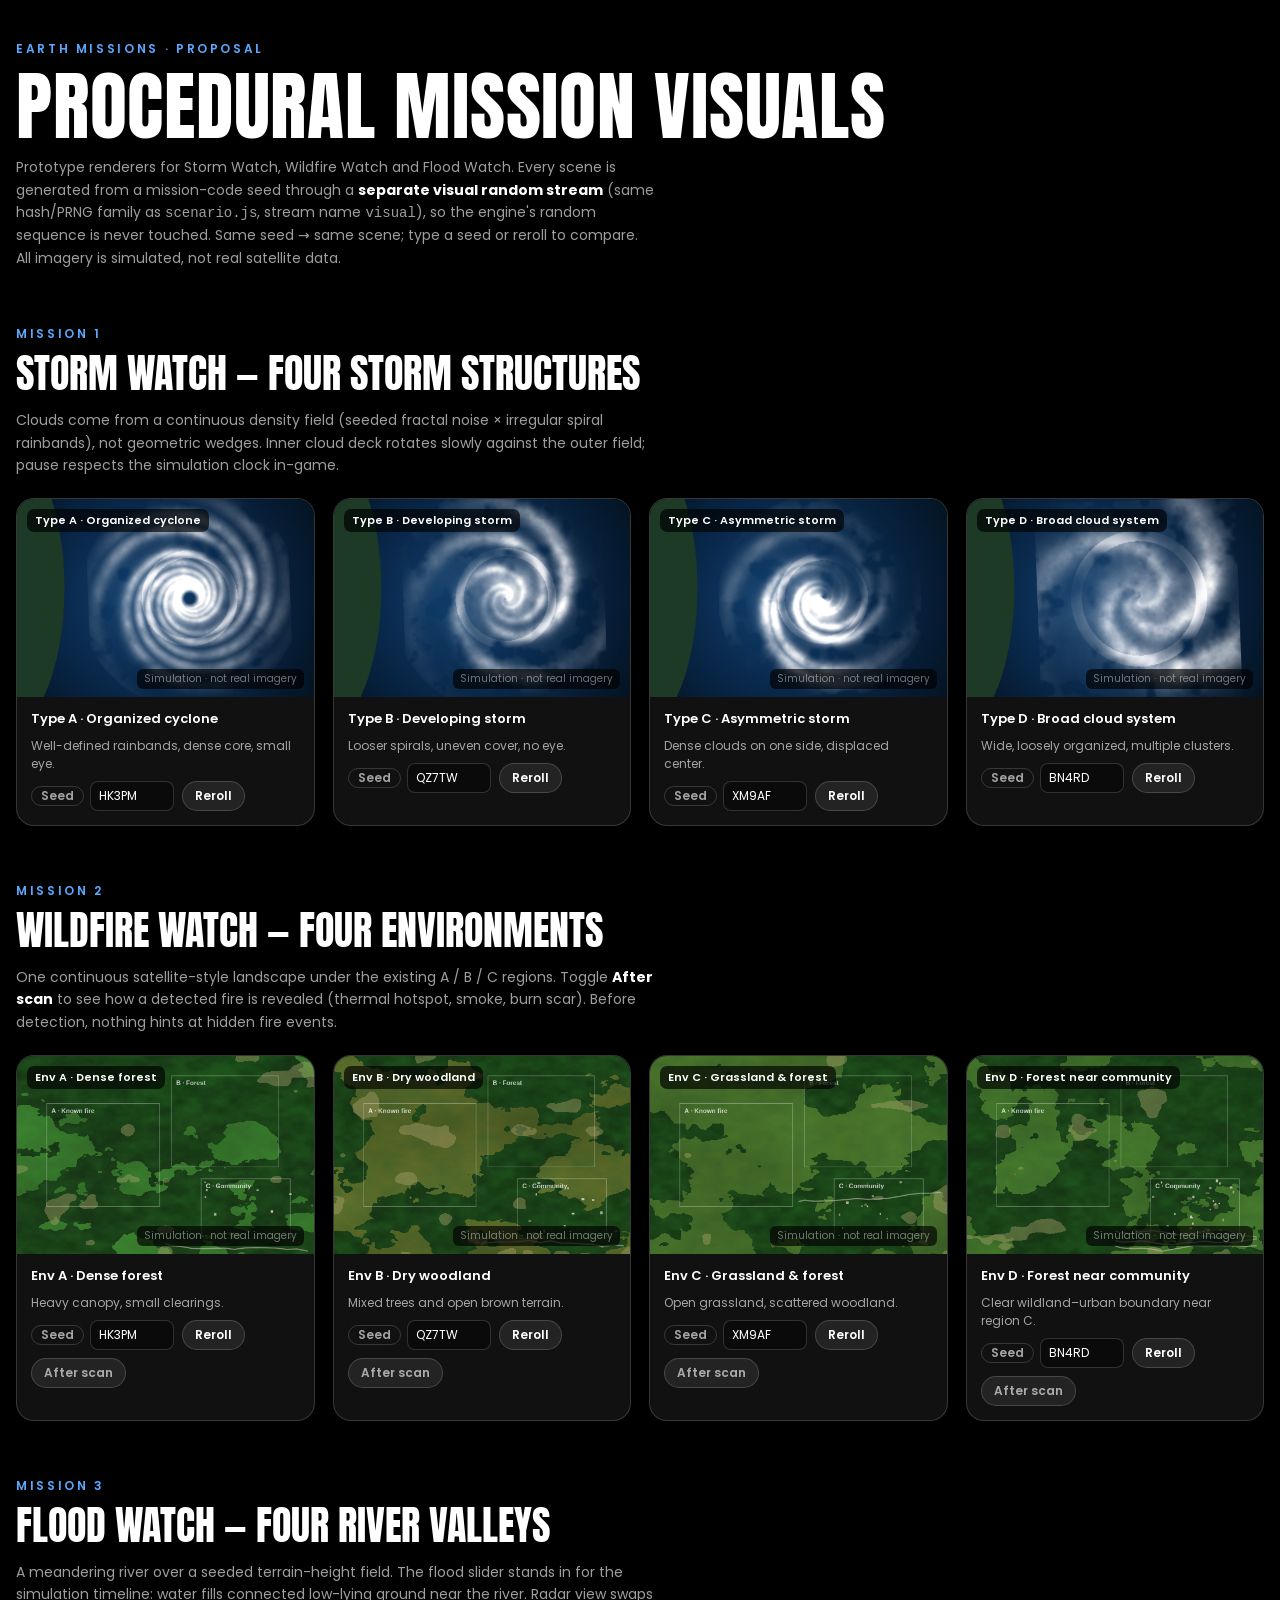
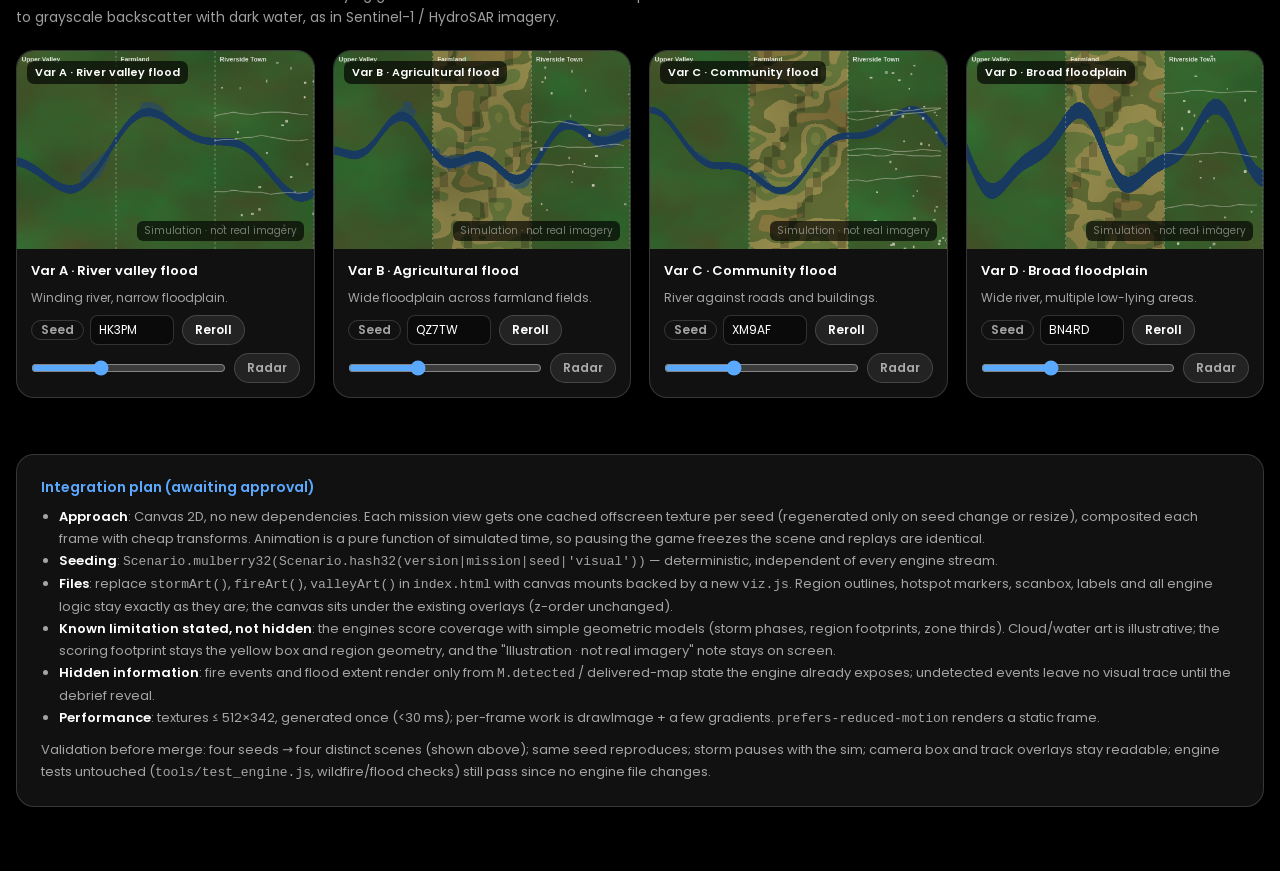
<file: game/viz-prototype.html>
<!DOCTYPE html>
<html lang="en">
<head>
<meta charset="utf-8">
<meta name="viewport" content="width=device-width, initial-scale=1, viewport-fit=cover">
<title>Mission Visual Prototypes</title>
<link href="https://fonts.googleapis.com/css2?family=Anton&family=Poppins:wght@300;400;500;600;700&display=swap" rel="stylesheet">
<style>
/* Layout: dark mission-control gallery — one column of three mission sections, 4 seeded canvas cards each */
:root{
  --bg:#000; --panel:rgba(255,255,255,.065); --line:rgba(255,255,255,.16);
  --text:#fff; --muted:rgba(255,255,255,.62); --dim:rgba(255,255,255,.42);
  --blue:#5aa9ff; --warn:#ffc857; --good:#3ddc97;
  --font-display:Anton,Impact,sans-serif; --font-body:Poppins,system-ui,sans-serif;
  color-scheme:dark;
}
*{box-sizing:border-box;margin:0;padding:0}
body{background:var(--bg);color:var(--text);font-family:var(--font-body);font-size:14px;-webkit-font-smoothing:antialiased;
  padding-left:max(16px,env(safe-area-inset-left,0px));padding-right:max(16px,env(safe-area-inset-right,0px));padding-block:40px 70px}
.wrap{max-width:1250px;margin:0 auto}
.eyebrow{font-size:12px;letter-spacing:.22em;text-transform:uppercase;color:var(--blue);font-weight:600}
h1{font-family:var(--font-display);font-weight:400;text-transform:uppercase;letter-spacing:.01em;line-height:.95;font-size:clamp(40px,6vw,76px);margin:12px 0 14px;text-wrap:balance}
h2{font-family:var(--font-display);font-weight:400;text-transform:uppercase;font-size:clamp(26px,3.4vw,40px);margin:0 0 6px}
.sub{color:var(--muted);max-width:640px;line-height:1.6}
section{margin-top:56px}
.grid{display:grid;grid-template-columns:repeat(auto-fit,minmax(270px,1fr));gap:18px;margin-top:22px}
.card{background:var(--panel);border:1px solid var(--line);border-radius:18px;overflow:hidden}
.card .cv{position:relative;aspect-ratio:3/2;background:#04121f}
.card canvas{position:absolute;inset:0;width:100%;height:100%;display:block}
.card .meta{padding:12px 14px 14px;display:flex;flex-direction:column;gap:8px}
.card .meta b{font-size:13px;font-weight:600}
.card .meta span{font-size:12px;color:var(--muted);line-height:1.5}
.row{display:flex;align-items:center;gap:8px;flex-wrap:wrap}
.seedbox{display:flex;align-items:center;gap:6px}
.seedbox input{width:84px;height:30px;border-radius:8px;border:1px solid var(--line);background:rgba(0,0,0,.4);color:#fff;padding:0 8px;font:inherit;font-size:12px;text-transform:uppercase}
button{font:inherit;color:inherit;cursor:pointer;border:1px solid var(--line);background:rgba(255,255,255,.08);border-radius:999px;height:30px;padding:0 12px;font-size:12px;font-weight:600}
button:hover{background:rgba(255,255,255,.16)}
button[aria-pressed="true"]{background:#fff;color:#000;border-color:#fff}
button:focus-visible,input:focus-visible{outline:2px solid var(--warn);outline-offset:2px}
.chip{display:inline-flex;align-items:center;height:20px;padding:0 9px;border-radius:999px;font-size:11px;font-weight:600;border:1px solid var(--line);color:var(--muted)}
.lbl{position:absolute;left:10px;top:10px;z-index:3;background:#000a;color:#fff;font-size:11px;font-weight:600;padding:3px 8px;border-radius:7px}
.simnote{position:absolute;right:10px;bottom:8px;z-index:3;background:#000a;color:var(--dim);font-size:10px;padding:2px 7px;border-radius:6px}
.notes{background:var(--panel);border:1px solid var(--line);border-radius:18px;padding:22px 24px;margin-top:26px}
.notes h3{font-size:14px;font-weight:600;margin-bottom:8px;color:var(--blue)}
.notes ul{padding-left:18px;color:var(--muted);line-height:1.7;font-size:13px}
.notes li b{color:#fff;font-weight:600}
.notes p{color:var(--muted);line-height:1.7;font-size:13px;margin-top:8px}
input[type=range]{accent-color:var(--blue);flex:1;min-width:90px}
@media(max-width:640px){.grid{grid-template-columns:1fr}}
</style>
</head>
<body>
<div class="wrap">
<div class="eyebrow">Earth Missions · Proposal</div>
<h1>Procedural mission visuals</h1>
<p class="sub">Prototype renderers for Storm Watch, Wildfire Watch and Flood Watch. Every scene is generated from a mission-code seed through a <b style="color:#fff">separate visual random stream</b> (same hash/PRNG family as <code>scenario.js</code>, stream name <code>visual</code>), so the engine's random sequence is never touched. Same seed → same scene; type a seed or reroll to compare. All imagery is simulated, not real satellite data.</p>

<section id="storm">
  <div class="eyebrow">Mission 1</div><h2>Storm Watch — four storm structures</h2>
  <p class="sub">Clouds come from a continuous density field (seeded fractal noise × irregular spiral rainbands), not geometric wedges. Inner cloud deck rotates slowly against the outer field; pause respects the simulation clock in-game.</p>
  <div class="grid" id="stormGrid"></div>
</section>

<section id="fire">
  <div class="eyebrow">Mission 2</div><h2>Wildfire Watch — four environments</h2>
  <p class="sub">One continuous satellite-style landscape under the existing A / B / C regions. Toggle <b style="color:#fff">After scan</b> to see how a detected fire is revealed (thermal hotspot, smoke, burn scar). Before detection, nothing hints at hidden fire events.</p>
  <div class="grid" id="fireGrid"></div>
</section>

<section id="flood">
  <div class="eyebrow">Mission 3</div><h2>Flood Watch — four river valleys</h2>
  <p class="sub">A meandering river over a seeded terrain-height field. The flood slider stands in for the simulation timeline: water fills connected low-lying ground near the river. Radar view swaps to grayscale backscatter with dark water, as in Sentinel-1 / HydroSAR imagery.</p>
  <div class="grid" id="floodGrid"></div>
</section>

<section>
  <div class="notes">
    <h3>Integration plan (awaiting approval)</h3>
    <ul>
      <li><b>Approach</b>: Canvas 2D, no new dependencies. Each mission view gets one cached offscreen texture per seed (regenerated only on seed change or resize), composited each frame with cheap transforms. Animation is a pure function of simulated time, so pausing the game freezes the scene and replays are identical.</li>
      <li><b>Seeding</b>: <code>Scenario.mulberry32(Scenario.hash32(version|mission|seed|'visual'))</code> — deterministic, independent of every engine stream.</li>
      <li><b>Files</b>: replace <code>stormArt()</code>, <code>fireArt()</code>, <code>valleyArt()</code> in <code>index.html</code> with canvas mounts backed by a new <code>viz.js</code>. Region outlines, hotspot markers, scanbox, labels and all engine logic stay exactly as they are; the canvas sits under the existing overlays (z-order unchanged).</li>
      <li><b>Known limitation stated, not hidden</b>: the engines score coverage with simple geometric models (storm phases, region footprints, zone thirds). Cloud/water art is illustrative; the scoring footprint stays the yellow box and region geometry, and the "Illustration · not real imagery" note stays on screen.</li>
      <li><b>Hidden information</b>: fire events and flood extent render only from <code>M.detected</code> / delivered-map state the engine already exposes; undetected events leave no visual trace until the debrief reveal.</li>
      <li><b>Performance</b>: textures ≤ 512×342, generated once (&lt;30 ms); per-frame work is drawImage + a few gradients. <code>prefers-reduced-motion</code> renders a static frame.</li>
    </ul>
    <p>Validation before merge: four seeds → four distinct scenes (shown above); same seed reproduces; storm pauses with the sim; camera box and track overlays stay readable; engine tests untouched (<code>tools/test_engine.js</code>, wildfire/flood checks) still pass since no engine file changes.</p>
  </div>
</section>
</div>

<script>
(function(){
'use strict';
/* ---------- seeded utilities (mirror of scenario.js, 'visual' stream) ---------- */
function hash32(str){let h=2166136261>>>0;for(let i=0;i<str.length;i++){h^=str.charCodeAt(i);h=Math.imul(h,16777619);}return h>>>0;}
function mulberry32(a){return function(){a|=0;a=a+0x6D2B79F5|0;let t=Math.imul(a^a>>>15,1|a);t=t+Math.imul(t^t>>>7,61|t)^t;return((t^t>>>14)>>>0)/4294967296;};}
const vstream=(mission,seed)=>mulberry32(hash32('1.0|'+mission+'|'+seed+'|visual'));
/* integer lattice noise */
function latNoise(seed){
  const h=(x,y)=>{let n=Math.imul(x,374761393)+Math.imul(y,668265263)+seed|0;n=Math.imul(n^n>>>13,1274126177);return((n^n>>>16)>>>0)/4294967296;};
  function n2(x,y){const xi=Math.floor(x),yi=Math.floor(y),xf=x-xi,yf=y-yi,u=xf*xf*(3-2*xf),v=yf*yf*(3-2*yf);
    return h(xi,yi)*(1-u)*(1-v)+h(xi+1,yi)*u*(1-v)+h(xi,yi+1)*(1-u)*v+h(xi+1,yi+1)*u*v;}
  return function fbm(x,y,oct,lac,gain){let a=.5,f=1,s=0,norm=0;oct=oct||4;lac=lac||2;gain=gain||.5;
    for(let o=0;o<oct;o++){s+=a*n2(x*f,y*f);norm+=a;a*=gain;f*=lac;}return s/norm;};
}
const reduce=matchMedia('(prefers-reduced-motion: reduce)').matches;
const ALPH='ABCDEFGHJKLMNPQRSTUVWXYZ23456789';
function randSeed(){let s='';for(let i=0;i<5;i++)s+=ALPH[Math.floor(Math.random()*ALPH.length)];return s;}

/* ---------- card factory ---------- */
function makeCard(grid,title,desc,seed0,extraCtl){
  const card=document.createElement('div');card.className='card';
  card.innerHTML='<div class="cv"><span class="lbl">'+title+'</span><canvas></canvas><span class="simnote">Simulation · not real imagery</span></div>'+
    '<div class="meta"><b>'+title+'</b><span>'+desc+'</span>'+
    '<div class="row"><div class="seedbox"><span class="chip">Seed</span><input value="'+seed0+'" maxlength="5" aria-label="Mission seed for '+title+'"></div>'+
    '<button class="rr">Reroll</button><span class="extra"></span></div></div>';
  grid.appendChild(card);
  const canvas=card.querySelector('canvas'),input=card.querySelector('input');
  canvas.width=510;canvas.height=340;
  if(extraCtl)extraCtl(card.querySelector('.extra'));
  return {card,canvas,input,ctx:canvas.getContext('2d')};
}

/* =================================================================
   STORM — continuous cloud density field with spiral rainbands
   ================================================================= */
const STYPES=[
 {t:'Type A · Organized cyclone',d:'Well-defined rainbands, dense core, small eye.',seed:'HK3PM',arms:5,swirl:5.2,eye:.045,core:1,asym:.12,spread:.95,gaps:.35},
 {t:'Type B · Developing storm',d:'Looser spirals, uneven cover, no eye.',seed:'QZ7TW',arms:3,swirl:3.6,eye:0,core:.72,asym:.3,spread:1,gaps:.55},
 {t:'Type C · Asymmetric storm',d:'Dense clouds on one side, displaced center.',seed:'XM9AF',arms:4,swirl:4.2,eye:0,core:.8,asym:.75,spread:.9,gaps:.5},
 {t:'Type D · Broad cloud system',d:'Wide, loosely organized, multiple clusters.',seed:'BN4RD',arms:3,swirl:2.2,eye:0,core:.55,asym:.25,spread:1.35,gaps:.6}];

function stormTexture(p,seed,W){ // returns {inner,outer} canvases (square W)
  const r0=vstream('storm',seed);
  const fb=latNoise(hash32(seed+'tex')),fb2=latNoise(hash32(seed+'band'));
  const phase=r0()*6.283, cx=.5+(r0()-.5)*p.asym*.14, cy=.5+(r0()-.5)*p.asym*.14, aDir=r0()*6.283;
  const armPh=[];for(let i=0;i<p.arms;i++)armPh.push(i*6.283/p.arms+(r0()-.5)*1.2);
  function density(x,y){ // x,y in 0..1
    const dx=x-cx,dy=y-cy,r=Math.hypot(dx,dy)/(0.5*p.spread);if(r>1.15)return 0;
    const th=Math.atan2(dy,dx);
    const s=th+p.swirl*Math.log(r+.06)+phase;
    let band=0;
    for(let i=0;i<p.arms;i++){let d=(s-armPh[i])%6.283;if(d<0)d+=6.283;d=Math.min(d,6.283-d);
      const w=.5+.5*fb2(r*6+i*7.3,th*1.5+i*3.1,3); // irregular band width/strength along the arm
      band=Math.max(band,Math.exp(-d*d/(2*.32*.32))*w);}
    band*=Math.max(0,1-Math.abs(r-.55)/.65);           // rainband annulus
    const core=p.core*Math.exp(-r*r/(2*.21*.21));
    const outer=.34*Math.max(0,1-r)*fb(x*5+40,y*5+40,3);
    const asy=1+p.asym*Math.cos(th-aDir);
    let dns=(core+band*.9+outer)*asy;
    const tex=fb(x*7,y*7,5,2.1,.55);                   // organic texture + fragmented edges
    dns*=.35+1.05*tex;
    dns-=p.gaps*.35*Math.max(0,fb(x*11+90,y*11+90,3)-.55)*3; // tear gaps in the deck
    if(p.eye){const e=Math.hypot(dx,dy)/p.eye;dns*=Math.min(1,Math.max(0,(e-.55)/.6));}
    return Math.max(0,Math.min(1,dns));
  }
  function layer(test){const c=document.createElement('canvas');c.width=c.height=W;
    const g=c.getContext('2d'),im=g.createImageData(W,W),d=im.data;
    for(let yy=0;yy<W;yy++)for(let xx=0;xx<W;xx++){const x=xx/W,y=yy/W;
      const r=Math.hypot(x-cx,y-cy)/(0.5*p.spread);
      if(!test(r)){continue;}
      const v=density(x,y);if(v<=0)continue;
      const i=(yy*W+xx)*4,b=200+55*Math.min(1,v*1.3);
      d[i]=b;d[i+1]=b;d[i+2]=Math.min(255,b+6);d[i+3]=Math.min(255,v*255);}
    g.putImageData(im,0,0);return c;}
  const inner=layer(r=>r<.5),outer=layer(r=>r>=.42);
  return {inner,outer,cx,cy};
}
STYPES.forEach(p=>{
  const grid=document.getElementById('stormGrid');
  const o=makeCard(grid,p.t,p.d,p.seed);
  let tex=null,run=!reduce,raf=0;
  function gen(){tex=stormTexture(p,o.input.value||p.seed,300);}
  function frame(ts){
    const g=o.ctx,W=o.canvas.width,H=o.canvas.height;
    // ocean + faint land, matching the game's map framing
    const oc=g.createRadialGradient(W*.42,H*.5,40,W*.5,H*.5,W*.62);
    oc.addColorStop(0,'#0f3a66');oc.addColorStop(.55,'#082443');oc.addColorStop(1,'#04121f');
    g.fillStyle=oc;g.fillRect(0,0,W,H);
    g.fillStyle='#1c3a26';g.beginPath();g.ellipse(-W*.06,H*.45,W*.22,H*.75,0,0,7);g.fill();
    const cxp=W*.58,cyp=H*.5,sc=H*1.02,t=reduce?0:ts/1000;
    function draw(c,rot){g.save();g.translate(cxp,cyp);g.rotate(rot);
      g.drawImage(c,-(tex.cx)*sc,-(tex.cy)*sc,sc,sc);g.restore();}
    draw(tex.outer,-t*0.012);draw(tex.inner,-t*0.028); // differential rotation (NH: counter-clockwise; fictional basin)
    if(run)raf=requestAnimationFrame(frame);
  }
  function restart(){cancelAnimationFrame(raf);gen();if(reduce){frame(0);}else{raf=requestAnimationFrame(frame);}}
  o.input.addEventListener('change',()=>{o.input.value=o.input.value.toUpperCase();restart();});
  o.card.querySelector('.rr').addEventListener('click',()=>{o.input.value=randSeed();restart();});
  restart();
});

/* =================================================================
   WILDFIRE — continuous landscape + observation-gated fire reveal
   ================================================================= */
const FTYPES=[
 {t:'Env A · Dense forest',d:'Heavy canopy, small clearings.',seed:'HK3PM',treeBias:.72,dry:0,roads:0},
 {t:'Env B · Dry woodland',d:'Mixed trees and open brown terrain.',seed:'QZ7TW',treeBias:.45,dry:.6,roads:0},
 {t:'Env C · Grassland & forest',d:'Open grassland, scattered woodland.',seed:'XM9AF',treeBias:.3,dry:.3,roads:0},
 {t:'Env D · Forest near community',d:'Clear wildland–urban boundary near region C.',seed:'BN4RD',treeBias:.6,dry:.2,roads:1}];
const FREG={A:{l:.10,t:.24,w:.38,h:.52,n:'A · Known fire'},B:{l:.52,t:.10,w:.36,h:.46,n:'B · Forest'},C:{l:.62,t:.62,w:.30,h:.30,n:'C · Community'}};

function fireScene(p,seed,W,H,after){
  const c=document.createElement('canvas');c.width=W;c.height=H;const g=c.getContext('2d');
  const r0=vstream('fire',seed),fb=latNoise(hash32(seed+'veg')),fh=latNoise(hash32(seed+'hot'));
  const im=g.createImageData(W,H),d=im.data;
  for(let y=0;y<H;y++)for(let x=0;x<W;x++){
    const u=x/W,v=y/H;
    const veg=fb(u*5,v*5,5,2.1,.52), fine=fb(u*22+60,v*22+60,3);
    const shade=.82+.36*fb(u*3+200,v*3+200,3);          // terrain shading
    let R,G,B;
    const forest=veg>(.58-p.treeBias*.28);
    if(forest){const k=.75+.5*fine;R=26*k;G=(52+26*veg)*k;B=24*k;}
    else{const dry=p.dry*(.4+.6*fine);
      R=(52+70*dry)*shade;G=(70+34*(1-dry)+20*fine)*shade;B=(34+8*(1-dry))*shade;}
    // clearings
    if(fb(u*8+500,v*8+500,3)>.74){R=R*.6+70;G=G*.6+66;B=B*.6+44;}
    const i=(y*W+x)*4;d[i]=R;d[i+1]=G;d[i+2]=B;d[i+3]=255;
  }
  g.putImageData(im,0,0);
  // community: roads + buildings near region C (env D heavier)
  const C=FREG.C;
  g.strokeStyle='rgba(205,200,185,.55)';g.lineWidth=2;
  const nR=p.roads?3:1;
  for(let k=0;k<nR;k++){g.beginPath();let yy=(C.t+.1+r0()*C.h*.8)*H;g.moveTo((C.l-.12)*W,yy);
    for(let xx=(C.l-.1)*W;xx<=W;xx+=18){yy+=(r0()-.5)*8;g.lineTo(xx,yy);}g.stroke();}
  const nB=p.roads?26:10;
  for(let k=0;k<nB;k++){g.fillStyle='rgba(222,216,200,'+(0.5+r0()*0.4)+')';
    g.fillRect((C.l+r0()*C.w)*W,(C.t+r0()*C.h)*H,2+r0()*3,2+r0()*3);}
  if(after){ // detected fire in region A: burn scar + hotspot + smoke
    const fx=(FREG.A.l+.35*FREG.A.w+r0()*.3*FREG.A.w)*W, fy=(FREG.A.t+.3*FREG.A.h+r0()*.4*FREG.A.h)*H;
    g.save();
    // burn scar: noise-perturbed dark polygon
    g.beginPath();for(let a=0;a<=24;a++){const th=a/24*6.283;const rr=16+16*fh(Math.cos(th)+3,Math.sin(th)+3,3);
      const px=fx+Math.cos(th)*rr*1.3,py=fy+Math.sin(th)*rr;a?g.lineTo(px,py):g.moveTo(px,py);}g.closePath();
    g.fillStyle='rgba(26,18,14,.78)';g.fill();
    // thermal hotspots: irregular cluster, not one circle
    for(let k=0;k<7;k++){const th=r0()*6.283,rr=r0()*14;const px=fx+Math.cos(th)*rr*1.4,py=fy+Math.sin(th)*rr;
      const gr=g.createRadialGradient(px,py,0,px,py,5+r0()*6);
      gr.addColorStop(0,'rgba(255,240,190,.95)');gr.addColorStop(.45,'rgba(255,130,40,.8)');gr.addColorStop(1,'rgba(255,70,20,0)');
      g.fillStyle=gr;g.beginPath();g.arc(px,py,12,0,7);g.fill();}
    // smoke plume drifting with seeded wind
    const wd=r0()*1.2-2.2; // wind angle (up-right-ish)
    for(let k=0;k<26;k++){const dd=k*7+r0()*5;const px=fx+Math.cos(wd)*dd+(r0()-.5)*k*2.2,py=fy+Math.sin(wd)*dd+(r0()-.5)*k*1.6;
      g.fillStyle='rgba(205,205,210,'+(0.4*(1-k/28))+')';g.beginPath();g.arc(px,py,4+k*1.1,0,7);g.fill();}
    g.restore();
  }
  // region overlays (kept from the live game)
  g.font='600 11px Poppins,sans-serif';
  Object.values(FREG).forEach(r=>{g.strokeStyle='rgba(255,255,255,.35)';g.lineWidth=1;
    g.strokeRect(r.l*W,r.t*H,r.w*W,r.h*H);
    g.fillStyle='rgba(255,255,255,.75)';g.fillText(r.n,r.l*W+8,r.t*H+16);});
  return c;
}
FTYPES.forEach(p=>{
  const grid=document.getElementById('fireGrid');
  let after=false,btn;
  const o=makeCard(grid,p.t,p.d,p.seed,ex=>{btn=document.createElement('button');btn.textContent='After scan';btn.setAttribute('aria-pressed','false');ex.appendChild(btn);});
  function draw(){const s=fireScene(p,o.input.value||p.seed,o.canvas.width,o.canvas.height,after);o.ctx.drawImage(s,0,0);}
  btn.addEventListener('click',()=>{after=!after;btn.setAttribute('aria-pressed',String(after));draw();});
  o.input.addEventListener('change',()=>{o.input.value=o.input.value.toUpperCase();draw();});
  o.card.querySelector('.rr').addEventListener('click',()=>{o.input.value=randSeed();draw();});
  draw();
});

/* =================================================================
   FLOOD — meandering river, height field, progression + radar view
   ================================================================= */
const LTYPES=[
 {t:'Var A · River valley flood',d:'Winding river, narrow floodplain.',seed:'HK3PM',meander:1.2,plain:.16,farm:0,town:.4,wide:0},
 {t:'Var B · Agricultural flood',d:'Wide floodplain across farmland fields.',seed:'QZ7TW',meander:.8,plain:.3,farm:1,town:.4,wide:0},
 {t:'Var C · Community flood',d:'River against roads and buildings.',seed:'XM9AF',meander:1,plain:.2,farm:.4,town:1,wide:0},
 {t:'Var D · Broad floodplain',d:'Wide river, multiple low-lying areas.',seed:'BN4RD',meander:.9,plain:.34,farm:.5,town:.3,wide:1}];
const LZONES=[['Upper Valley',0],['Farmland',1/3],['Riverside Town',2/3]];

function floodScene(p,seed,W,H,level,radar){
  const c=document.createElement('canvas');c.width=W;c.height=H;const g=c.getContext('2d');
  const r0=vstream('flood',seed),fb=latNoise(hash32(seed+'ter'));
  const a1=.10+r0()*.1*p.meander,a2=.05+r0()*.06*p.meander,f1=1.1+r0()*1.2,f2=2.6+r0()*2,p1=r0()*6.283,p2=r0()*6.283;
  const riverY=u=>.5+a1*Math.sin(u*6.283*f1+p1)+a2*Math.sin(u*6.283*f2+p2)+.06*(fb(u*3,9.7,3)-.5);
  const baseW=(p.wide?.035:.016)+r0()*.008;
  const im=g.createImageData(W,H),d=im.data;
  const fields=p.farm>0?latNoise(hash32(seed+'fld')):null;
  for(let y=0;y<H;y++)for(let x=0;x<W;x++){
    const u=x/W,v=y/H;
    const dy=Math.abs(v-riverY(u));
    const terr=fb(u*5+30,v*5+30,5,2.1,.52);
    const height=dy*(1.6-p.plain)+.35*(terr-.5); // valley trough + noise
    const rw=baseW*(0.8+.5*fb(u*7,3.3,3));
    const water=dy<rw, flooded=!water&&height< -.12+level*.34 && dy<.3;
    let R,G,B;
    const shade=.85+.3*fb(u*3+77,v*3+77,3);
    if(u>1/3&&u<2/3&&p.farm&&fields&&!water){ // agricultural strip fields
      const fv=Math.floor(fields(u*9,v*9,2)*6);
      const pal=[[116,124,62],[96,112,56],[136,128,70],[88,98,48],[124,110,58],[104,120,64]][fv%6];
      R=pal[0]*shade;G=pal[1]*shade;B=pal[2]*shade;
      if((Math.floor(u*W/14)+Math.floor(v*H/26))%7===0){R*=.8;G*=.8;B*=.8;} // field boundaries
    } else {
      const veg=terr;R=(40+30*(1-veg))*shade;G=(72+34*veg)*shade;B=(36+10*veg)*shade;
    }
    if(water){R=24;G=58;B=96;}
    else if(flooded){const k=.55;R=R*(1-k)+30*k;G=G*(1-k)+70*k;B=B*(1-k)+120*k;}
    if(radar){ // backscatter: bright rough land, dark smooth water
      const spk=fb(u*60,v*60,2);
      let L=(water||flooded)?14+spk*18:70+terr*120*spk+((u>2/3&&p.town)?30*spk:0);
      R=G=B=L;
    }
    const i=(y*W+x)*4;d[i]=R;d[i+1]=G;d[i+2]=B;d[i+3]=255;
  }
  g.putImageData(im,0,0);
  if(!radar){ // town: roads + buildings in the right third
    g.strokeStyle='rgba(210,205,190,.5)';g.lineWidth=1.6;
    const n=Math.round(2+p.town*3);
    for(let k=0;k<n;k++){g.beginPath();let yy=(0.2+r0()*.6)*H;g.moveTo(W*2/3,yy);
      for(let xx=W*2/3;xx<=W;xx+=16){yy+=(r0()-.5)*7;g.lineTo(xx,yy);}g.stroke();}
    for(let k=0;k<Math.round(14+p.town*26);k++){g.fillStyle='rgba(224,218,204,'+(0.45+r0()*0.4)+')';
      g.fillRect((2/3+r0()/3)*W,r0()*H,2+r0()*3,2+r0()*3);}
  }
  // zone overlays (kept from the live game)
  g.font='600 11px Poppins,sans-serif';
  LZONES.forEach(([n,l])=>{g.strokeStyle='rgba(255,255,255,.3)';g.setLineDash([4,4]);
    g.beginPath();g.moveTo((l+1/3)*W,0);g.lineTo((l+1/3)*W,H);g.stroke();g.setLineDash([]);
    g.fillStyle='rgba(255,255,255,.8)';g.fillText(n,l*W+8,18);});
  return c;
}
LTYPES.forEach(p=>{
  const grid=document.getElementById('floodGrid');
  let level=0.35,radar=false,slider,btn;
  const o=makeCard(grid,p.t,p.d,p.seed,ex=>{
    ex.style.display='flex';ex.style.alignItems='center';ex.style.gap='8px';ex.style.flex='1';
    slider=document.createElement('input');slider.type='range';slider.min='0';slider.max='100';slider.value='35';slider.setAttribute('aria-label','Flood progression');
    btn=document.createElement('button');btn.textContent='Radar';btn.setAttribute('aria-pressed','false');
    ex.appendChild(slider);ex.appendChild(btn);});
  function draw(){const s=floodScene(p,o.input.value||p.seed,o.canvas.width,o.canvas.height,level,radar);o.ctx.drawImage(s,0,0);}
  let pend=0;slider.addEventListener('input',()=>{level=slider.value/100;cancelAnimationFrame(pend);pend=requestAnimationFrame(draw);});
  btn.addEventListener('click',()=>{radar=!radar;btn.setAttribute('aria-pressed',String(radar));draw();});
  o.input.addEventListener('change',()=>{o.input.value=o.input.value.toUpperCase();draw();});
  o.card.querySelector('.rr').addEventListener('click',()=>{o.input.value=randSeed();draw();});
  draw();
});
})();
</script>
</body>
</html>
</file>
<file: game/echo/echo.css>
/* PROJECT ECHO — look and feel. Presentation only.
 * 1. tokens  2. bright story scenes (title, episodes, room, comic, dialogue, notebook)
 * 3. the existing workspaces re-dressed as ECHO's friendly "console screens" (same markup, same controls)
 */
:root{
  --e-ink:#4a3b63;--e-ink2:#6d5d86;--e-cream:#fff6e6;--e-peach:#ffd9bf;--e-coral:#ff8f7a;--e-sun:#ffd166;--e-sky:#6cc4ff;--e-deep:#3b7be0;
  --e-mint:#7fe0c2;--e-teal:#3fbfa8;--e-lav:#b9a5ff;--e-pink:#ffb3c7;
  --e-display:"Baloo 2","Fredoka","Nunito","Trebuchet MS",ui-rounded,system-ui,sans-serif;
  --e-body:"Nunito","Trebuchet MS",ui-rounded,system-ui,sans-serif;
}
body.echo{font-family:var(--e-body);background:#fff1dc}
body.echo #bg{display:none}
body.echo #stepBtn,body.echo #stepPop,body.echo #helpBtn{display:none!important}

/* ---------- shared buttons ---------- */
.eb{display:inline-flex;align-items:center;justify-content:center;gap:8px;min-height:48px;padding:0 24px;border-radius:18px;border:3px solid var(--e-ink);font-family:var(--e-display);font-weight:700;font-size:18px;color:var(--e-ink);background:#fff;box-shadow:0 5px 0 var(--e-ink);cursor:pointer;transition:transform .12s,box-shadow .12s,filter .12s}
.eb:hover{transform:translateY(-2px);box-shadow:0 7px 0 var(--e-ink);filter:brightness(1.05)}
.eb:active{transform:translateY(4px);box-shadow:0 1px 0 var(--e-ink)}
.eb:focus-visible,.eb-icon:focus-visible,.rhot:focus-visible,.eb-link:focus-visible,.room-echo:focus-visible{outline:4px solid #fff;outline-offset:3px;box-shadow:0 0 0 7px var(--e-deep)}
.eb-sun{background:var(--e-sun)}.eb-sky{background:var(--e-sky)}.eb-ghost{background:var(--e-cream)}
.eb-big{min-height:64px;font-size:26px;padding:0 44px;border-radius:24px}
.eb-link{background:none;border:0;font-family:var(--e-display);font-weight:600;font-size:16px;color:var(--e-ink2);text-decoration:underline;cursor:pointer;padding:10px 12px;border-radius:10px}
.eb-icon{width:52px;height:52px;border-radius:16px;border:3px solid var(--e-ink);background:var(--e-cream);box-shadow:0 4px 0 var(--e-ink);display:grid;place-items:center;cursor:pointer;font-size:20px;font-weight:800;color:var(--e-ink);transition:transform .12s}
.eb-icon:hover{transform:translateY(-2px) rotate(-4deg)}.eb-icon svg{width:34px;height:34px}
.et-chip{display:inline-block;padding:2px 12px;border-radius:999px;border:2px solid var(--e-ink);font-family:var(--e-display);font-weight:700;font-size:14px;color:var(--e-ink);background:#fff;margin-left:8px;vertical-align:middle}
.et-chip.ok{background:var(--e-mint)}.et-chip.no{background:var(--e-coral)}.et-chip.mid{background:var(--e-sun)}
.e-logo{display:inline-flex;align-items:baseline;gap:8px;font-family:var(--e-display);color:var(--e-ink)}
.e-logo i{font-style:normal;font-weight:700;font-size:14px;letter-spacing:.2em}.e-logo b{font-weight:800;font-size:28px;color:var(--e-deep);letter-spacing:.02em}

/* ---------- art animation (all inside SVG; switched off for reduced motion) ---------- */
.echo-bird,.echo-dir{width:100%;height:100%;display:block;overflow:visible}
@keyframes e-bob{0%,100%{transform:translateY(0)}50%{transform:translateY(-8px)}}
@keyframes e-spin{to{transform:rotate(-360deg)}}
@keyframes e-tw{0%,100%{opacity:1}50%{opacity:.25}}
@keyframes e-flick{0%,100%{transform:scale(1,1)}50%{transform:scale(.94,1.08)}}
@keyframes e-drift{0%,100%{transform:translate(0,0)}50%{transform:translate(10px,-8px)}}
@keyframes e-wob{0%,100%{transform:translateX(0)}50%{transform:translateX(-12px)}}
@keyframes e-sway{0%,100%{transform:rotate(-3deg)}50%{transform:rotate(3deg)}}
@keyframes e-blink{0%,100%{opacity:1}50%{opacity:.35}}
@keyframes e-ping{0%{opacity:0}30%{opacity:1}100%{opacity:0}}
@keyframes e-pop{0%{transform:scale(0)}70%{transform:scale(1.15)}100%{transform:scale(1)}}
@keyframes e-fly{0%{transform:translate(0,0);opacity:0}15%{opacity:1}100%{transform:translate(300px,130px);opacity:0}}
@keyframes e-conf{0%{transform:translateY(-40px)}100%{transform:translateY(520px)}}
@keyframes e-scan{0%{transform:translateY(0)}100%{transform:translateY(134px)}}
@keyframes e-flap{0%,100%{transform:rotate(0)}50%{transform:rotate(-10deg)}}
.bob,.bobs{animation:e-bob 3.2s ease-in-out infinite}.spin{animation:e-spin 14s linear infinite}.spin.slow{animation-duration:40s}.spin.rev{animation:e-spin 3s linear infinite reverse}
.tw{animation:e-tw 2.4s ease-in-out infinite}.flick{animation:e-flick .5s ease-in-out infinite;transform-box:fill-box;transform-origin:50% 100%}.drift{animation:e-drift 5s ease-in-out infinite}.drift-slow{animation:e-drift 14s ease-in-out infinite}
.wob,.rain{animation:e-wob 4s ease-in-out infinite}.sway{animation:e-sway 4s ease-in-out infinite;transform-box:fill-box;transform-origin:50% 0}
.led,.bulb,.lowbat,.zap,.beam,.holo-beam{animation:e-blink 1.8s ease-in-out infinite}.ping{animation:e-ping 1.6s ease-out infinite}
.pop{animation:e-pop .5s both;transform-box:fill-box;transform-origin:center}.fly{animation:e-fly 1.6s linear infinite}.conf{animation:e-conf 2.6s linear infinite}
.scan{animation:e-scan 2.6s linear infinite}.snap{animation:e-blink 1s steps(2) infinite}.ghost{opacity:.28}
.echo-bird .ew{transform-box:fill-box;transform-origin:100% 50%;animation:e-flap 1.4s ease-in-out infinite}.echo-bird .e-ant{animation:e-blink 1.4s ease-in-out infinite}

/* ---------- title ---------- */
.e-title{position:relative;min-height:100vh;display:grid;place-items:center;overflow:hidden;background:#3a3f9e}
.e-title-art{position:absolute;inset:0}.e-title-art svg,.cm-art{width:100%;height:100%;display:block}
.e-title-card{position:relative;text-align:center;background:var(--e-cream);border:4px solid var(--e-ink);border-radius:36px;box-shadow:0 10px 0 var(--e-ink);padding:34px 54px 30px;max-width:min(560px,92vw);color:var(--e-ink);animation:e-pop .5s both}
.e-kicker{font-family:var(--e-display);font-weight:700;letter-spacing:.14em;text-transform:uppercase;font-size:14px;color:var(--e-ink2)}
.e-logo-big{font-family:var(--e-display);line-height:.9;margin:8px 0 10px}.e-logo-big i{display:block;font-style:normal;font-weight:700;font-size:26px;letter-spacing:.34em;color:var(--e-ink)}
.e-logo-big b{display:block;font-weight:800;font-size:clamp(72px,11vw,120px);color:var(--e-deep);text-shadow:0 6px 0 var(--e-sun)}
.e-title-card p{font-size:19px;font-weight:700;margin-bottom:20px}.e-title-card .eb-link{display:block;margin:10px auto 0}

/* ---------- episodes ---------- */
body.echo[data-scr="missions"]{background:linear-gradient(180deg,#bfe9ff 0,#e9f8ff 45%,#fff1dc 100%)}
.e-missions{padding:18px clamp(16px,4vw,56px) 90px;color:var(--e-ink)}
.e-top{display:flex;align-items:center;gap:14px}
.e-mis-head{display:flex;align-items:center;gap:14px;margin:18px 0 4px}.e-mis-echo{width:92px;height:92px;flex:none;animation:e-bob 3s ease-in-out infinite}
.e-bubble{position:relative;background:#fff;border:3px solid var(--e-ink);border-radius:22px;padding:12px 20px;font-family:var(--e-display);font-weight:700;font-size:22px;box-shadow:0 4px 0 var(--e-ink)}
.e-bubble::before{content:"";position:absolute;left:-12px;top:50%;width:18px;height:18px;background:#fff;border-left:3px solid var(--e-ink);border-bottom:3px solid var(--e-ink);transform:translateY(-50%) rotate(45deg)}
body.echo .e-mis-grid{margin-top:18px;gap:26px}
body.echo .e-ep{background:#fff;border:4px solid var(--e-ink);border-radius:30px;box-shadow:0 8px 0 var(--e-ink);overflow:hidden;color:var(--e-ink);transition:transform .2s}
body.echo .e-ep:hover{transform:translateY(-6px) rotate(-.6deg)}
body.echo .e-ep .art{height:200px;border-bottom:4px solid var(--e-ink)}
body.echo .e-ep .body{padding:16px 22px 22px}
.e-ep-n{font-family:var(--e-display);font-weight:700;font-size:14px;letter-spacing:.06em;text-transform:uppercase;color:var(--e-ink2)}
.e-rec{background:var(--e-sun);border:2px solid var(--e-ink);border-radius:999px;padding:1px 10px;margin-left:6px;color:var(--e-ink);letter-spacing:0;text-transform:none}
body.echo .e-ep h3{font-family:var(--e-display)!important;font-weight:800;font-size:32px;text-transform:none;letter-spacing:0;margin:2px 0 4px;color:var(--e-ink)}
body.echo .e-ep p{color:var(--e-ink2);font-size:16px;font-weight:600;line-height:1.4;margin-bottom:14px}
.e-ep.ep-fire .e-ep-n{color:#c8553d}.e-ep.ep-flood .e-ep-n{color:#2a7fc4}.e-best{font-size:14px;font-weight:700;margin-bottom:10px}

/* ---------- mission room ---------- */
body.echo[data-scr="room"]{background:#ffe3c8;overflow:hidden}
.e-room{min-height:100vh;display:grid;place-items:center;animation:none}
.room-stage{position:relative;width:min(100vw,177.78vh);aspect-ratio:16/9;overflow:hidden;--px:0;--py:0}
.room-svg{position:absolute;inset:0;width:100%;height:100%}
.room-svg .par.p0{transform:translate(calc(var(--px)*-26px),calc(var(--py)*-14px))}.room-svg .par.p1{transform:translate(calc(var(--px)*-8px),0)}.room-svg .par.p2{transform:translate(calc(var(--px)*6px),0)}
.room-svg .par{transition:transform .25s ease-out}
.room-svg .hs{transition:filter .2s}
.room-svg .hs.go{filter:drop-shadow(0 0 10px #fff) drop-shadow(0 0 22px #ffe680);animation:e-glow 1.3s ease-in-out infinite}
@keyframes e-glow{0%,100%{filter:drop-shadow(0 0 6px #fff) drop-shadow(0 0 14px #ffe680)}50%{filter:drop-shadow(0 0 12px #fff) drop-shadow(0 0 34px #ffd84a)}}
.rhot{position:absolute;background:none;border:0;border-radius:24px;cursor:pointer;padding:0;color:var(--e-ink)}
.rhot:hover{background:rgba(255,255,255,.22);box-shadow:inset 0 0 0 4px #fff}
.rhot.is-go{box-shadow:inset 0 0 0 4px rgba(255,255,255,.9);animation:e-ring 1.3s ease-in-out infinite}
@keyframes e-ring{0%,100%{box-shadow:inset 0 0 0 4px rgba(255,255,255,.9),0 0 0 0 rgba(255,214,74,.7)}50%{box-shadow:inset 0 0 0 4px #fff,0 0 0 14px rgba(255,214,74,0)}}
.rhot-lab{position:absolute;left:50%;bottom:-18px;transform:translateX(-50%);white-space:nowrap;background:#fff;border:3px solid var(--e-ink);border-radius:999px;padding:2px 14px;font-family:var(--e-display);font-weight:700;font-size:clamp(12px,1.25vw,17px);box-shadow:0 3px 0 var(--e-ink);opacity:0;transition:opacity .15s;pointer-events:none;z-index:3}
.rhot:hover .rhot-lab,.rhot:focus-visible .rhot-lab,.rhot.is-go .rhot-lab{opacity:1}.rhot.is-go .rhot-lab{background:var(--e-sun)}
.rhot-arrow{position:absolute;left:50%;top:-34px;width:0;height:0;border:16px solid transparent;border-top:22px solid var(--e-coral);transform:translateX(-50%);filter:drop-shadow(0 3px 0 var(--e-ink));animation:e-bob 1s ease-in-out infinite;pointer-events:none}
.rhot-badge{position:absolute;right:-6px;top:-6px;width:34px;height:34px;border-radius:50%;border:3px solid var(--e-ink);display:grid;place-items:center;font-weight:900;font-size:18px;background:var(--e-mint);box-shadow:0 3px 0 var(--e-ink)}.rhot-badge.no{background:var(--e-sun)}
.rhot-tag{position:absolute;left:50%;top:-14px;z-index:2;transform:translateX(-50%);white-space:nowrap;background:var(--e-ink);color:#fff;border-radius:10px;padding:2px 10px;font-weight:800;font-size:clamp(11px,1.05vw,14px);pointer-events:none}
.room-echo{position:absolute;width:9.5%;aspect-ratio:1;background:none;border:0;cursor:pointer;animation:e-bob 2.6s ease-in-out infinite;transition:left .7s cubic-bezier(.4,1.4,.5,1),top .7s cubic-bezier(.4,1.4,.5,1);z-index:4;border-radius:50%}
.room-goal{position:absolute;left:1.6%;top:2.4%;max-width:30%;background:#fffbe9;border:3px solid var(--e-ink);border-radius:26px 26px 26px 8px;box-shadow:0 5px 0 var(--e-ink);padding:10px 18px 12px;font-family:var(--e-display);font-weight:700;font-size:clamp(15px,1.7vw,24px);line-height:1.15;color:var(--e-ink);z-index:5}
.room-goal small{display:block;font-size:.55em;letter-spacing:.1em;text-transform:uppercase;color:var(--e-ink2);margin-bottom:2px}
.room-top{position:absolute;right:1.6%;top:2.4%;display:flex;gap:10px;z-index:5}.room-top .eb{min-height:52px;font-size:16px;padding:0 16px}
.room-steps{position:absolute;left:50%;bottom:2.2%;transform:translateX(-50%);display:flex;align-items:center;gap:6px;background:#fffbe9;border:3px solid var(--e-ink);border-radius:999px;padding:6px 12px;box-shadow:0 4px 0 var(--e-ink);z-index:5;font-family:var(--e-display);font-weight:700;color:var(--e-ink)}
.room-steps span{min-width:30px;height:30px;padding:0 9px;border-radius:999px;display:grid;place-items:center;font-size:14px;background:#efe8f7;color:var(--e-ink2)}
.room-steps span.done{background:var(--e-mint);color:var(--e-ink)}.room-steps span.on{background:var(--e-sun);color:var(--e-ink);box-shadow:0 0 0 3px var(--e-ink)}
.room-steps em{font-style:normal;font-size:12px;letter-spacing:.08em;text-transform:uppercase;color:var(--e-ink2);margin:0 2px 0 8px}

/* ---------- dialogue ---------- */
#echoHost{position:relative;z-index:80}
#echoTalk{position:fixed;inset:0;z-index:84;display:flex;align-items:flex-end;justify-content:center;padding:0 16px 26px;background:linear-gradient(0deg,rgba(74,59,99,.28),rgba(74,59,99,0) 46%)}
#echoTalk[hidden],#echoComic[hidden],#echoNote[hidden],#echoHud[hidden]{display:none}
.et-box{display:flex;align-items:center;gap:16px;width:min(880px,100%);background:#fffbe9;border:4px solid var(--e-ink);border-radius:30px;box-shadow:0 8px 0 var(--e-ink);padding:14px 20px 14px 14px;color:var(--e-ink);animation:e-rise .28s cubic-bezier(.3,1.5,.5,1) both}
@keyframes e-rise{from{transform:translateY(40px);opacity:0}to{transform:none;opacity:1}}
.et-box.dir{background:#eafbf6}
.et-face{width:96px;height:96px;flex:none;border-radius:26px;border:3px solid var(--e-ink);background:#d6f0ff;padding:5px;overflow:hidden}.dir .et-face{background:#ffe9c9}
.et-body{flex:1;min-width:0}.et-name{font-family:var(--e-display);font-weight:800;font-size:15px;letter-spacing:.08em;text-transform:uppercase;color:var(--e-deep)}.dir .et-name{color:#1f8f7c}
.et-text{font-family:var(--e-display);font-weight:600;font-size:clamp(19px,2.2vw,26px);line-height:1.2;margin-top:2px}
.et-btns{display:flex;flex-direction:column;align-items:center;gap:2px}

/* ---------- comic ---------- */
#echoComic{position:fixed;inset:0;z-index:86;background:radial-gradient(circle at 50% 30%,#5a63d8,#2f3288);display:grid;place-items:center;padding:16px}
.ec-wrap{width:min(940px,100%);display:flex;flex-direction:column;gap:12px}
.ec-title{align-self:flex-start;background:var(--e-sun);border:3px solid var(--e-ink);border-radius:14px;padding:2px 16px;font-family:var(--e-display);font-weight:800;font-size:18px;color:var(--e-ink);transform:rotate(-2deg);box-shadow:0 4px 0 var(--e-ink)}
.ec-panel{position:relative;border:5px solid var(--e-ink);border-radius:26px;overflow:hidden;background:#fff;box-shadow:0 10px 0 rgba(20,20,60,.5);animation:e-panel .45s cubic-bezier(.3,1.3,.5,1) both}
@keyframes e-panel{from{transform:translateX(60px) rotate(2deg);opacity:0}to{transform:none;opacity:1}}
.ec-art{aspect-ratio:16/9;max-height:56vh;width:100%}.ec-art svg{animation:e-zoom 9s ease-out both}
@keyframes e-zoom{from{transform:scale(1.08)}to{transform:scale(1)}}
.ec-cap{position:absolute;left:14px;top:14px;max-width:70%;background:#fffbe9;border:3px solid var(--e-ink);border-radius:8px;padding:6px 14px;font-family:var(--e-display);font-weight:700;font-size:clamp(17px,2.1vw,24px);color:var(--e-ink);box-shadow:4px 4px 0 var(--e-ink)}
.ec-say{display:flex;align-items:center;gap:14px;background:#fffbe9;border:4px solid var(--e-ink);border-radius:26px;padding:10px 18px 10px 10px;color:var(--e-ink);animation:e-rise .3s .15s both}
.ec-say .et-face{width:72px;height:72px;border-radius:20px}.ec-say p{font-family:var(--e-display);font-weight:600;font-size:clamp(18px,2vw,23px);line-height:1.2}
.ec-foot{display:flex;align-items:center;gap:10px}.ec-foot .eb-link{color:#fff}
.ec-dots{display:flex;gap:8px}.ec-dots i{width:14px;height:14px;border-radius:50%;background:rgba(255,255,255,.3);border:2px solid #fff}.ec-dots i.on{background:var(--e-sun)}.ec-dots i.done{background:#fff}

/* ---------- notebook ---------- */
#echoNote{position:fixed;inset:0;z-index:88;background:rgba(74,59,99,.5);display:grid;place-items:center;padding:16px}
.en-book{width:min(760px,100%);max-height:88vh;display:flex;flex-direction:column;background:#fffbe9;border:4px solid var(--e-ink);border-radius:28px;box-shadow:0 10px 0 var(--e-ink);color:var(--e-ink);overflow:hidden;animation:e-pop .3s both}
.en-wrap{display:contents}
.en-head{display:flex;align-items:center;gap:12px;padding:14px 18px;background:var(--e-sky);border-bottom:4px solid var(--e-ink)}.en-head h2{flex:1;font-family:var(--e-display);font-weight:800;font-size:26px}.en-ic svg{width:40px;height:40px;display:block}
.en-tabs{display:flex;gap:6px;padding:10px 14px 0;flex-wrap:wrap}.en-tabs button{font-family:var(--e-display);font-weight:700;font-size:16px;color:var(--e-ink);padding:8px 16px;border:3px solid var(--e-ink);border-bottom:0;border-radius:14px 14px 0 0;background:#efe8f7;cursor:pointer}.en-tabs button[aria-selected="true"]{background:var(--e-sun)}
.en-body{padding:16px 20px 20px;overflow:auto;border-top:3px solid var(--e-ink);font-size:16px;line-height:1.5;background:repeating-linear-gradient(#fffbe9 0 31px,#f1e6cf 31px 32px)}
.en-body h3{font-family:var(--e-display);font-weight:800;font-size:22px;margin:6px 0 4px}.en-body h4{font-family:var(--e-display);font-weight:700;font-size:15px;letter-spacing:.06em;text-transform:uppercase;color:var(--e-deep);margin:14px 0 4px}
.en-dim{color:var(--e-ink2);font-size:14px}.en-body code{background:#fff;border:2px solid var(--e-ink);border-radius:8px;padding:1px 8px;font-weight:700}
.en-req{list-style:none;display:grid;gap:6px}.en-req li{display:flex;gap:10px;align-items:center;background:#fff;border:2px solid var(--e-ink);border-radius:12px;padding:6px 12px;font-weight:700}
.en-req i{flex:none;width:26px;height:26px;border-radius:50%;display:grid;place-items:center;font-style:normal;font-weight:900;font-size:14px;background:#efe8f7;border:2px solid var(--e-ink)}.en-req li.ok i{background:var(--e-mint)}.en-req li.no i{background:var(--e-coral)}
.en-tab{width:100%;border-collapse:collapse;margin:6px 0 10px;background:#fff;border:2px solid var(--e-ink)}.en-tab td{padding:6px 10px;border-bottom:1px solid #e3d8c2}
.en-gauges{display:grid;grid-template-columns:1fr 1fr;gap:10px}.en-gauges>div{background:#fff;border:2px solid var(--e-ink);border-radius:12px;padding:8px 12px}.en-gauges span{display:block;font-size:13px;color:var(--e-ink2);font-weight:700}
.en-bar{height:10px;border-radius:99px;background:#efe8f7;border:2px solid var(--e-ink);overflow:hidden;margin-top:4px}.en-bar i{display:block;height:100%;background:var(--e-mint)}
.en-gloss{display:grid;grid-template-columns:140px 1fr;gap:6px 14px}.en-gloss dt{font-family:var(--e-display);font-weight:800}.en-gloss dd{margin:0}
.en-log{background:#fff;border:2px solid var(--e-ink);border-radius:12px;padding:6px 12px;margin-top:6px}.en-log summary{cursor:pointer;font-weight:700}.en-log p{font-size:14px;margin-top:6px}.en-log .et-chip{margin:0 6px 0 0}

/* ---------- ECHO helper on workspaces ---------- */
#echoHud{position:fixed;right:16px;top:16px;z-index:55}
.hud-echo{width:64px;height:64px;flex:none;background:#d6f0ff;border:3px solid var(--e-ink);border-radius:20px;box-shadow:0 4px 0 var(--e-ink);padding:4px;cursor:pointer}
.hud-tip{position:relative;background:#fffbe9;color:var(--e-ink);border:3px solid var(--e-ink);border-radius:18px;padding:8px 14px;font-family:var(--e-display);font-weight:700;font-size:16px;line-height:1.2;box-shadow:0 4px 0 var(--e-ink)}
#echoHud .eb-icon{width:46px;height:46px;flex:none}#echoHud .eb-icon svg{width:28px;height:28px}


/* =====================================================================================
   3. Whole-game theme. Every gameplay screen (goal, builder, launch check, challenges,
      results, final report) is one of ECHO's console screens: same markup, same controls,
      same sizes and geometry. These rules change paint only (colour, type, borders).
      Scoped to body.echo[data-ws], which echo.js sets on every non-story screen.
   ===================================================================================== */
body.echo[data-ws]{background:linear-gradient(165deg,#3a3fa8 0,#4263d2 46%,#2f86c8 100%) fixed;
  --glass:rgba(27,30,96,.55);--glass2:rgba(27,30,96,.7);--line:rgba(255,255,255,.3);--line2:rgba(255,255,255,.6);--muted:rgba(255,255,255,.88);--dim:rgba(255,255,255,.74);
  --blue:#9fdcff;--blue2:#3b9dff;--good:#8be8cb;--warn:#ffd66e;--bad:#ffa494;--r:26px}
body.echo .display,body.echo .panel h2,body.echo .modal h2,body.echo .dhead h3,body.echo .bf-sec h2,body.echo [style*="Anton"],body.echo .cr-hero .out,body.echo .nose .t,body.echo .rv-hero b,body.echo #layer h2,body.echo #layer h3,body.echo #app h1,body.echo #app h2,body.echo #app h3{font-family:var(--e-display)!important;font-weight:800!important;text-transform:none!important;letter-spacing:0!important}
body.echo .eyebrow{font-family:var(--e-display);font-weight:700;color:var(--e-sun);letter-spacing:.14em}
body.echo .glass{backdrop-filter:none;-webkit-backdrop-filter:none;border-width:2.5px;box-shadow:0 7px 0 rgba(20,22,70,.32)}
body.echo .btn{border-radius:16px;font-family:var(--e-display);font-weight:700;border:3px solid var(--e-ink);box-shadow:0 5px 0 rgba(30,22,60,.75);color:var(--e-ink);transition:transform .12s,box-shadow .12s}
body.echo .btn:hover{transform:translateY(-2px)}body.echo .btn:active{transform:translateY(4px);box-shadow:0 1px 0 rgba(30,22,60,.75)}
body.echo .btn.primary,body.echo .btn.primary:hover{background:#fff;color:var(--e-ink)}body.echo .btn.blue,body.echo .btn.blue:hover{background:var(--e-sky);color:var(--e-ink)}body.echo .btn.good{background:var(--e-sun);color:var(--e-ink)}
body.echo .btn.ghost{background:var(--e-cream);color:var(--e-ink);border-color:var(--e-ink)}body.echo .btn.ghost:hover{background:#fff}
body.echo .btn:focus-visible,body.echo .tg:focus-visible,body.echo .opt:focus-visible,body.echo .backbtn:focus-visible{outline:4px solid var(--e-sun);outline-offset:3px}
body.echo .chip.solid{background:var(--e-sun);border-color:var(--e-ink);color:var(--e-ink)}
/* nav bar: a cream sticker strip with ECHO's hint and the notebook */
body.echo .nav-in{background:var(--e-cream);border:3px solid var(--e-ink);border-radius:22px;height:60px;backdrop-filter:none;-webkit-backdrop-filter:none;box-shadow:0 5px 0 rgba(30,22,60,.5);color:var(--e-ink);gap:14px}
body.echo .nav .logo{font-family:var(--e-display);font-size:17px;font-weight:800;letter-spacing:0;text-transform:none;color:var(--e-ink)}
body.echo .nav .logo svg{display:none}
body.echo .nav .chip{color:var(--e-ink2);border-color:var(--e-ink2)}
body.echo .backbtn{height:44px;border-radius:14px;border:3px solid var(--e-ink);background:#fff;color:var(--e-ink);font-family:var(--e-display);font-weight:700;font-size:15px;box-shadow:0 3px 0 rgba(30,22,60,.6)}
body.echo .backbtn:hover{background:var(--e-sun)}
.e-navtip{flex:1;display:flex;align-items:center;justify-content:flex-start!important;gap:10px;min-width:0}
body.echo .nav .steps.e-navtip>*{display:flex}body.echo .nav .steps.e-navtip>.e-navsay{display:block}
.e-navface{width:46px;height:46px;flex:none}
.e-navsay{min-width:0;background:#fff;border:2.5px solid var(--e-ink);border-radius:14px 14px 14px 4px;padding:5px 14px;font-family:var(--e-display);font-weight:700;font-size:15px;line-height:1.3;color:var(--e-ink);white-space:nowrap;overflow:hidden;text-overflow:ellipsis}
.e-navsay b{color:var(--e-deep);margin-right:8px;text-transform:uppercase;font-size:12px;letter-spacing:.08em}
.eb-icon.e-navnote{width:44px;height:44px;border-radius:14px;box-shadow:0 3px 0 var(--e-ink)}.eb-icon.e-navnote svg{width:28px;height:28px}
@media(max-width:900px){.e-navsay b{display:none}body.echo .nav .chip{display:none}}
body.echo .linkback{display:inline-flex;align-items:center;height:44px;padding:0 16px;border-radius:14px;border:3px solid var(--e-ink);background:var(--e-cream);color:var(--e-ink);font-family:var(--e-display);font-weight:700;font-size:15px;letter-spacing:0;text-transform:none;box-shadow:0 4px 0 rgba(30,22,60,.75)}
/* goal cards, builder options */
body.echo .tg{border-width:3px;border-radius:22px;background:rgba(27,30,96,.6);box-shadow:0 6px 0 rgba(20,22,70,.35);transition:transform .15s}
body.echo .tg:hover{transform:translateY(-3px)}
body.echo .tg[aria-checked="true"]{border-color:var(--e-sun);background:rgba(255,209,102,.2);box-shadow:0 6px 0 rgba(20,22,70,.35),0 0 0 3px var(--e-sun) inset}
body.echo .tg[aria-checked="true"] .mark{background:var(--e-sun);border-color:var(--e-sun);color:var(--e-ink)}
body.echo .tg .t{font-family:var(--e-display);font-weight:700}
body.echo .opt,body.echo .part,body.echo .ready{border-width:2.5px;border-radius:18px}
body.echo .opt.on{border-color:var(--e-sun);background:rgba(255,209,102,.16)}body.echo .opt.on .rd{border-color:var(--e-sun)}
body.echo .bar{background:rgba(255,255,255,.22)}
/* dialogs */
body.echo .modal-wrap{background:rgba(42,45,110,.62);backdrop-filter:none;-webkit-backdrop-filter:none}
body.echo .modal,body.echo .modal-wrap>.glass{background:#2b2f86;border:4px solid #fff;border-radius:30px;box-shadow:0 10px 0 rgba(20,22,70,.5)}
body.echo .modal .eyebrow{color:var(--e-sun)}
body.echo .toast{font-family:var(--e-display);border:3px solid var(--e-ink);box-shadow:0 4px 0 var(--e-ink)}
body.echo #xpBtn,body.echo #musicBtn{font-family:var(--e-display);font-weight:700;border:3px solid var(--e-ink);background:var(--e-cream);color:var(--e-ink);border-radius:14px;box-shadow:0 4px 0 var(--e-ink)}
/* the floating XP and music buttons live on the room and episode screens only, so they never cover gameplay controls */
body.echo[data-ws] #xpBtn,body.echo[data-ws] #musicBtn,body.echo[data-scr="title"] #xpBtn,body.echo[data-scr="title"] #musicBtn{display:none}
body.echo .view,body.echo .pad{border-width:3px;border-color:rgba(255,255,255,.55);box-shadow:0 7px 0 rgba(20,22,70,.32)}
body.echo .pad{background:linear-gradient(180deg,#7fc8ff 0,#c9ecff 62%,#9be0b0 62%,#7fd6a0 100%)}
body.echo .pad::before{display:none}
/* live gauges and playback bar */
body.echo .dash .meter .bar i{background-image:linear-gradient(90deg,rgba(255,255,255,.28) 0 50%,transparent 50%);background-size:16px 100%}
body.echo .jrbar{border-radius:99px}
/* Flight Director strip on the launch check */
.er-dir{display:flex;align-items:center;gap:12px;background:#eafbf6;color:var(--e-ink);border:3px solid var(--e-ink);border-radius:20px;padding:8px 14px 8px 8px;margin-bottom:14px}
.er-dir .et-face{width:60px;height:60px;border-radius:16px;background:#ffe9c9}.er-dir p{font-family:var(--e-display);font-weight:600;font-size:18px;color:var(--e-ink)!important;line-height:1.2}.er-dir b{display:block;font-size:13px;letter-spacing:.08em;text-transform:uppercase;color:#1f8f7c}
/* ECHO's one line on the compact report */
.e-rline{display:flex;align-items:center;gap:10px;margin-top:8px;max-width:94%;background:#fffbe9;color:var(--e-ink);border:3px solid var(--e-ink);border-radius:18px 18px 18px 6px;padding:5px 14px 5px 6px;font-family:var(--e-display);font-weight:700;font-size:15px;line-height:1.2;text-align:left}
.e-rface{width:42px;height:42px;flex:none}
/* compact report: side gutter, natural height (no forced tall wrapper) so it fits one laptop screen under the nav bar */
body.echo .cr-wrap{min-height:0;padding:14px clamp(16px,2vw,28px) 18px}
body.echo .cr-hero{min-height:clamp(240px,30vh,320px)}
body.echo .cr-sc{font-size:clamp(64px,7.5vw,88px)}
body.echo .acts-row{justify-content:flex-end;flex-wrap:wrap}
body.echo .cr-try{border-color:var(--e-sun);background:rgba(255,209,102,.14)}
body.echo .cr-bd-btn{color:#fff;text-decoration:underline;min-height:44px}
/* goal screen picture */
.e-brief-art{float:right;width:min(360px,34vw);aspect-ratio:16/9;margin:0 0 14px 24px;border:4px solid #fff;border-radius:24px;overflow:hidden;box-shadow:0 7px 0 rgba(20,22,70,.35)}
.e-brief-art svg{width:100%;height:100%;display:block}
/* story bits */
.e-title-echo{position:absolute;left:50%;top:-150px;width:190px;height:190px;transform:translateX(-50%);animation:e-bob 3s ease-in-out infinite}
.e-title-card{margin-top:120px;padding-top:48px}.e-continue{margin-top:12px}
.e-ep-btns{display:flex;gap:10px;flex-wrap:wrap}
.en-row{display:flex;flex-wrap:wrap;gap:10px}.en-how{padding-left:22px;display:grid;gap:4px}
.rhot[data-hot="comms"] .rhot-tag{left:auto;right:0;top:auto;bottom:-30px;transform:none}
.rhot[data-hot="data"] .rhot-tag{top:-30px}
body.echo[data-scr="room"] #echoHud{display:none}
@media(max-width:820px){.et-face{width:68px;height:68px}.et-box{flex-wrap:wrap}.et-btns{flex-direction:row;margin-left:auto}
  .room-goal{max-width:46%}.room-top .eb{display:none}.room-steps em{display:none}.room-steps span{min-width:24px;height:24px;padding:0 6px;font-size:12px}.en-gloss{grid-template-columns:1fr}.en-gauges{grid-template-columns:1fr}.e-brief-art{float:none;width:100%;margin:10px 0}}
/* room on tall or narrow screens: the scene keeps a comfortable height and scrolls sideways to the glowing object */
@media (max-aspect-ratio:11/10){
  .e-room{display:block;place-items:normal;overflow-x:auto;overflow-y:hidden;height:100vh;-webkit-overflow-scrolling:touch;background:#ffe3c8}
  .room-stage{height:min(100vh,620px);width:calc(min(100vh,620px)*16/9);margin-top:calc((100vh - min(100vh,620px))/2)}
  .room-goal,.room-steps{display:none}.room-top{position:fixed;right:10px;top:10px}
}
@media(prefers-reduced-motion:reduce){body.echo *,body.echo *::before,body.echo *::after{animation:none!important;transition:none!important}}
/* compact report, tightened so score, goals, decisions, suggestion and actions share one laptop screen */
body.echo .cr{gap:12px}body.echo .cr-left,body.echo .cr-right{gap:10px}
body.echo .cr-panel{padding:12px 18px}body.echo .cr-panel h3{margin-bottom:8px;font-size:clamp(18px,1.9vw,22px)}
body.echo .cr-decs{gap:7px}body.echo .cr-dec{padding:8px 14px;font-size:14.5px;line-height:1.35}body.echo .cr-dec b{font-size:16px}body.echo .cr-dec p{margin-top:2px;font-size:14.5px}
body.echo .cr-try .r1{font-size:17px}body.echo .cr-try .r2{font-size:22px;margin-top:4px}body.echo .cr-try .scope{margin-top:4px;font-size:13px}
body.echo .cr-right .cr-panel:last-child{background:none;border:0;box-shadow:none;padding:0 6px}
body.echo .cr-wrap .acts-row{margin-top:8px!important}
body.echo #app [data-a="changeTarget"]{padding:10px 6px;margin:-10px -6px}
body.echo #layer .btn.ghost{background:var(--e-cream)!important;color:var(--e-ink)!important;opacity:1}
/* XP and music: bottom-left on the room and episode screens, below dialogs, clear of ECHO's speech box */
body.echo #xpBtn{left:16px!important;right:auto!important;bottom:60px!important;z-index:30!important}
body.echo #musicBtn{left:16px!important;right:auto!important;bottom:14px!important;z-index:30!important}
#echoTalk{padding-left:150px;padding-right:150px}
@media(max-width:900px){#echoTalk{padding-left:16px;padding-right:16px;padding-bottom:110px}}

/* ---------- Mission Room: the active object. Golden outline close in, soft halo further out, gentle pulse.
   With reduced motion the animation is off and the strong static glow (base filter) stays. ---------- */
.room-svg .hs.go{filter:drop-shadow(0 0 2px #ffb400) drop-shadow(0 0 2px #ffb400) drop-shadow(0 0 3px #ff9d00) drop-shadow(0 0 18px rgba(255,190,0,.95)) drop-shadow(0 0 40px rgba(255,170,0,.7));animation:e-glow2 1.6s ease-in-out infinite}
@keyframes e-glow2{0%,100%{filter:drop-shadow(0 0 2px #ffb400) drop-shadow(0 0 2px #ffb400) drop-shadow(0 0 3px #ff9d00) drop-shadow(0 0 14px rgba(255,190,0,.85)) drop-shadow(0 0 30px rgba(255,170,0,.55))}50%{filter:drop-shadow(0 0 2px #ffb400) drop-shadow(0 0 3px #ffb400) drop-shadow(0 0 4px #ff9d00) drop-shadow(0 0 24px rgba(255,190,0,1)) drop-shadow(0 0 56px rgba(255,160,0,.85))}}
.rhot.is-go{box-shadow:0 0 0 4px #ffc21a,0 0 0 7px rgba(74,59,99,.85),0 0 30px 10px rgba(255,180,0,.45);animation:e-ring2 1.6s ease-in-out infinite}
@keyframes e-ring2{0%,100%{box-shadow:0 0 0 4px #ffc21a,0 0 0 7px rgba(74,59,99,.85),0 0 24px 6px rgba(255,180,0,.4)}50%{box-shadow:0 0 0 5px #ffd23f,0 0 0 8px rgba(74,59,99,.85),0 0 44px 16px rgba(255,180,0,.6)}}
.rhot-arrow{position:absolute;left:50%;top:auto;bottom:calc(100% + 14px);width:clamp(40px,3.4vw,58px);height:auto;border:0;transform:translateX(-50%);filter:drop-shadow(0 4px 0 rgba(74,59,99,.55));animation:e-arrow 1.1s ease-in-out infinite;pointer-events:none;z-index:6}
.rhot-arrow svg{display:block;width:100%;height:auto}
@keyframes e-arrow{0%,100%{transform:translate(-50%,0)}50%{transform:translate(-50%,-10px)}}
.rhot.is-go .rhot-tag{display:none}
/* ---------- Gameplay sidebar: one Mission Overview panel, three sections split by thin lines ---------- */
.ops .dash.mo{padding:14px 18px 16px}
.mo-title{font-family:var(--e-display);font-weight:800;font-size:20px;margin:0 0 4px;color:#fff}
.mo-sec{padding:10px 0 8px;border-top:1px solid rgba(255,255,255,.22)}.mo-sec:first-of-type{border-top:0;padding-top:4px}
.mo-sec>h4,.mo-check .gl-sum h4{font-family:var(--e-display);font-weight:700;font-size:15px;letter-spacing:.06em;text-transform:uppercase;color:var(--e-sun);margin:0 0 6px}
.mo-sec>h4 i,.mo-check .gl-sum h4 i{display:none}
.mo-check details>.gl-sum{margin-bottom:4px}
.mo-sec .meter{margin-top:6px}.mo-sec .meter .top b,.mo .kv b{margin-left:auto;text-align:right}
.mo-extra{margin-top:8px;padding-top:8px;border-top:1px dashed rgba(255,255,255,.18)}
.mo .kv{padding:3px 0}
/* Page background grows with content. The base stylesheet sets html,body{height:100%} and a black html background,
   so content taller than the screen used to spill past the body onto black. The body now grows with its content,
   and html carries the ECHO colour as a fallback behind it. */
html:has(body.echo){background:#fff1dc}
html:has(body.echo[data-ws]){background:linear-gradient(165deg,#3a3fa8 0,#4263d2 46%,#2f86c8 100%) fixed #3a49b8}
html:has(body.echo[data-scr="missions"]){background:#fff1dc}
html:has(body.echo[data-scr="title"]){background:#3a3f9e}
body.echo{height:auto;min-height:100vh;min-height:100dvh}

/* ---------- Kim's speech bubble beside Kim in the Mission Room ---------- */
#echoTalk.near{background:rgba(74,59,99,.12);align-items:flex-start;padding:0}  /* still blocks the room: a click anywhere advances the line */
#echoTalk.near .et-box{position:fixed;pointer-events:auto;border-radius:26px;padding:14px 18px;gap:12px}
#echoTalk.near .et-face{display:none}
#echoTalk.near .et-box::before{content:"";position:absolute;top:26px;width:22px;height:22px;background:inherit;border:4px solid var(--e-ink);transform:rotate(45deg)}
#echoTalk.near .et-box.tail-l::before{left:-15px;border-top:0;border-right:0}
#echoTalk.near .et-box.tail-r::before{right:-15px;border-bottom:0;border-left:0}
#echoTalk.near .et-text{font-size:clamp(18px,1.6vw,22px)}
/* ---------- Change Design always looks like a working button ---------- */
body.echo #layer [data-a="mrrBack"]{opacity:1!important;filter:none!important;pointer-events:auto!important;cursor:pointer;background:var(--e-cream)!important;color:var(--e-ink)!important;border:3px solid var(--e-ink)!important}
/* ---------- deployment: Kim + Next on top of the finished launch scene ---------- */
.e-deploy{position:absolute;left:50%;bottom:clamp(20px,8vh,80px);transform:translateX(-50%);z-index:5;display:flex;align-items:center;gap:14px;width:min(640px,calc(100vw - 32px));background:#fffbe9;color:var(--e-ink);border:4px solid var(--e-ink);border-radius:26px;box-shadow:0 8px 0 var(--e-ink);padding:12px 16px 12px 12px;animation:e-rise .35s both}
.e-deploy .et-face{width:72px;height:72px;border-radius:20px}.e-deploy p{font-family:var(--e-display);font-weight:600;font-size:20px;line-height:1.25}.e-deploy>div:nth-child(2){flex:1}
/* ---------- report: illustrated ending behind the score, bonus goal, folded full report ---------- */
.cr-hero .e-hero-art{position:absolute;inset:0;z-index:0;opacity:.55}.cr-hero .e-hero-art svg{width:100%;height:100%;display:block}
.cr-hero::after{content:"";position:absolute;inset:0;z-index:0;background:linear-gradient(180deg,rgba(20,22,70,.25),rgba(20,22,70,.78))}
.cr-hero>*:not(.e-hero-art){position:relative;z-index:1}
body.echo .cr-bonus .cr-g{background:rgba(0,0,0,.22)}.cr-bv{color:var(--muted);font-size:14px}
.cr-full{margin-top:14px}.cr-full>summary{cursor:pointer;display:inline-flex;align-items:center;gap:8px;min-height:44px;padding:0 18px;border-radius:14px;border:3px solid var(--e-ink);background:var(--e-cream);color:var(--e-ink);font-family:var(--e-display);font-weight:800;font-size:17px;list-style:none;box-shadow:0 4px 0 rgba(30,22,60,.6)}
.cr-full>summary::-webkit-details-marker{display:none}.cr-full>summary::before{content:"▸"}.cr-full[open]>summary::before{content:"▾"}
.cr-full-in{margin-top:14px;display:grid;gap:14px}
#layer .launch:has(.e-deploy) .foot{display:none}
body.echo .cr-decs{align-content:start}

/* ---------- Mission Overview: collapse to the essentials ---------- */
.mo-top{display:flex;align-items:center;gap:10px;margin-bottom:4px}.mo-top .mo-title{flex:1;margin:0}
.mo-tog{min-height:36px;padding:0 12px;border-radius:12px;border:2px solid var(--e-ink);background:var(--e-cream);color:var(--e-ink);font-family:var(--e-display);font-weight:700;font-size:14px;cursor:pointer}
.mo-mini{display:grid;grid-template-columns:1fr 1fr;gap:8px;margin-top:8px}
.mo-mini>div{background:rgba(0,0,0,.22);border-radius:12px;padding:8px 12px}.mo-mini span{display:block;font-size:13.5px;color:var(--muted)}.mo-mini b{font-size:18px}
/* ---------- room tour ---------- */
#echoTour{position:fixed;inset:0;z-index:87}
.tour-ring{position:fixed;border-radius:22px;box-shadow:0 0 0 4px var(--e-sun),0 0 0 9999px rgba(42,32,70,.62);pointer-events:none;transition:all .25s}
.tour-dim{position:fixed;inset:0;background:rgba(42,32,70,.62)}
.tour-card{position:fixed;width:min(420px,calc(100vw - 32px));background:#fffbe9;color:var(--e-ink);border:4px solid var(--e-ink);border-radius:24px;box-shadow:0 8px 0 var(--e-ink);padding:16px 18px;animation:e-rise .25s both}
.tour-k{font-family:var(--e-display);font-weight:700;font-size:13px;letter-spacing:.1em;text-transform:uppercase;color:var(--e-ink2)}
.tour-card h3{font-family:var(--e-display);font-weight:800;font-size:24px;margin:2px 0 4px}.tour-card p{font-size:17px;font-weight:600;line-height:1.4}
.tour-btns{display:flex;align-items:center;gap:8px;margin-top:12px}
/* ---------- My Account ---------- */
#echoAcct{position:fixed;inset:0;z-index:89;background:rgba(74,59,99,.55);display:grid;place-items:center;padding:16px}
#echoAcct[hidden]{display:none}
.en-book.ac{width:min(820px,100%)}
.ac-best{display:grid;grid-template-columns:repeat(3,1fr);gap:10px;margin-bottom:6px}.ac-best>div{background:#fff;border:2px solid var(--e-ink);border-radius:14px;padding:8px 12px}
.ac-best span{display:block;font-weight:700;font-size:14px;color:var(--e-ink2)}.ac-best b{font-family:var(--e-display);font-size:28px;color:var(--e-deep)}.ac-best small{display:block;font-size:13px;color:var(--e-ink2)}
.ac-tab{overflow-x:auto;background:#fff;border:2px solid var(--e-ink);border-radius:12px}.ac-tab table{width:100%;border-collapse:collapse;font-size:14.5px}
.ac-tab th{text-align:left;padding:8px 10px;background:#efe8f7;font-family:var(--e-display);white-space:nowrap}.ac-tab td{padding:7px 10px;border-top:1px solid #e3d8c2;white-space:nowrap}
.ac-new{margin-top:14px}.ac-new label{display:block;font-family:var(--e-display);font-weight:700;font-size:17px;margin-bottom:6px}
.ac-row{display:flex;gap:10px;flex-wrap:wrap}.ac-row input{flex:1;min-width:200px;height:50px;border-radius:14px;border:3px solid var(--e-ink);padding:0 14px;font-size:18px;color:var(--e-ink);background:#fff}
.ac-row input:focus{outline:4px solid var(--e-sun);outline-offset:2px}
.ac-players{display:grid;gap:8px}.ac-players>div{display:flex;align-items:center;gap:10px;background:#fff;border:2px solid var(--e-ink);border-radius:12px;padding:6px 10px}.ac-players b{flex:1}.ac-players span{color:var(--e-ink2);font-weight:700}
.ac-del{display:flex;flex-wrap:wrap;align-items:center;gap:10px;margin:10px 0;padding:10px 12px;border-radius:12px;background:#ffe3dc;border:2px solid #d9402b}
.e-who{font-size:16px;margin:-8px 0 12px}.e-who .eb-link{padding:4px 6px;font-size:16px}
@media(max-width:700px){.ac-best{grid-template-columns:1fr}}

/* ---------- title card: name, account link and buttons each get their own row ---------- */
.e-title-card .e-who{display:flex;flex-wrap:wrap;justify-content:center;align-items:center;gap:4px 12px;margin:0 auto 16px;max-width:100%;font-size:17px;line-height:1.3}
.e-title-card .e-who b{overflow-wrap:anywhere}
.e-title-card .e-who .eb-link{display:inline-flex;align-items:center;min-height:40px;margin:0;font-size:16px}
.e-title-acts{display:flex;flex-direction:column;align-items:center;gap:14px}
.e-title-acts .e-continue{margin-top:0}
.e-title{padding-block:24px}
/* ---------- report: Your Decisions fits its four rows ---------- */
body.echo .cr-right .cr-panel.cr-decs-panel{flex:0 0 auto}
body.echo .cr-right{justify-content:flex-start}
/* engineering details: readable line spacing for the raised text */
body.echo .cr-full-in,body.echo #layer .rv-details .inner{line-height:1.5}
body.echo #layer .rv-details .inner table{font-size:15px}
/* Resume Mission: Continue card (title + mission cards), unfinished list in My Account */
.e-cont{display:grid;grid-template-columns:1fr auto;align-items:center;gap:2px 14px;width:100%;max-width:440px;margin:0 auto 14px;padding:12px 18px;text-align:left;font:inherit;color:var(--e-ink);background:#d9f6ea;border:3px solid var(--e-ink);border-radius:18px;box-shadow:0 5px 0 var(--e-ink);cursor:pointer}
.e-cont:hover{background:#c6f0de}.e-cont:active{transform:translateY(3px);box-shadow:0 2px 0 var(--e-ink)}
.e-cont:focus-visible{outline:4px solid #2459b8;outline-offset:3px}
.e-cont>*{grid-column:1}.e-cont>i{grid-column:2;grid-row:1/span 3;font-style:normal;font-size:28px;font-weight:800;color:#147552}
.e-cont-k{font-family:var(--e-display);font-size:24px;line-height:1.1;color:#147552}
.e-cont b{font-size:18px}.e-cont span:not(.e-cont-k){font-size:16px;font-weight:700;color:var(--e-ink2)}
.e-cont-sm{max-width:none;margin:0 0 10px;padding:10px 14px}.e-cont-sm .e-cont-k{font-size:20px}
.e-savenote{margin:14px auto 0;max-width:440px;padding:10px 14px;border-radius:12px;background:#fff1c9;border:2px solid var(--e-ink);font-size:15px;font-weight:700;line-height:1.4;text-align:left}
.ac-fl{display:grid;gap:8px;margin-bottom:6px}
.ac-fl-row{display:flex;flex-wrap:wrap;align-items:center;gap:8px 12px;background:#fff;border:2px solid var(--e-ink);border-radius:12px;padding:8px 12px}
.ac-fl-row>div{flex:1;min-width:200px;display:flex;flex-direction:column}.ac-fl-row>div span{font-size:15px;font-weight:700;color:var(--e-ink2)}.ac-fl-row>div small{font-size:14px;color:var(--e-ink2)}
.ac-fl-ask{display:flex;flex-wrap:wrap;align-items:center;gap:8px;font-weight:700}
.ac-limit{margin:6px 0 10px;padding:10px 12px;border-radius:12px;background:#ffe3dc;border:2px solid #d9402b;font-weight:700}
/* per-player XP, guest marker, earlier progress */
.ac-xp{display:flex;flex-wrap:wrap;align-items:baseline;gap:4px 16px;margin:0 0 12px;padding:10px 14px;border-radius:14px;background:#fff;border:2px solid var(--e-ink)}
.ac-xp b{font-family:var(--e-display);font-size:24px;color:var(--e-deep)}.ac-xp span{font-size:16px;font-weight:700;color:var(--e-ink2)}
.ac-guest,.e-title-card .e-guest{background:#fff1c9;border:2px solid var(--e-ink);border-radius:12px;padding:8px 12px}
.ac-guest{margin:0 0 12px;font-size:16px;line-height:1.45}
.ac-guestbtn{display:flex;flex-wrap:wrap;align-items:center;gap:8px 12px;margin-top:10px}
.ac-legacy{margin:0 0 14px;padding:12px 14px;border-radius:14px;background:#e6f0ff;border:2px solid var(--e-ink)}
.ac-legacy h3{margin-top:0}.ac-legacy p{font-size:16px;line-height:1.45;margin:4px 0 10px}
.ac-legacy .ac-row{display:flex;flex-wrap:wrap;align-items:center;gap:8px}
.ac-legacy select{font:inherit;font-size:16px;padding:8px 10px;border-radius:10px;border:2px solid var(--e-ink);background:#fff;color:var(--e-ink);min-height:44px}
</file>
<file: game/echo/echo-paper.css>
/* PROJECT ECHO — "paper" theme for the workspaces: cream cards, plum outlines, dark plum text on light
 * surfaces, on the blue ECHO page. Paint only: no size, position or layout of controls, maps or canvases changes.
 * One section per screen. Maps (.view), the score card art and the launch scene keep their dark look. */

/* ===== shared paper tokens (applied per screen below) ===== */
:root{--p-ink:#4a3b63;--p-ink2:#5f4f78;--p-dim:#6e6188;--p-card:#fff6e6;--p-white:#fff;--p-tint:#efe8f7;
  --p-good:#147552;--p-warn:#8a5a00;--p-bad:#b3311e;--p-blue:#2459b8}

/* ===== 1. Satellite builder (build / fbuild / lbuild) ===== */
body.echo:is([data-scr="build"],[data-scr="fbuild"],[data-scr="lbuild"]) #app{
  --text:var(--p-ink);--muted:var(--p-ink2);--dim:var(--p-dim);--line:rgba(74,59,99,.28);--line2:rgba(74,59,99,.55);
  --glass:var(--p-card);--glass2:#fffbe9;--blue:var(--p-blue);--blue2:#3b7be0;--good:var(--p-good);--warn:var(--p-warn);--bad:var(--p-bad);color:var(--p-ink)}
body.echo:is([data-scr$="build"]) .build .glass{background:var(--p-card);border:3px solid var(--p-ink);box-shadow:0 6px 0 rgba(30,22,60,.45);color:var(--p-ink)}
body.echo:is([data-scr$="build"]) .build .panel>h2{color:var(--p-ink)}
body.echo:is([data-scr$="build"]) .md-strip,body.echo:is([data-scr$="build"]) .md-redo{background:#e4f6ff;border:2px solid var(--p-ink);color:var(--p-ink)}
body.echo:is([data-scr$="build"]) .md-strip .h b{color:var(--p-blue)}body.echo:is([data-scr$="build"]) .md-strip button{color:var(--p-blue);text-decoration:underline}
body.echo:is([data-scr$="build"]) .ready{background:#fff;border:2px solid var(--p-ink);color:var(--p-ink)}
body.echo:is([data-scr$="build"]) .ready .bar{background:var(--p-tint);border:1.5px solid rgba(74,59,99,.4)}
body.echo:is([data-scr$="build"]) .ready .chip{background:#d7f5ea;border:2px solid var(--p-ink);color:var(--p-ink)}
body.echo:is([data-scr$="build"]) .ready .chip.bad{background:#ffe0d9}body.echo:is([data-scr$="build"]) .ready .chip.warn{background:#fff0c7}
/* component sections */
body.echo:is([data-scr$="build"]) .bsec,body.echo:is([data-scr$="build"]) .build .part{background:#fffbe9;border:2px solid var(--p-ink);color:var(--p-ink)}
body.echo:is([data-scr$="build"]) .bhead{color:var(--p-ink)}body.echo:is([data-scr$="build"]) .bhead .num{background:var(--p-sun,#ffd166);border:2px solid var(--p-ink);color:var(--p-ink)}
body.echo:is([data-scr$="build"]) .bhead .chev,body.echo:is([data-scr$="build"]) .bhead .sel,body.echo:is([data-scr$="build"]) .bhead .sum{color:var(--p-ink2)}
body.echo:is([data-scr$="build"]) .bq{color:var(--p-ink)}
/* Standard / Advanced cards: white cards, selected = mint with a sun ring */
body.echo:is([data-scr$="build"]) .bcard{background:#fff;border:3px solid var(--p-ink);color:var(--p-ink);box-shadow:0 4px 0 rgba(30,22,60,.35)}
body.echo:is([data-scr$="build"]) .bcard:hover{transform:translateY(-2px)}
body.echo:is([data-scr$="build"]) .bcard[aria-checked="true"]{background:#d7f5ea;border:3px solid var(--p-ink);box-shadow:0 4px 0 rgba(30,22,60,.35),0 0 0 4px var(--e-sun)}
body.echo:is([data-scr$="build"]) .bcard .mark{border:2.5px solid var(--p-ink);color:var(--p-ink)}
body.echo:is([data-scr$="build"]) .bcard[aria-checked="true"] .mark{background:var(--e-sun);border-color:var(--p-ink);color:var(--p-ink)}
body.echo:is([data-scr$="build"]) .bcard .desc{color:var(--p-ink2);opacity:1}
body.echo:is([data-scr$="build"]) .bspecs dt,body.echo:is([data-scr$="build"]) .bcard .tt{color:var(--p-ink2)}body.echo:is([data-scr$="build"]) .bspecs dd{color:var(--p-ink)}
body.echo:is([data-scr$="build"]) .bcard hr,body.echo:is([data-scr$="build"]) .bcard .tt{border-color:rgba(74,59,99,.25)}
body.echo:is([data-scr$="build"]) .btr li.g{color:var(--p-good)}body.echo:is([data-scr$="build"]) .btr li.b{color:var(--p-bad)}
body.echo:is([data-scr$="build"]) .bwarn{background:#fff0c7;border:2px solid var(--p-ink);color:var(--p-ink)}
body.echo:is([data-scr$="build"]) .md-link{background:#fff;border:2px solid rgba(74,59,99,.4);color:var(--p-ink)}
body.echo:is([data-scr$="build"]) .md-link dt{color:var(--p-ink2)}body.echo:is([data-scr$="build"]) .md-link .tg-rel{color:var(--p-blue)}
/* orbit choice (Wildfire) */
body.echo:is([data-scr$="build"]) .tg{background:#fff;border:3px solid var(--p-ink);color:var(--p-ink);box-shadow:0 4px 0 rgba(30,22,60,.35)}
body.echo:is([data-scr$="build"]) .tg[aria-checked="true"]{background:#d7f5ea;box-shadow:0 4px 0 rgba(30,22,60,.35),0 0 0 4px var(--e-sun)}
body.echo:is([data-scr$="build"]) .tg .s,body.echo:is([data-scr$="build"]) .tg .k{color:var(--p-ink2)}
/* rocket preview: the nose-cone list becomes a cream label card on the sky */
body.echo:is([data-scr$="build"]) .nose{background:#fffbe9;border:3px solid var(--p-ink);color:var(--p-ink)}
body.echo:is([data-scr$="build"]) .nose .t{color:var(--p-ink2)}body.echo:is([data-scr$="build"]) .nose .r{border-bottom-color:rgba(74,59,99,.2)}
body.echo:is([data-scr$="build"]) .nose .r b.adv{color:var(--p-blue)}
body.echo:is([data-scr$="build"]) .htp.eh>h4{color:var(--p-ink)}
body.echo:is([data-scr$="build"]) .md-strip[style]{background:#fff!important;border:2px solid var(--p-ink)!important}
body.echo:is([data-scr$="build"]) .md-strip[style] .h b{color:var(--p-ink2)!important}

/* ===== 2. Design Check / readiness review (popup over the Mission Room) ===== */
body.echo #layer [aria-label^="Mission Readiness Review"]{--text:var(--p-ink);--muted:var(--p-ink2);--dim:var(--p-dim);--line:rgba(74,59,99,.28);--line2:rgba(74,59,99,.55);
  --blue:var(--p-blue);--good:var(--p-good);--warn:var(--p-warn);--bad:var(--p-bad);
  background:var(--p-card)!important;border:4px solid var(--p-ink)!important;box-shadow:0 10px 0 rgba(30,22,60,.55)!important;color:var(--p-ink)}
body.echo #layer [aria-label^="Mission Readiness Review"] h2{color:var(--p-ink)}
body.echo #layer [aria-label^="Mission Readiness Review"] .rv-h{color:var(--p-ink2);font-weight:700}
body.echo #layer [aria-label^="Mission Readiness Review"] .rv-pass{background:#d7f5ea;border:2.5px solid var(--p-ink);color:var(--p-ink)}
body.echo #layer [aria-label^="Mission Readiness Review"] .rv-pass span{background:var(--p-good);color:#fff}
body.echo #layer [aria-label^="Mission Readiness Review"] .rv-block{background:#ffe3dc;border:2.5px solid var(--p-ink);color:var(--p-ink)}
body.echo #layer [aria-label^="Mission Readiness Review"] .rv-block b{color:var(--p-bad)}body.echo #layer [aria-label^="Mission Readiness Review"] .rv-block li b{color:var(--p-ink)}
body.echo #layer [aria-label^="Mission Readiness Review"] .rv-flag{color:var(--p-ink)}
body.echo #layer [aria-label^="Mission Readiness Review"] .rv-one{color:var(--p-ink)}
body.echo #layer [aria-label^="Mission Readiness Review"] .rv-watch{background:#fff0c7;border:2px solid var(--p-ink);border-radius:14px;padding:8px 12px;color:var(--p-ink)}
body.echo #layer [aria-label^="Mission Readiness Review"] .rv-details summary{color:var(--p-blue);text-decoration:underline;font-size:15px;min-height:36px;display:flex;align-items:center}
body.echo #layer [aria-label^="Mission Readiness Review"] .rv-scope,body.echo #layer [aria-label^="Mission Readiness Review"] .rv-more{color:var(--p-ink2)}
body.echo #layer [aria-label^="Mission Readiness Review"] .rv-scope b[style],body.echo #layer [aria-label^="Mission Readiness Review"] .rv-tgt b[style]{color:var(--p-ink)!important}
body.echo #layer [aria-label^="Mission Readiness Review"] .rv-tgt{background:#e4f6ff;border:2px solid var(--p-ink);color:var(--p-ink)}
body.echo #layer [aria-label^="Mission Readiness Review"] .xtab{background:#fff;color:var(--p-ink);border:2px solid var(--p-ink);border-radius:12px;overflow:hidden}
body.echo #layer [aria-label^="Mission Readiness Review"] .xtab th{background:var(--p-tint);color:var(--p-ink)}
body.echo #layer [aria-label^="Mission Readiness Review"] .xtab td,body.echo #layer [aria-label^="Mission Readiness Review"] .xtab th{border-color:rgba(74,59,99,.2)}
body.echo #layer [aria-label^="Mission Readiness Review"] .rv-cause{color:#8a4a00}
body.echo #layer [aria-label^="Mission Readiness Review"] .muted{color:var(--p-ink2)}
body.echo #layer [aria-label^="Mission Readiness Review"] [data-a="goLaunch"][disabled]{background:#e4dcef!important;color:#6e6188!important;opacity:1}
.er-dir b,.dir .et-name,.ec-say.dir .et-name{color:#136456!important}

/* ===== 3. Challenge screens (ops / fops / lops) and their task cards ===== */
body.echo:is([data-scr="ops"],[data-scr="fops"],[data-scr="lops"]) #app,body.echo:is([data-scr="ops"],[data-scr="fops"],[data-scr="lops"]) #layer .modal{
  --text:var(--p-ink);--muted:var(--p-ink2);--dim:var(--p-dim);--line:rgba(74,59,99,.3);--line2:rgba(74,59,99,.6);
  --glass:var(--p-card);--glass2:#fffbe9;--blue:var(--p-blue);--blue2:#3b7be0;--good:var(--p-good);--warn:var(--p-warn);--bad:var(--p-bad);color:var(--p-ink)}
/* the map keeps its dark night look and light text */
body.echo:is([data-scr$="ops"]) .ops .view{--text:#fff;--muted:rgba(255,255,255,.86);--dim:rgba(255,255,255,.72);--line:rgba(255,255,255,.3);--line2:rgba(255,255,255,.6);
  --blue:#9fdcff;--good:#8be8cb;--warn:#ffd66e;--bad:#ffa494;color:#fff;border:3px solid var(--p-ink)}
body.echo:is([data-scr$="ops"]) .ops>.glass:not(.view),body.echo:is([data-scr$="ops"]) .ops .side>.glass,body.echo:is([data-scr$="ops"]) .ops .decision{background:var(--p-card);border:3px solid var(--p-ink);box-shadow:0 6px 0 rgba(30,22,60,.45);color:var(--p-ink)}
body.echo:is([data-scr$="ops"]) .ops .decision h3,body.echo:is([data-scr$="ops"]) .ops .decision h4{color:var(--p-ink)}
body.echo:is([data-scr$="ops"]) .dhead .ic{background:#ffe3dc;border:2px solid var(--p-ink);color:var(--p-bad)}
/* option buttons: white chips, selected = mint with a tick */
body.echo:is([data-scr$="ops"]) .opt{background:#fff;border:2.5px solid var(--p-ink);color:var(--p-ink)}
body.echo:is([data-scr$="ops"]) .opt:hover{background:#fffbe9}
body.echo:is([data-scr$="ops"]) .opt.on{background:#d7f5ea;border-color:var(--p-ink);box-shadow:0 0 0 3px var(--e-sun)}
body.echo:is([data-scr$="ops"]) .opt .rd{border-color:var(--p-ink)}body.echo:is([data-scr$="ops"]) .opt.on .rd{border:5px solid var(--p-ink);background:var(--e-sun)}
body.echo:is([data-scr$="ops"]) .opt span{color:var(--p-ink2)}
body.echo:is([data-scr$="ops"]) .seg{background:var(--p-tint);border:2px solid var(--p-ink)}
body.echo:is([data-scr$="ops"]) .seg button{color:var(--p-ink2)}body.echo:is([data-scr$="ops"]) .seg button.on{background:var(--p-ink);color:#fff}
/* results */
body.echo:is([data-scr$="ops"]) .res{color:var(--p-ink);border:2px solid var(--p-ink)}
body.echo:is([data-scr$="ops"]) .res.good{background:#d7f5ea}body.echo:is([data-scr$="ops"]) .res.trade{background:#fff0c7}
body.echo:is([data-scr$="ops"]) .res h4{color:var(--p-ink)!important}
body.echo:is([data-scr$="ops"]) .lesson{color:var(--p-ink2)}
/* playback */
body.echo:is([data-scr$="ops"]) .jrbar{background:var(--p-tint);border:1.5px solid rgba(74,59,99,.4)}
body.echo:is([data-scr$="ops"]) .jrlog{background:#fff;border:2px solid var(--p-ink);color:var(--p-ink)}
body.echo:is([data-scr$="ops"]) .jrlog .sim{color:#8a4a00}
/* sidebar Mission Overview on cream */
body.echo:is([data-scr$="ops"]) .mo-title{color:var(--p-ink)}
body.echo:is([data-scr$="ops"]) .mo-sec{border-top-color:rgba(74,59,99,.22)}
body.echo:is([data-scr$="ops"]) .mo-sec>h4,body.echo:is([data-scr$="ops"]) .mo-check .gl-sum h4{color:var(--p-blue)}
body.echo:is([data-scr$="ops"]) .mo-extra{border-top-color:rgba(74,59,99,.22)}
body.echo:is([data-scr$="ops"]) .mo-mini>div{background:#fff;border:2px solid rgba(74,59,99,.35)}
body.echo:is([data-scr$="ops"]) .side .bar{background:var(--p-tint);border:1.5px solid rgba(74,59,99,.35)}
body.echo:is([data-scr$="ops"]) .mini-globe{border-radius:14px;overflow:hidden}
/* task card popup */
body.echo:is([data-scr$="ops"]) #layer .modal{background:var(--p-card)!important;border:4px solid var(--p-ink)!important;box-shadow:0 10px 0 rgba(30,22,60,.55)!important}
body.echo:is([data-scr$="ops"]) #layer .modal h2{color:var(--p-ink)}body.echo:is([data-scr$="ops"]) #layer .modal .eyebrow{color:var(--p-bad)}
body.echo:is([data-scr$="ops"]) #layer .modal p{color:var(--p-ink2)}
body.echo:is([data-scr$="ops"]) #layer .modal .decide{background:#fff0c7;border:2px solid var(--p-ink);color:var(--p-ink)}body.echo:is([data-scr$="ops"]) #layer .modal .decide b{color:var(--p-ink)}
/* hard-coded light text inside challenge panels (not the map) */
body.echo:is([data-scr$="ops"]) :is(.ops .decision,.ops .side,#layer .modal) :is(b,span)[style*="#fff"]:not(.view *){color:var(--p-ink)!important}
body.echo:is([data-scr$="ops"]) :is(.ops .decision,.ops .side,#layer .modal) [style*="#ff7a7a"]{color:var(--p-bad)!important}
body.echo:is([data-scr$="ops"]) :is(.ops .decision,.ops .side,#layer .modal) [style*="#5fe0a0"]{color:var(--p-good)!important}
body.echo:is([data-scr$="ops"]) :is(.ops .decision,.ops .side,#layer .modal) [style*="#8fa3c4"]{color:var(--p-dim)!important}
body.echo:is([data-scr$="ops"]) :is(.pred,.modal .decide,.tkstrip,.ixprev,.pk .meta) b{color:var(--p-ink)}
body.echo:is([data-scr$="ops"]) .ixstat.bad b,body.echo:is([data-scr$="ops"]) .pk.late .meta b.eta{color:var(--p-bad)}
body.echo:is([data-scr$="ops"]) .ixstat.good b,body.echo:is([data-scr$="ops"]) .pk.ok .meta b.eta{color:var(--p-good)}
body.echo:is([data-scr$="ops"]) .c3warn{background:#ffe3dc;border:2px solid var(--p-ink);color:var(--p-ink)}
body.echo:is([data-scr$="ops"]) .mini{background:#fff;border:2px solid var(--p-ink);color:var(--p-ink)}body.echo:is([data-scr$="ops"]) .mini:hover{background:#fffbe9}
body.echo:is([data-scr$="ops"]) .gl-dot.ok{color:#fff}
body.echo:is([data-scr$="ops"]) #layer .modal :is(b,strong){color:var(--p-ink)}
/* light-on-dark widgets inside the challenge panels, repainted for cream (map widgets inside .view untouched) */
body.echo:is([data-scr$="ops"]) :is(.decision,.side) :is(.ixstat,.pk,.slot,.c3row2,.c3prev,.c3hr,.fmt,.pred,.fbadge,.badge,.tk span,.sx .bar){background:#fff;border:2px solid rgba(74,59,99,.4);color:var(--p-ink)}
body.echo:is([data-scr$="ops"]) :is(.decision,.side) :is(.sg2,.c3tg,.predrow,.fskip){background:var(--p-tint);border:2px solid var(--p-ink);color:var(--p-ink)}
body.echo:is([data-scr$="ops"]) :is(.decision,.side) :is(.sg2,.c3tg,.predrow) button{color:var(--p-ink2)}
body.echo:is([data-scr$="ops"]) :is(.decision,.side) :is(.sg2,.c3tg) button.on,body.echo:is([data-scr$="ops"]) :is(.decision,.side) .predrow button.on{background:var(--p-ink);color:#fff}
body.echo:is([data-scr$="ops"]) :is(.decision,.side) .sg2 button.on.drop{background:#ffd0c6;color:var(--p-ink)}body.echo:is([data-scr$="ops"]) :is(.decision,.side) .sg2 button.on.first{background:#bff0dc;color:var(--p-ink)}
body.echo:is([data-scr$="ops"]) :is(.decision,.side) .c3tg button.on.img{background:var(--p-blue);color:#fff}
body.echo:is([data-scr$="ops"]) :is(.decision,.side) .c3row,body.echo:is([data-scr$="ops"]) :is(.decision,.side) .c3row2 .lab{color:var(--p-ink2)}
body.echo:is([data-scr$="ops"]) :is(.decision,.side) .c3row b{color:var(--p-ink)}
body.echo:is([data-scr$="ops"]) :is(.decision,.side) .c3bat{background:var(--p-tint);border:1px solid rgba(74,59,99,.35)}
body.echo:is([data-scr$="ops"]) :is(.decision,.side) .slot.one{background:#d7f5ea;border-color:var(--p-good)}
body.echo:is([data-scr$="ops"]) .pk.late{border-color:var(--p-bad)}
body.echo:is([data-scr$="ops"]) :is(.decision,.side) :is(input[type=range]){accent-color:var(--p-ink)}
body.echo:is([data-scr$="ops"]) :is(.decision,.side) .call .row button{background:#fff;border:2px solid var(--p-ink);color:var(--p-ink)}

/* ===== 4. Final report (report / freport / lreport) incl. Full Engineering Report and score breakdown ===== */
body.echo:is([data-scr="report"],[data-scr="freport"],[data-scr="lreport"]) #app,body.echo:is([data-scr$="report"]) #layer .modal{
  --text:var(--p-ink);--muted:var(--p-ink2);--dim:var(--p-dim);--line:rgba(74,59,99,.3);--line2:rgba(74,59,99,.6);
  --glass:var(--p-card);--glass2:#fffbe9;--blue:var(--p-blue);--blue2:#3b7be0;--good:var(--p-good);--warn:var(--p-warn);--bad:var(--p-bad);color:var(--p-ink)}
/* the score card keeps its dark illustrated look */
body.echo:is([data-scr$="report"]) .cr-hero{--text:#fff;--muted:rgba(255,255,255,.85);--good:#8be8cb;--warn:#ffd66e;--bad:#ffa494;color:#fff;border:3px solid var(--p-ink)}
body.echo:is([data-scr$="report"]) .cr-panel,body.echo:is([data-scr$="report"]) .cr-full-in>.glass,body.echo:is([data-scr$="report"]) .cr-full-in .panel{background:var(--p-card);border:3px solid var(--p-ink);box-shadow:0 6px 0 rgba(30,22,60,.45);color:var(--p-ink)}
body.echo:is([data-scr$="report"]) .cr-panel h3,body.echo:is([data-scr$="report"]) .cr-full-in h2,body.echo:is([data-scr$="report"]) .cr-full-in h3,body.echo:is([data-scr$="report"]) .cr-full-in h4{color:var(--p-ink)!important}
body.echo:is([data-scr$="report"]) .cr-g,body.echo:is([data-scr$="report"]) .cr-bonus .cr-g,body.echo:is([data-scr$="report"]) .cr-dec{background:#fff;border:2px solid rgba(74,59,99,.35);color:var(--p-ink)}
body.echo:is([data-scr$="report"]) .cr-g.y i{background:var(--p-good);color:#fff}body.echo:is([data-scr$="report"]) .cr-g.n i{background:var(--p-bad);color:#fff}
body.echo:is([data-scr$="report"]) .cr-dec .ch{color:var(--p-blue)}body.echo:is([data-scr$="report"]) .cr-dec p,body.echo:is([data-scr$="report"]) .cr-bv{color:var(--p-ink2)}
body.echo:is([data-scr$="report"]) .cr-try{background:#fff0c7;border:3px solid var(--p-ink)}
body.echo:is([data-scr$="report"]) .cr-try .r1{color:var(--p-ink)}body.echo:is([data-scr$="report"]) .cr-try .r2{color:var(--p-good)}body.echo:is([data-scr$="report"]) .cr-try .scope{color:var(--p-ink2)}
body.echo:is([data-scr$="report"]) .cr-bd-btn{color:#fff}
/* inside the Full Engineering Report: tables and notes on white */
body.echo:is([data-scr$="report"]) .cr-full-in :is(table,.xtab){background:#fff;color:var(--p-ink);border-collapse:collapse}
body.echo:is([data-scr$="report"]) .cr-full-in :is(th){background:var(--p-tint);color:var(--p-ink)}
body.echo:is([data-scr$="report"]) .cr-full-in :is(td,th){border-color:rgba(74,59,99,.2)!important}
body.echo:is([data-scr$="report"]) .cr-full-in :is(b,strong,span,td,div)[style*="#fff"]{color:var(--p-ink)!important}
body.echo:is([data-scr$="report"]) .cr-full-in [style*="color:#cfd8ea"],body.echo:is([data-scr$="report"]) .cr-full-in [style*="color:#cfe0ff"],body.echo:is([data-scr$="report"]) .cr-full-in [style*="#9cc9ff"]{color:var(--p-ink2)!important}
body.echo:is([data-scr$="report"]) .cr-full-in [style*="background:#0"]{background:#fff!important}
body.echo:is([data-scr$="report"]) .cr-full-in textarea{background:#fff!important;color:var(--p-ink)!important;border:2px solid rgba(74,59,99,.4)!important}
body.echo:is([data-scr$="report"]) .cr-full-in :is(.vr-body,.cmp-note,.md-link,.vr-chain div){color:var(--p-ink2)}
body.echo:is([data-scr$="report"]) .cr-full-in .vr-chain div{background:#fff;border-color:rgba(74,59,99,.3)}
body.echo:is([data-scr$="report"]) .cr-full-in .navbtn{background:#fff;color:var(--p-ink);border:2px solid var(--p-ink)}
/* score breakdown popup */
body.echo:is([data-scr$="report"]) #layer .modal{background:var(--p-card)!important;border:4px solid var(--p-ink)!important}
body.echo:is([data-scr$="report"]) #layer .modal h2{color:var(--p-ink)}body.echo:is([data-scr$="report"]) #layer .modal .eyebrow{color:var(--p-blue)}
body.echo:is([data-scr$="report"]) #layer .cr-bd-row{border-bottom-color:rgba(74,59,99,.2)}body.echo:is([data-scr$="report"]) #layer .cr-bd-row b{color:var(--p-ink)}body.echo:is([data-scr$="report"]) #layer .cr-bd-row span{color:var(--p-ink2)}
body.echo:is([data-scr$="report"]) .chain span{color:var(--p-ink2);background:#fff;border:1.5px solid rgba(74,59,99,.35)}
body.echo:is([data-scr$="report"]) .chain span.done{color:var(--p-ink);background:#d7f5ea}body.echo:is([data-scr$="report"]) .chain span.on{color:#fff;background:var(--p-blue);border-color:var(--p-ink)}
body.echo:is([data-scr$="report"]) .cr-full-in .pstars{color:#c28400;text-shadow:0 1px 0 var(--p-ink)}body.echo:is([data-scr$="report"]) .cr-full-in .pstars i{color:rgba(74,59,99,.3)}
body.echo:is([data-scr$="report"]) .cr-full-in span[style*="background:#1f6f43"]{color:#fff!important}
/* nav hint label: darker blue for contrast on white (all screens) */
.e-navsay b{color:var(--p-blue)!important}
body.echo:is([data-scr$="report"]) .cr-full-in .pstars{color:#9a6a00}

/* ===== 5. Briefing, Data & Sources, How to play, Rewind choice, rank and patches: every remaining popup ===== */
body.echo #layer .modal-wrap>.glass,body.echo:is([data-scr="brief"]) #app{
  --text:var(--p-ink);--muted:var(--p-ink2);--dim:var(--p-dim);--line:rgba(74,59,99,.3);--line2:rgba(74,59,99,.6);
  --glass:var(--p-card);--glass2:#fffbe9;--blue:var(--p-blue);--blue2:#3b7be0;--good:var(--p-good);--warn:var(--p-warn);--bad:var(--p-bad);color:var(--p-ink)}
body.echo #layer .modal-wrap>.glass{background:var(--p-card)!important;border:4px solid var(--p-ink)!important;box-shadow:0 10px 0 rgba(30,22,60,.55)!important}
body.echo #layer .modal-wrap>.glass :is(h2,h3,h4){color:var(--p-ink)}
body.echo #layer .modal-wrap>.glass .eyebrow{color:var(--p-blue)}
body.echo #layer .modal-wrap>.glass :is(p,li,td,.muted){color:var(--p-ink2)}
body.echo #layer .modal-wrap>.glass :is(b,strong){color:var(--p-ink)}
body.echo #layer .modal-wrap>.glass :is(b,span,td,div,p)[style*="#fff"]{color:var(--p-ink)!important}
body.echo #layer .modal-wrap>.glass [style*="#cfd8ea"],body.echo #layer .modal-wrap>.glass [style*="#cfe0ff"],body.echo #layer .modal-wrap>.glass [style*="#9cc9ff"]{color:var(--p-ink2)!important}
body.echo #layer .modal-wrap>.glass [style*="background:#0"]{background:#fff!important}
body.echo #layer .modal-wrap>.glass :is(table,.xtab){background:#fff;color:var(--p-ink)}body.echo #layer .modal-wrap>.glass th{background:var(--p-tint);color:var(--p-ink)}
body.echo #layer .modal-wrap>.glass :is(.decide,.how div,.badge,.qz button,.src,.prov,.card){background:#fff;border:2px solid rgba(74,59,99,.35);color:var(--p-ink)}
body.echo #layer .modal-wrap>.glass a{color:var(--p-blue)}
body.echo #layer .modal-wrap>.glass span[style*="background:#1f6f43"]{color:#fff!important}
/* briefing (goal screen) */
body.echo:is([data-scr="brief"]) .brief :is(h1,h2,h3){color:#fff}
body.echo:is([data-scr="brief"]) .brief>.eyebrow,body.echo:is([data-scr="brief"]) .brief .eyebrow{color:var(--e-sun)}
body.echo:is([data-scr="brief"]) .brief .lead,body.echo:is([data-scr="brief"]) .brief>p{color:rgba(255,255,255,.92)}
body.echo:is([data-scr="brief"]) .tg{background:var(--p-card);border:3px solid var(--p-ink);color:var(--p-ink);box-shadow:0 5px 0 rgba(30,22,60,.45)}
body.echo:is([data-scr="brief"]) .tg .t{color:var(--p-ink)}body.echo:is([data-scr="brief"]) .tg :is(.s,.k){color:var(--p-ink2)}
body.echo:is([data-scr="brief"]) .tg[aria-checked="true"]{background:#d7f5ea;border-color:var(--p-ink);box-shadow:0 5px 0 rgba(30,22,60,.45),0 0 0 4px var(--e-sun)}
body.echo:is([data-scr="brief"]) .tg .mark{border:2.5px solid var(--p-ink)}body.echo:is([data-scr="brief"]) .tg[aria-checked="true"] .mark{background:var(--e-sun);border-color:var(--p-ink);color:var(--p-ink)}
body.echo:is([data-scr="brief"]) .bf-more{color:rgba(255,255,255,.9)}body.echo:is([data-scr="brief"]) .bf-more>summary{color:#fff;font-size:16px;min-height:40px}
body.echo:is([data-scr="brief"]) .bf-more[open]{background:var(--p-card);border:3px solid var(--p-ink);border-radius:20px;padding:12px 16px;color:var(--p-ink)}
body.echo:is([data-scr="brief"]) .bf-more[open]>summary{color:var(--p-ink)}
body.echo:is([data-scr="brief"]) .bf-more[open] :is(p,li,div,span){color:var(--p-ink)}
body.echo:is([data-scr="brief"]) .bf-more[open] :is(.bf-card h3,.bf-req b){color:var(--p-blue)}
body.echo:is([data-scr="brief"]) .bf-more[open] .bf-req div{background:#fff;border:2px solid rgba(74,59,99,.3)}
body.echo:is([data-scr="brief"]) .brief>*>p[class*="note"],body.echo:is([data-scr="brief"]) .ar-wrap+p{color:rgba(255,255,255,.9)}
body.echo:is([data-scr="brief"]) .brief [style*="#cfe0ff"],body.echo:is([data-scr="brief"]) .brief [style*="#cfd8ea"]{color:var(--p-ink)!important}
body.echo #layer .modal-wrap>.glass a{color:var(--p-blue)!important}
body.echo #layer .modal-wrap>.glass .cls{color:#fff!important}
body.echo:is([data-scr="brief"]) .tg b{color:var(--p-ink)}
body.echo #layer .cls.A{background:#17704a!important}body.echo #layer .cls.C{background:#6d40d6!important}body.echo #layer .cls.D{background:#7d5410!important}body.echo #layer .cls.B{background:#2459b8!important}
/* briefing: text that sits on the blue page stays light; only the cards are paper */
body.echo:is([data-scr="brief"]) #app{--text:#fff;--muted:rgba(255,255,255,.9);--dim:rgba(255,255,255,.82);color:#fff}
body.echo:is([data-scr="brief"]) :is(.tg,.bf-more[open]){--text:var(--p-ink);--muted:var(--p-ink2);--dim:var(--p-dim)}
/* Storm Watch Challenge 4: ranking cards, Kim's tip, settings, transmission plan */
body.echo .ix.c4{display:flex;flex-direction:column;gap:12px}
body.echo .c4kim{display:flex;gap:12px;align-items:flex-start;padding:12px 14px;border-radius:16px;background:#fff;border:2px solid var(--p-ink);color:var(--p-ink)}
body.echo .c4face{flex:none;width:56px;height:56px}body.echo .c4face svg{width:100%;height:100%}
body.echo .c4kim b{font-family:var(--e-display,inherit);font-size:18px;color:var(--p-blue)}body.echo .c4kim p{margin:4px 0 0;font-size:16px;line-height:1.45;color:var(--p-ink)}
body.echo .c4kim .c4coach{font-weight:700}
body.echo .c4hint{margin:0;font-size:16px;font-weight:800;color:var(--p-ink)}
body.echo .c4why{margin:0;font-size:15px;line-height:1.4;color:var(--p-ink2)}
body.echo .c4q{list-style:none;margin:0;padding:0;display:flex;flex-direction:column;gap:8px}
body.echo .c4c{display:grid;grid-template-columns:34px 44px 1fr auto auto;align-items:center;gap:10px;min-height:60px;padding:6px 10px;border-radius:14px;background:#fff;border:2px solid var(--p-ink);color:var(--p-ink);transition:transform .15s ease,box-shadow .15s}
body.echo .c4q.sorting .c4c:not(.dragging){transition:transform .15s ease}
body.echo .c4c.dragging{transition:none;z-index:5;position:relative;box-shadow:0 10px 24px #4a3b6355;background:#fff8d6;border-color:var(--p-blue)}
body.echo .c4n{display:grid;place-items:center;width:32px;height:32px;border-radius:50%;background:var(--p-ink);color:#fff;font-weight:800;font-size:16px}
body.echo .c4h{width:44px;height:44px;border-radius:10px;border:2px solid var(--p-ink);background:var(--p-tint,#f3ead8);color:var(--p-ink);font-size:22px;cursor:grab;touch-action:none}
body.echo .c4h:active{cursor:grabbing}
body.echo .c4m{display:flex;flex-direction:column;min-width:0}body.echo .c4m b{font-size:17px}body.echo .c4m span{font-size:15px;color:var(--p-ink2)}
body.echo .c4eta{font-size:15px;font-weight:800}body.echo .c4c.ok .c4eta{color:var(--p-good)}body.echo .c4c.late .c4eta{color:var(--p-bad)}
body.echo .c4ud{display:flex;gap:6px}
body.echo .c4b{width:44px;height:44px;border-radius:10px;border:2px solid var(--p-ink);background:#fff;color:var(--p-ink);font-size:20px;font-weight:800;cursor:pointer}
body.echo .c4b:disabled{opacity:.35;cursor:default}
body.echo :is(.c4h,.c4b,.c4all,.c4seg button,.c4det summary):focus-visible{outline:3px solid var(--p-blue);outline-offset:2px}
body.echo .c4more{display:flex;flex-wrap:wrap;align-items:center;gap:6px 12px;font-size:15px;color:var(--p-ink2)}
body.echo .c4all{min-height:40px;padding:6px 14px;border-radius:12px;border:2px solid var(--p-ink);background:#fff;color:var(--p-ink);font:inherit;font-size:16px;font-weight:800;cursor:pointer}
body.echo .c4sets{display:grid;grid-template-columns:repeat(3,1fr);gap:10px}
body.echo .c4set{display:flex;flex-direction:column;gap:6px}
body.echo .c4lab{font-size:15px;font-weight:800;color:var(--p-ink)}
body.echo .c4seg{display:flex;border:2px solid var(--p-ink);border-radius:12px;overflow:hidden;background:#fff}
body.echo .c4seg button{flex:1;min-height:44px;border:0;background:transparent;color:var(--p-ink2);font:inherit;font-size:16px;font-weight:800;cursor:pointer;padding:4px 6px}
body.echo .c4seg button+button{border-left:2px solid var(--p-ink)}
body.echo .c4seg button.on{background:var(--p-ink);color:#fff}
body.echo .c4plan{padding:10px 14px;border-radius:14px;background:#fff;border:2px solid var(--p-ink);color:var(--p-ink)}
body.echo .c4plan h4{margin:0 0 4px;font-size:17px}body.echo .c4plan ul{margin:0;padding-left:20px;font-size:16px;line-height:1.5}
body.echo .c4plan li.good b{color:var(--p-good)}body.echo .c4plan li.bad,body.echo .c4warn{color:var(--p-bad);font-weight:700}
body.echo .c4det{margin-top:4px;font-size:15px}body.echo .c4det summary{cursor:pointer;font-weight:800;color:var(--p-blue)}body.echo .c4det ol{margin:6px 0;padding-left:22px}
body.echo .c4go{display:flex;justify-content:flex-end}
@media(max-width:1000px){body.echo .c4sets{grid-template-columns:1fr}body.echo .c4c{grid-template-columns:30px 44px 1fr auto}body.echo .c4eta{grid-column:3;grid-row:2;font-size:14px}}
/* Kim below "Full Engineering Report": own block, bubble on Kim's right */
body.echo .e-kimhint{display:flex;align-items:center;gap:14px;margin:12px 0 0;background:none;border:0;padding:0}
body.echo .e-kimhint .e-kf{width:112px;height:112px;flex:none}body.echo .e-kimhint .e-kf svg{width:100%;height:100%}
body.echo .e-kimhint .e-kb{position:relative;padding:10px 16px;border-radius:16px;background:#fff;border:2.5px solid var(--p-ink);color:var(--p-ink);font-size:17px;font-weight:800;line-height:1.35;max-width:340px}
body.echo .e-kimhint .e-kb::before{content:"";position:absolute;left:-12px;top:50%;margin-top:-9px;border:9px solid transparent;border-right-color:var(--p-ink);border-left:0}
body.echo .e-kimhint .e-kb::after{content:"";position:absolute;left:-8px;top:50%;margin-top:-7px;border:7px solid transparent;border-right-color:#fff;border-left:0}
@media(max-width:600px){body.echo .e-kimhint .e-kf{width:84px;height:84px}}
/* Kim under Mission Overview during challenges */
body.echo .e-sidekim{display:flex;align-items:flex-start;gap:10px;margin-top:12px}
body.echo .e-sk-face{flex:none;width:64px;height:64px;padding:0;border:0;background:none;cursor:pointer;border-radius:50%}
body.echo .e-sk-face svg{width:100%;height:100%}body.echo .e-sk-face:focus-visible{outline:3px solid var(--p-blue);outline-offset:2px}
body.echo .e-sk-say{position:relative;flex:1;min-width:0;margin:6px 0 0;padding:8px 12px;border-radius:14px;background:var(--p-card);border:2px solid var(--p-ink);color:var(--p-ink);font-size:16px;line-height:1.4}
body.echo .e-sk-say b{display:block;font-size:14px;color:var(--p-blue)}
body.echo .e-sk-say::before{content:"";position:absolute;left:-10px;top:18px;border:8px solid transparent;border-right-color:var(--p-ink);border-left:0}
body.echo .e-navplain:empty{display:none}
/* Kim when Mission Overview is collapsed ("Show all" showing): larger, centred in the free space under the panel */
body.echo .ops .side:has(.mo-closed) .e-sidekim{flex:1;align-items:center;justify-content:center;gap:14px;margin-top:0;min-height:150px;max-height:max(150px,calc(100vh - 470px))}
body.echo .ops .side:has(.mo-closed) .e-sk-face{width:132px;height:132px}
body.echo .ops .side:has(.mo-closed) .e-sk-say{flex:0 1 auto;margin:0;padding:12px 16px;font-size:18px;border-width:2.5px;border-radius:16px}
body.echo .ops .side:has(.mo-closed) .e-sk-say b{font-size:15px}
body.echo .ops .side:has(.mo-closed) .e-sk-say::before{top:50%;margin-top:-8px}
@media(max-width:1060px){body.echo .ops .side:has(.mo-closed) .e-sidekim{max-height:none}}
/* Challenge 1 spotlight guide: Kim moves beside the lit part of the screen */
body.echo.og-on .e-sidekim{visibility:hidden}
#echoTour .og{position:fixed;display:flex;flex-direction:column;gap:12px;transition:left .3s ease,top .3s ease}
#echoTour .og-face{flex:none;width:124px;height:124px;filter:drop-shadow(0 4px 0 rgba(30,22,60,.45))}#echoTour .og-face svg{width:100%;height:100%}
#echoTour .og-right .og-face{align-self:flex-start}#echoTour .og-left .og-face{align-self:flex-end}
#echoTour :is(.og-below,.og-above,.og-over) .og-face{align-self:center}
#echoTour .og-card{position:relative;width:auto;animation:none}
#echoTour .og-card::before{content:"";position:absolute;top:-13px;left:50px;width:18px;height:18px;background:inherit;border:4px solid var(--e-ink);border-right:0;border-bottom:0;transform:rotate(45deg)}
#echoTour .og-left .og-card::before{left:auto;right:50px}#echoTour :is(.og-below,.og-above,.og-over) .og-card::before{left:calc(50% - 11px)}
#echoTour .og-card p b{font-weight:800}
@media(max-width:600px){#echoTour .og-face{width:88px;height:88px}#echoTour .og-card::before{left:32px}}
@media(prefers-reduced-motion:reduce){#echoTour .og,#echoTour .tour-ring{transition:none}}
#echoTour:has(.og) .tour-ring{box-shadow:0 0 0 4px var(--e-sun),0 0 0 9999px rgba(24,18,48,.8)}
#echoTour .og-above{flex-direction:column-reverse}
#echoTour .og-above .og-card::before{top:auto;bottom:-13px;transform:rotate(225deg)}
/* sliders on the cream panels: the track was white-on-cream and could not be seen */
body.echo:is([data-scr$="ops"]) :is(.decision,.side) input[type=range]::-webkit-slider-runnable-track{background:#d9cdbb;box-shadow:inset 0 0 0 2px var(--p-ink)}
body.echo:is([data-scr$="ops"]) :is(.decision,.side) input[type=range]::-moz-range-track{background:#d9cdbb;box-shadow:inset 0 0 0 2px var(--p-ink)}
body.echo:is([data-scr$="ops"]) :is(.decision,.side) input[type=range]::-webkit-slider-thumb{border-color:var(--p-ink)}
body.echo:is([data-scr$="ops"]) :is(.decision,.side) input[type=range]::-moz-range-thumb{border-color:var(--p-ink)}
</file>
